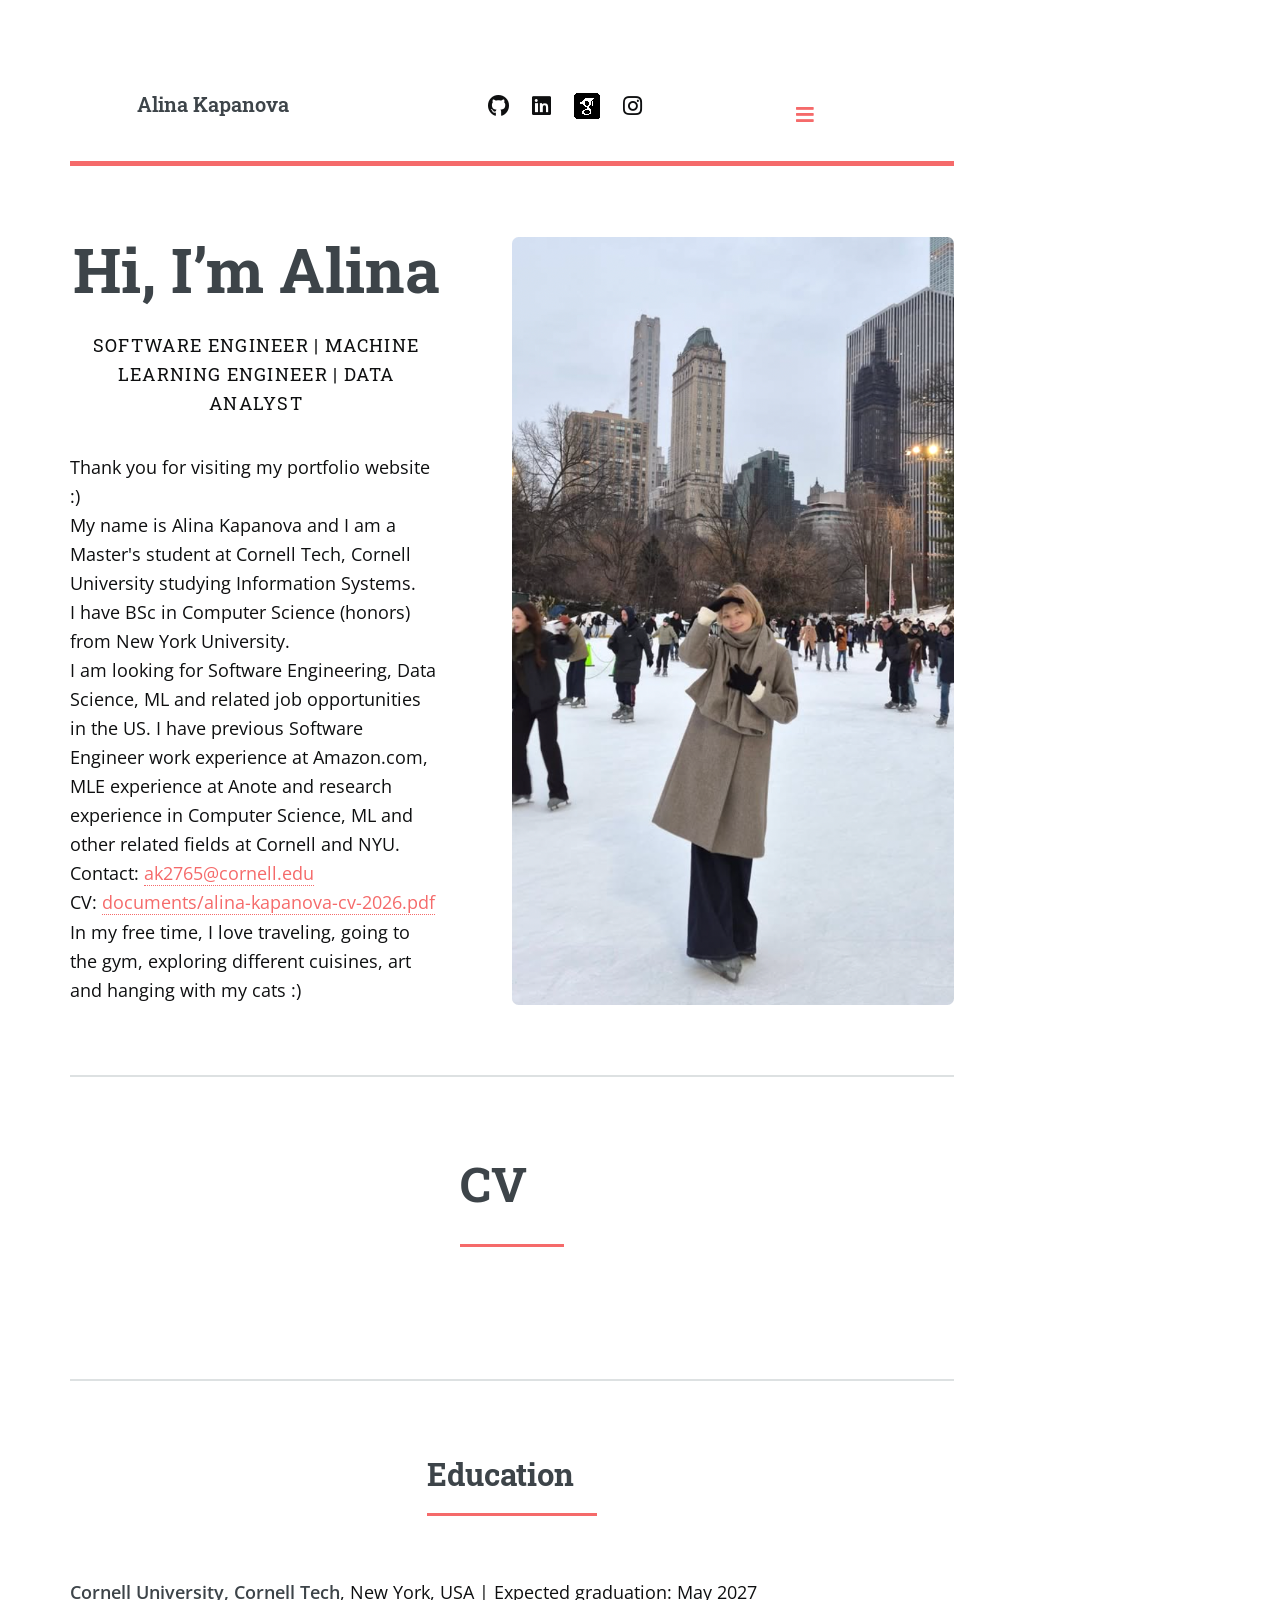
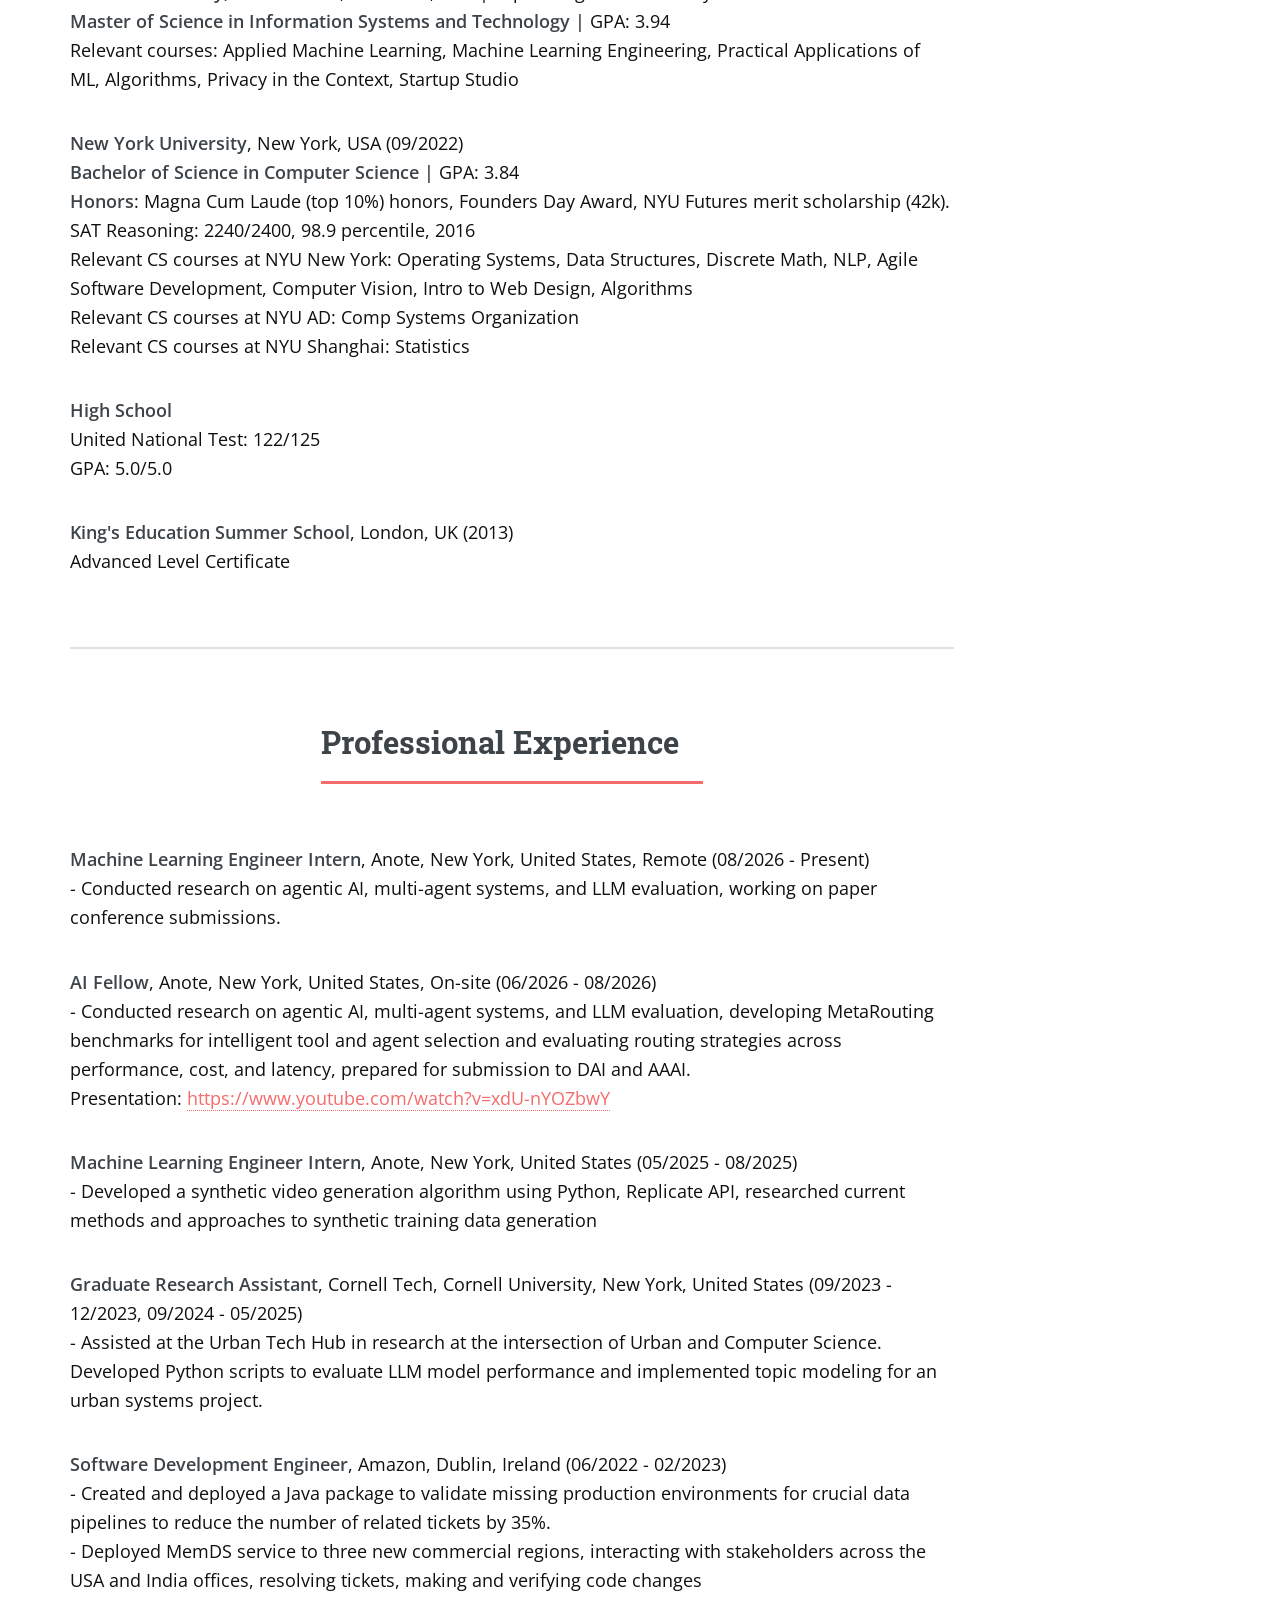
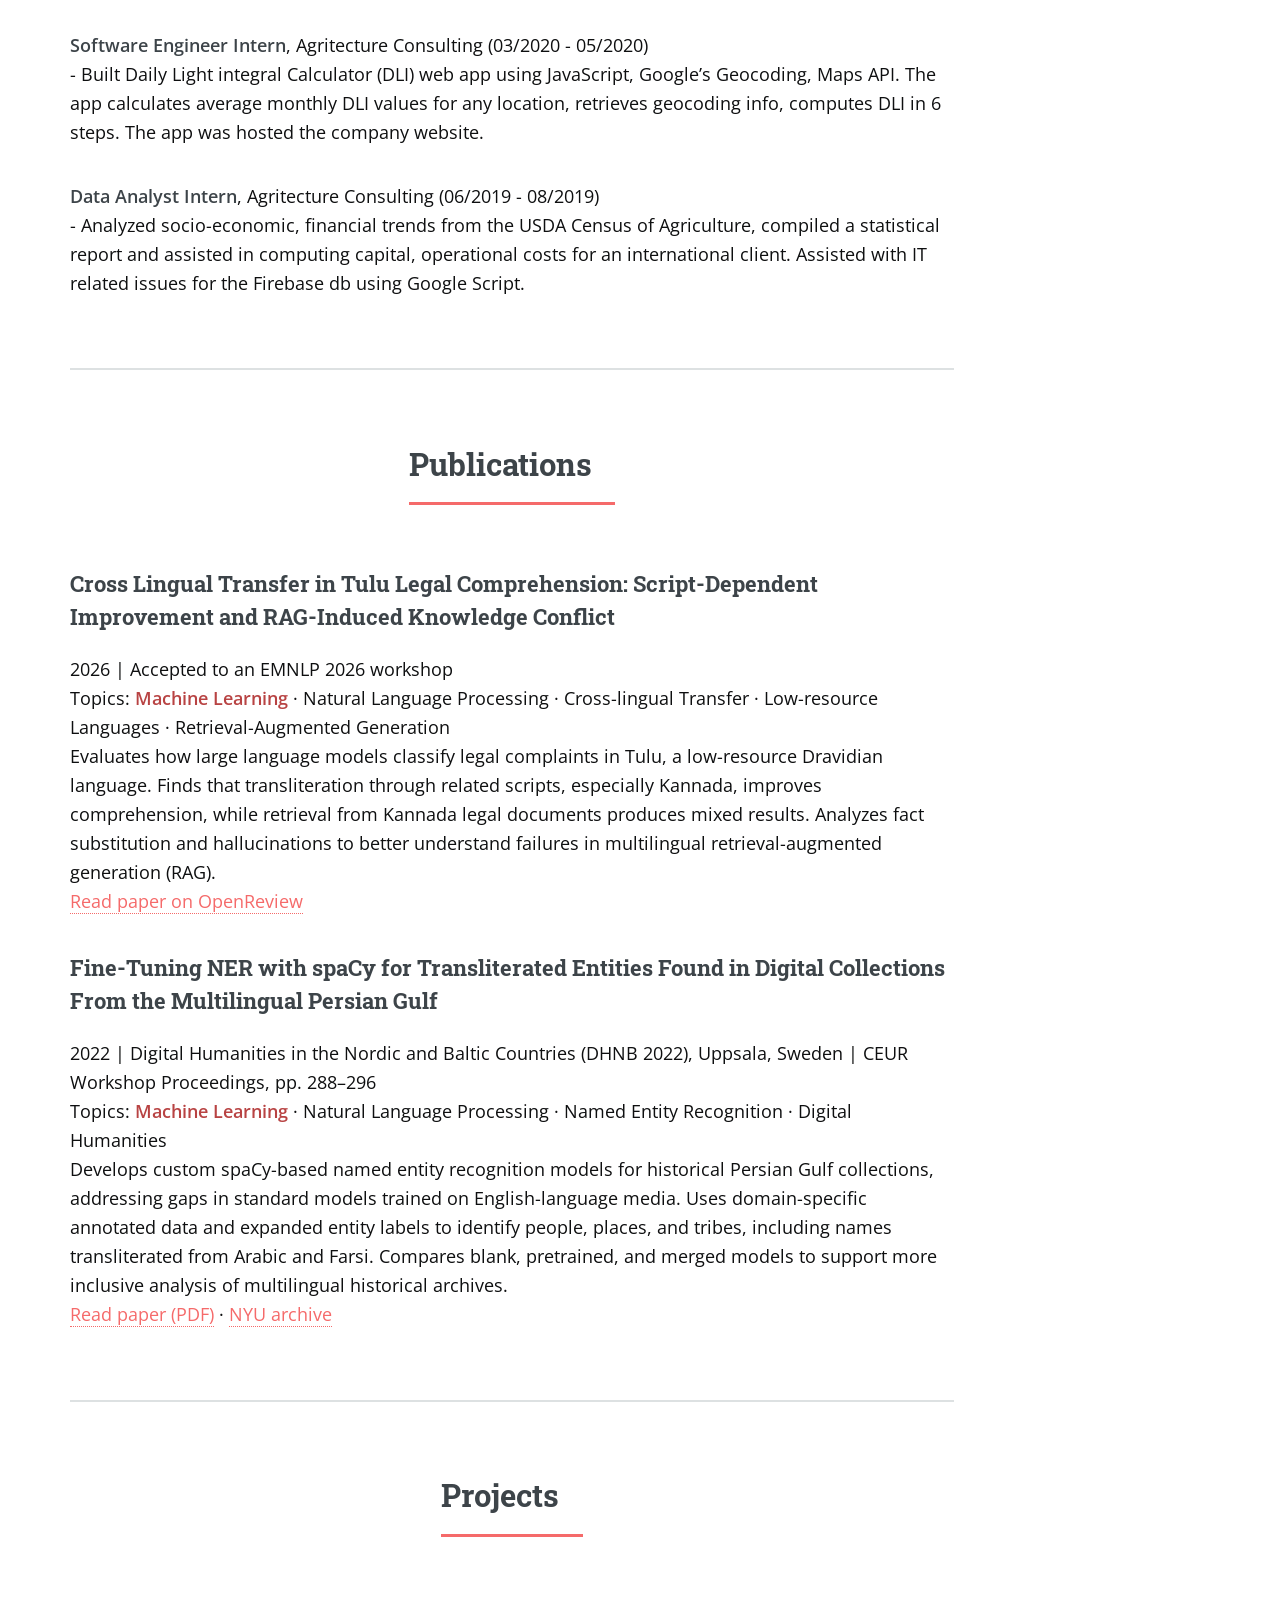
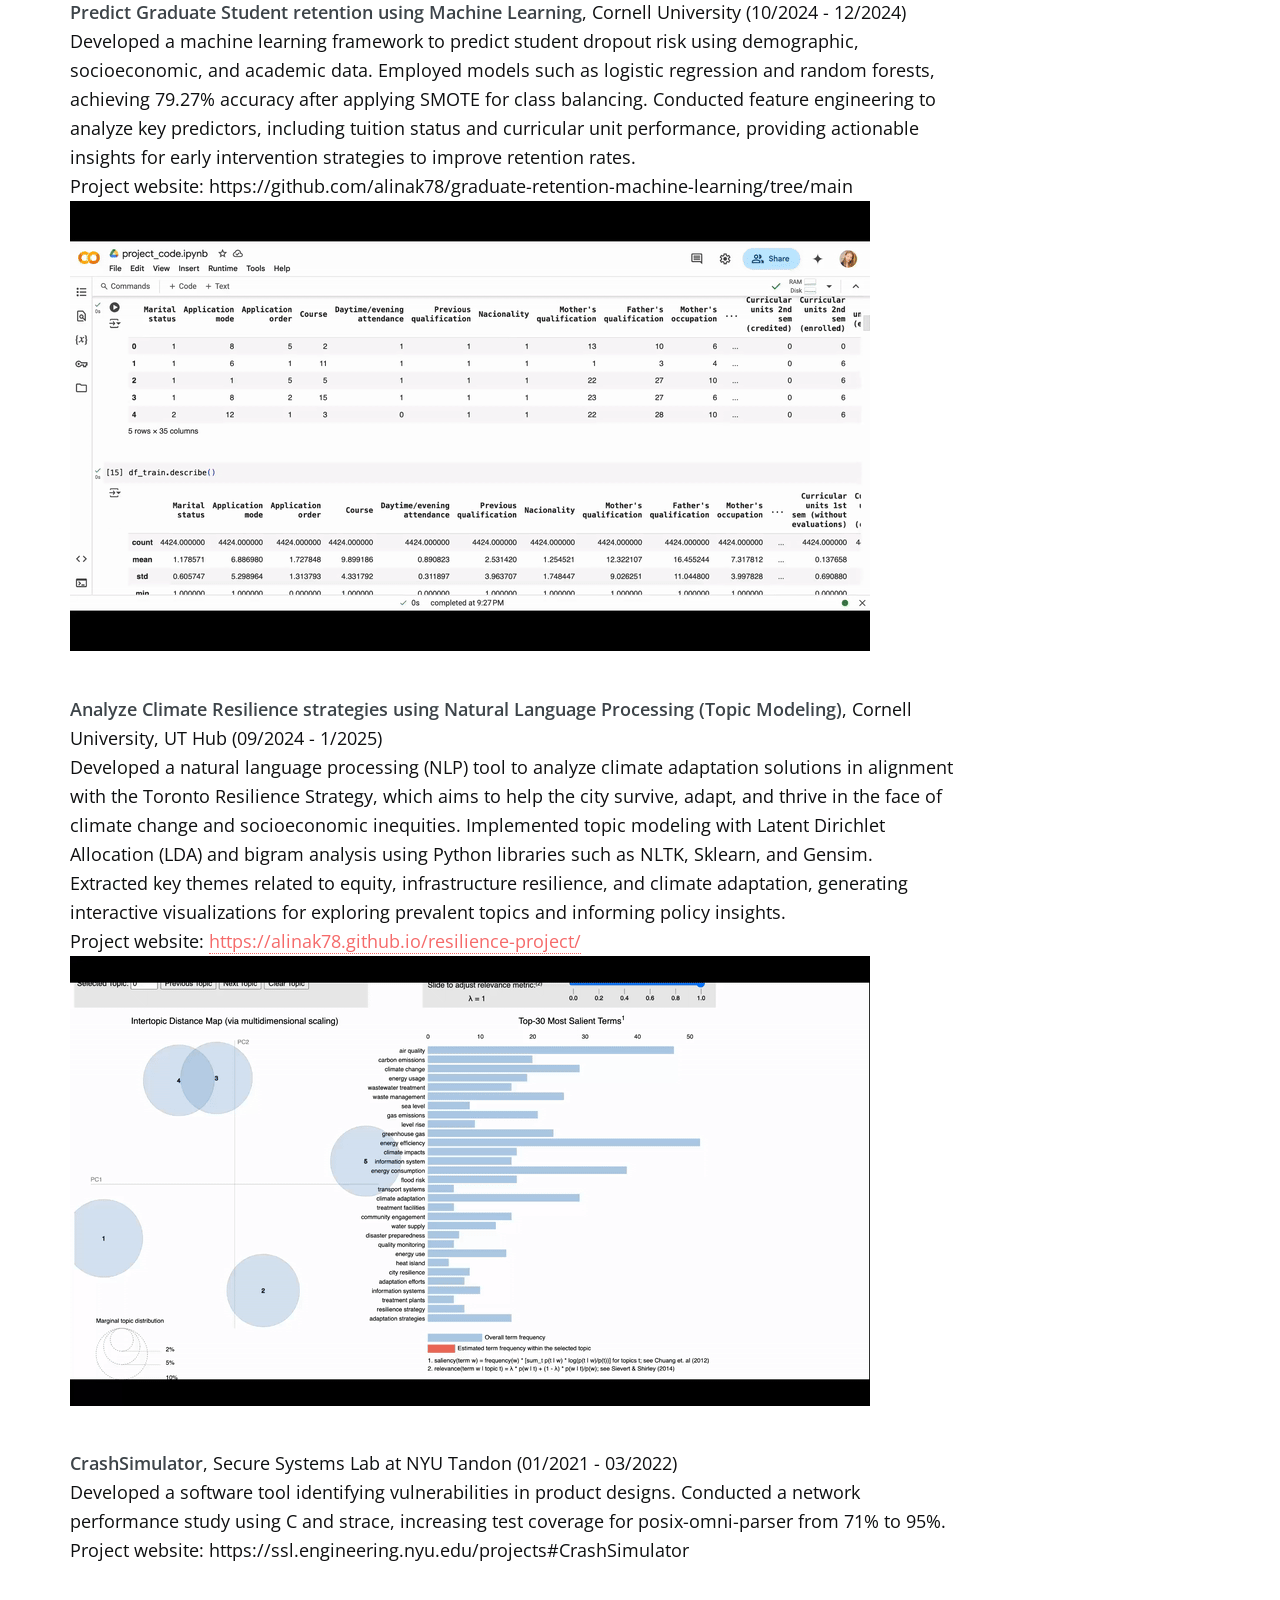
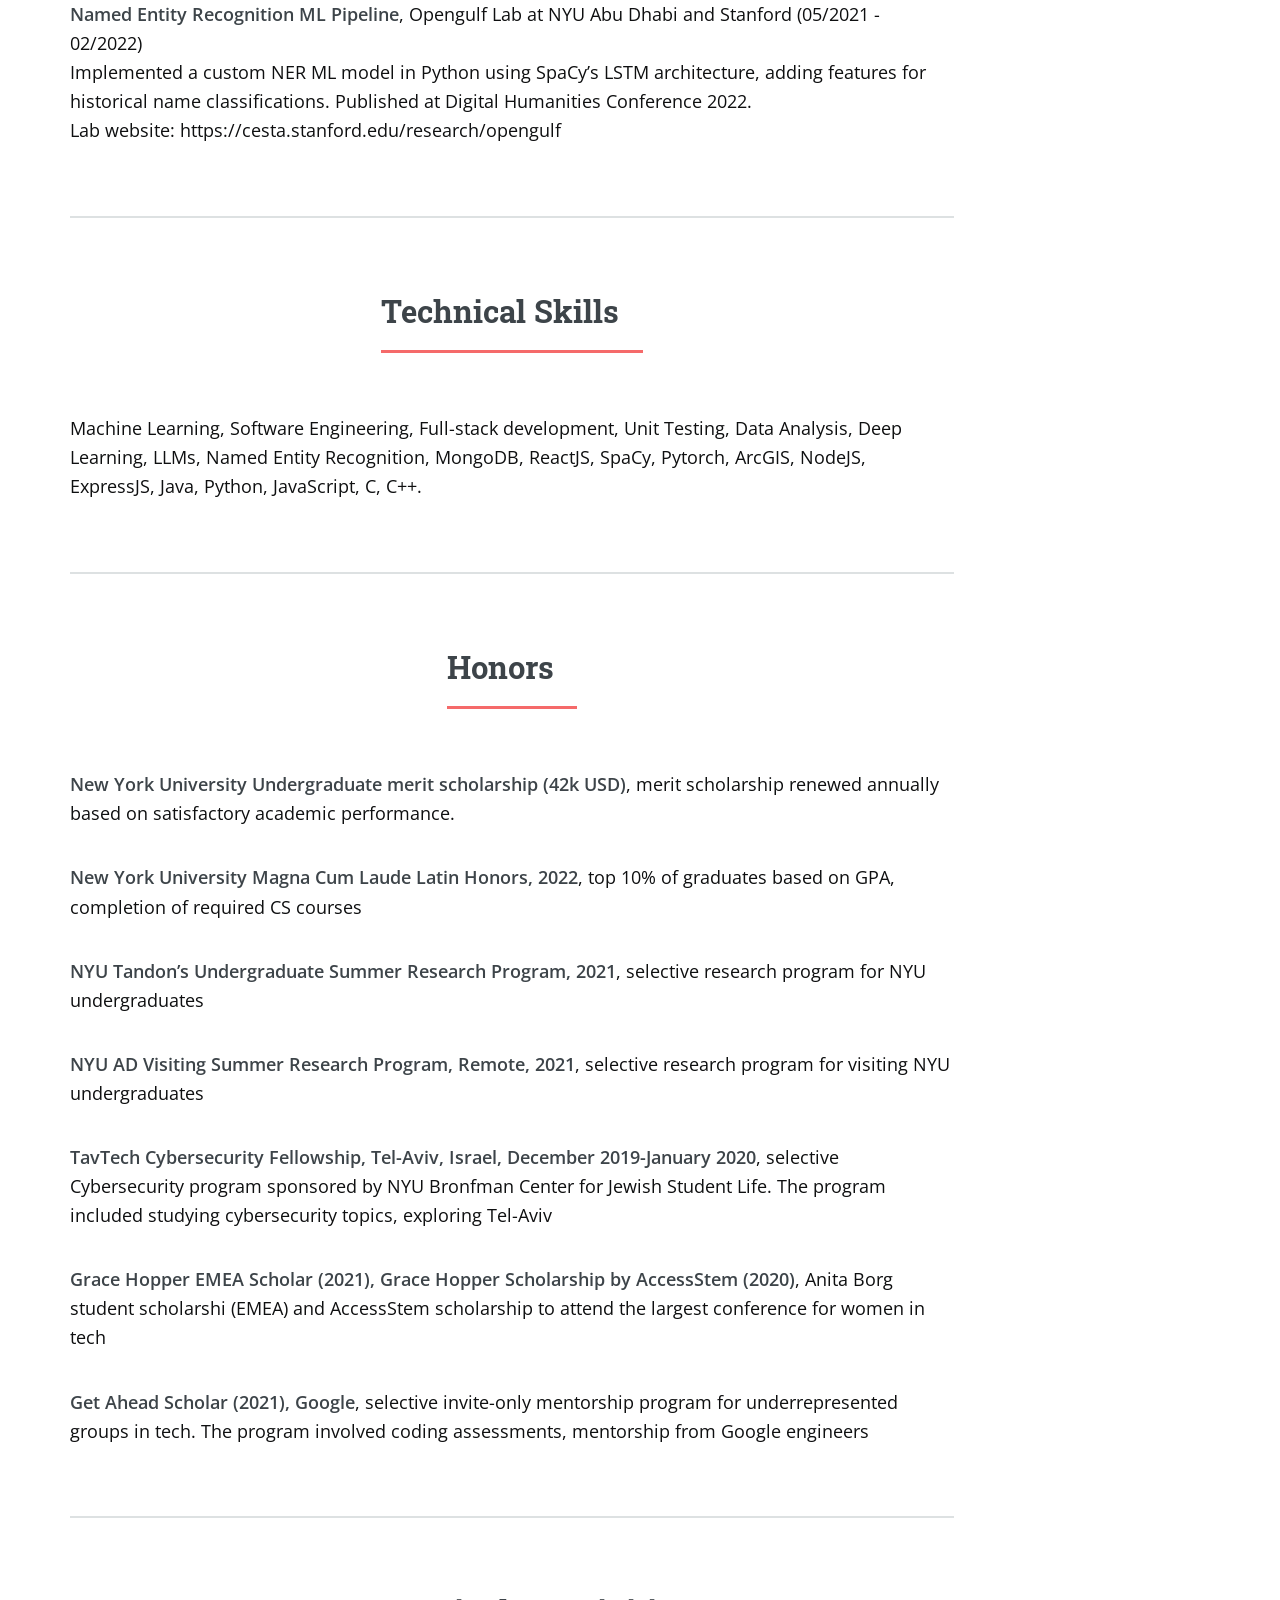
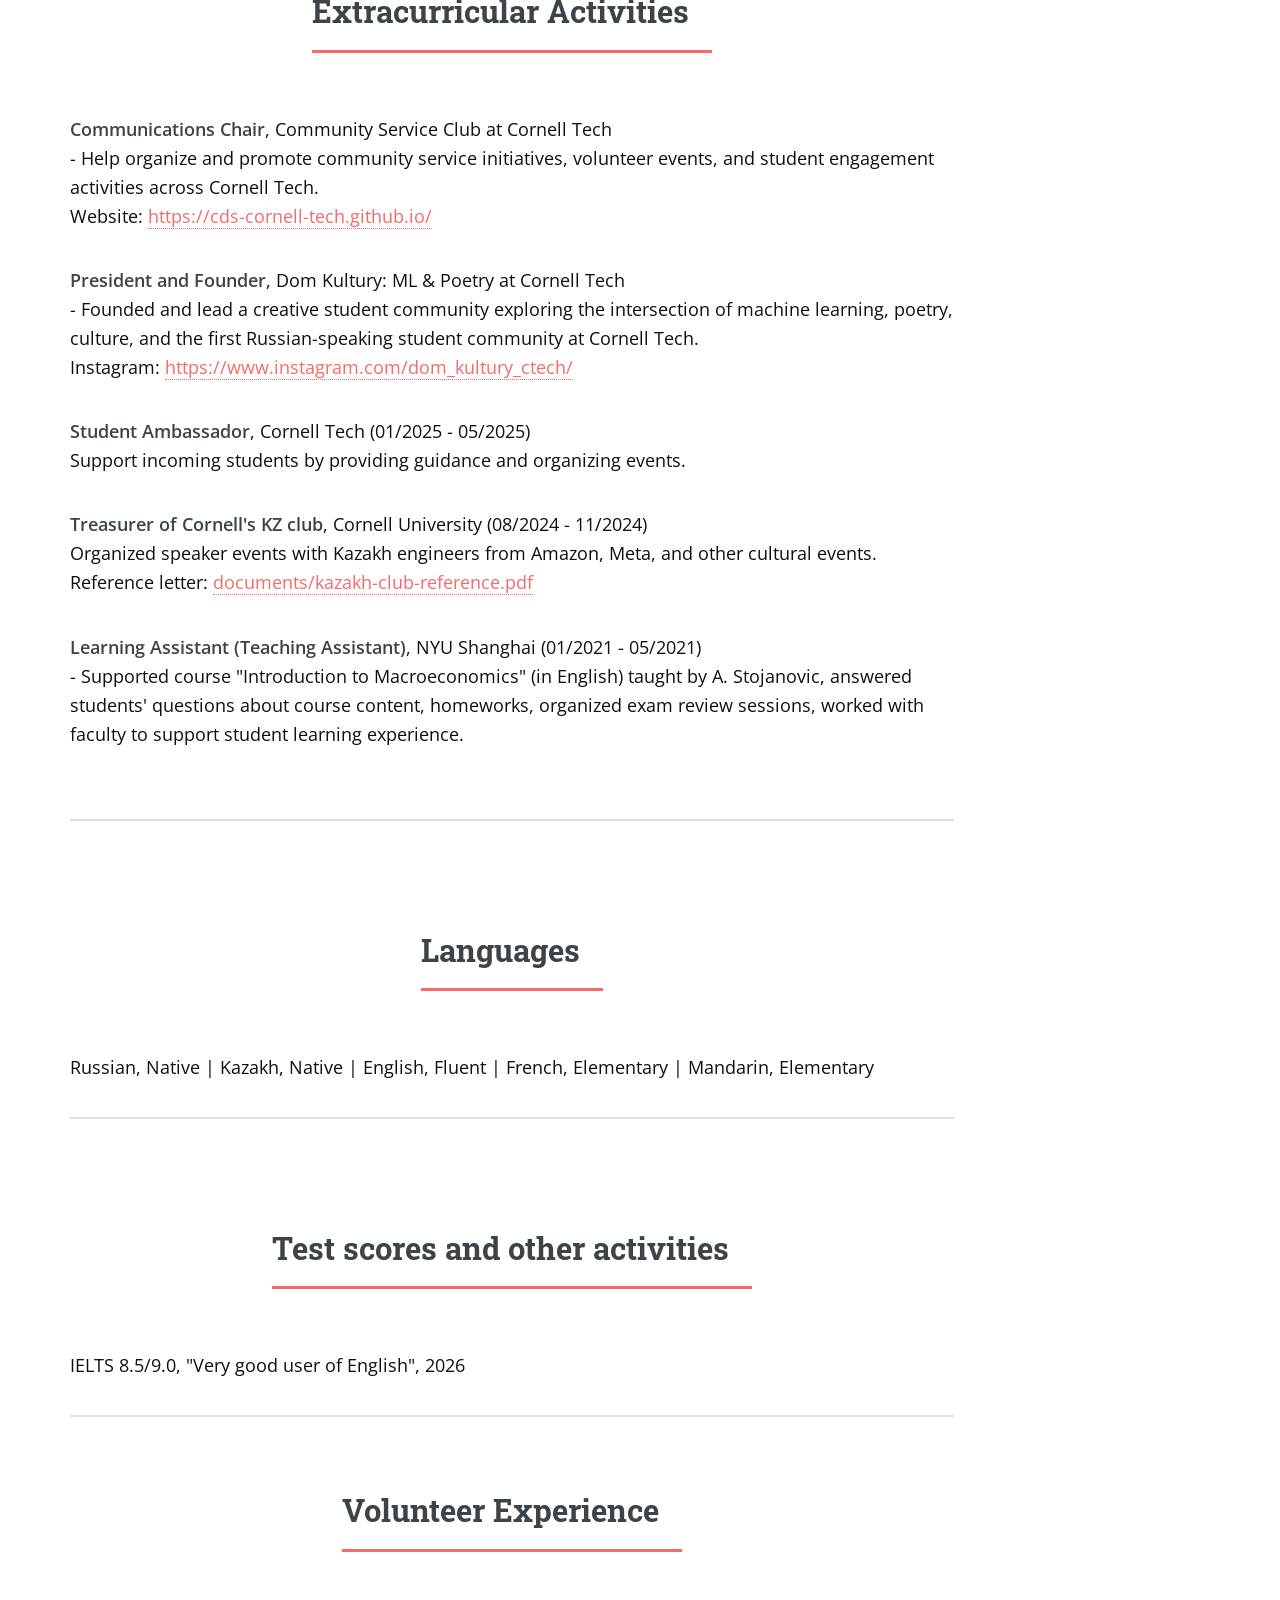
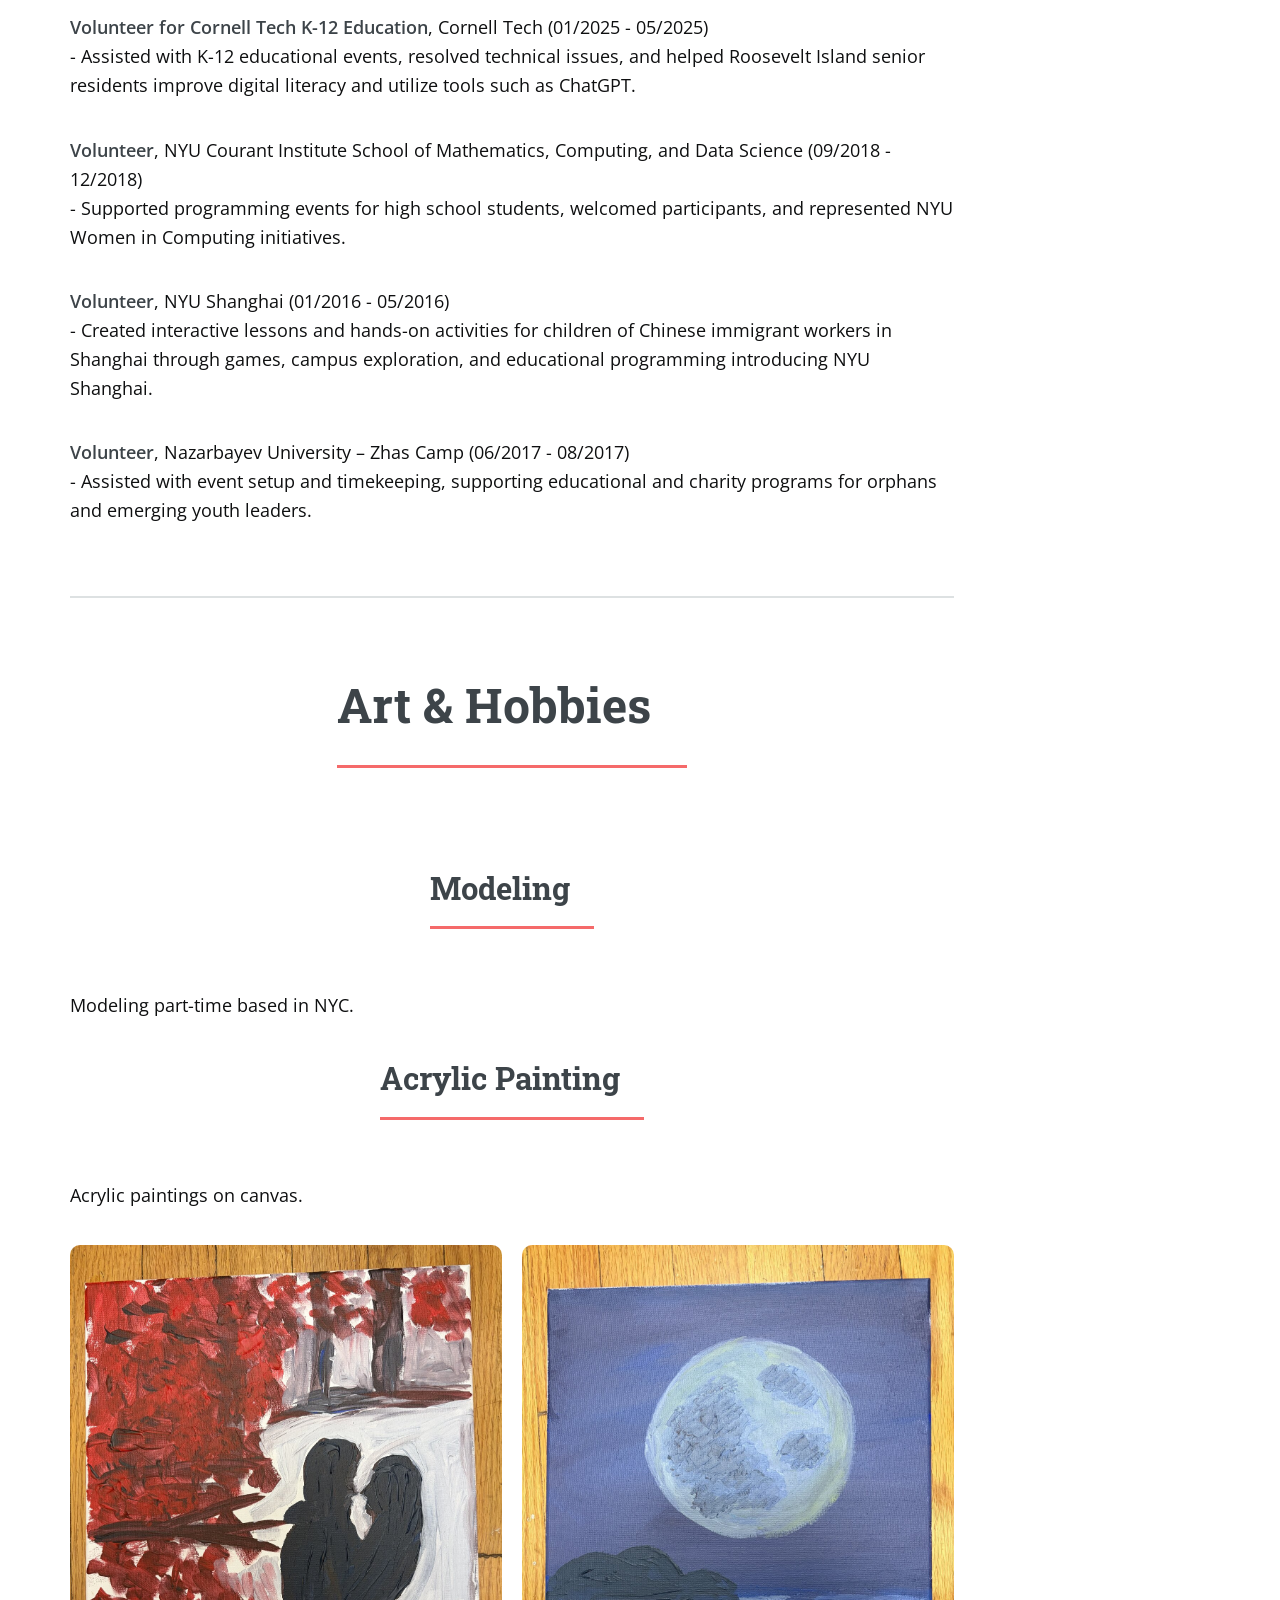
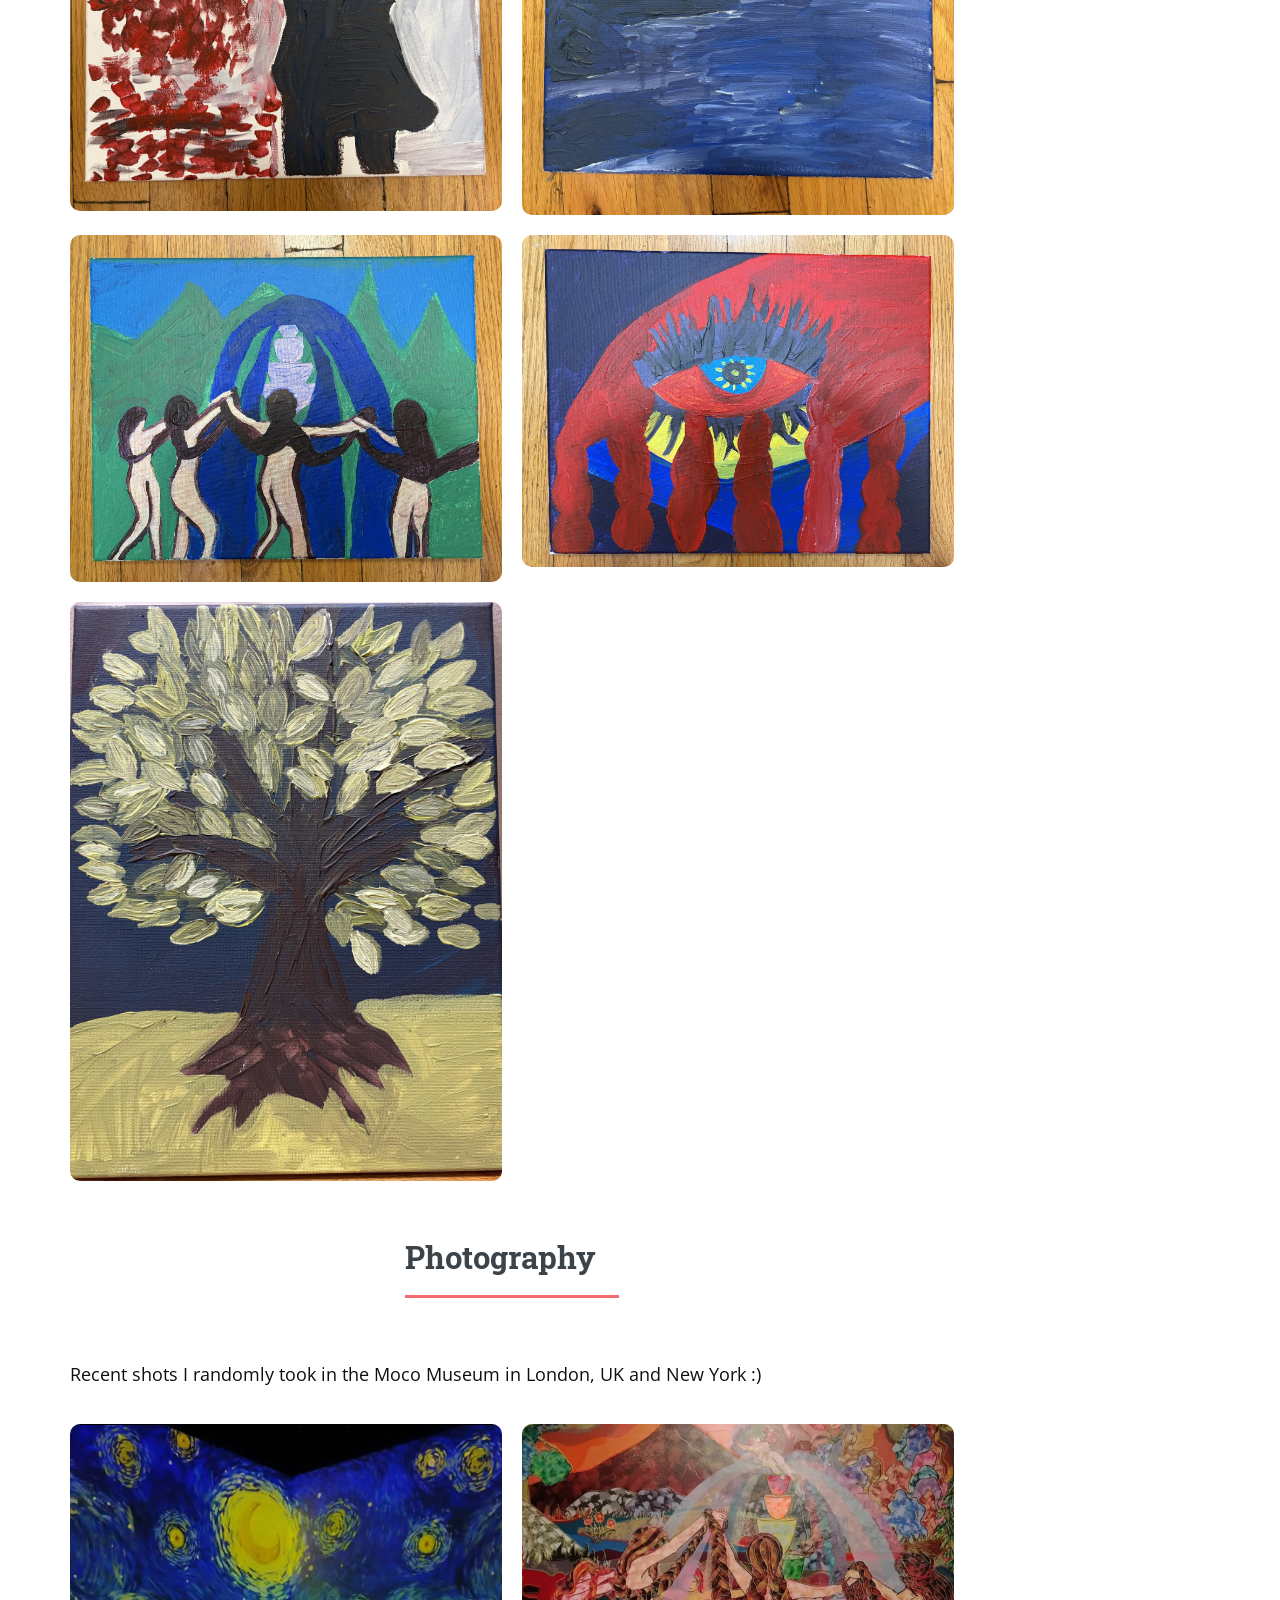
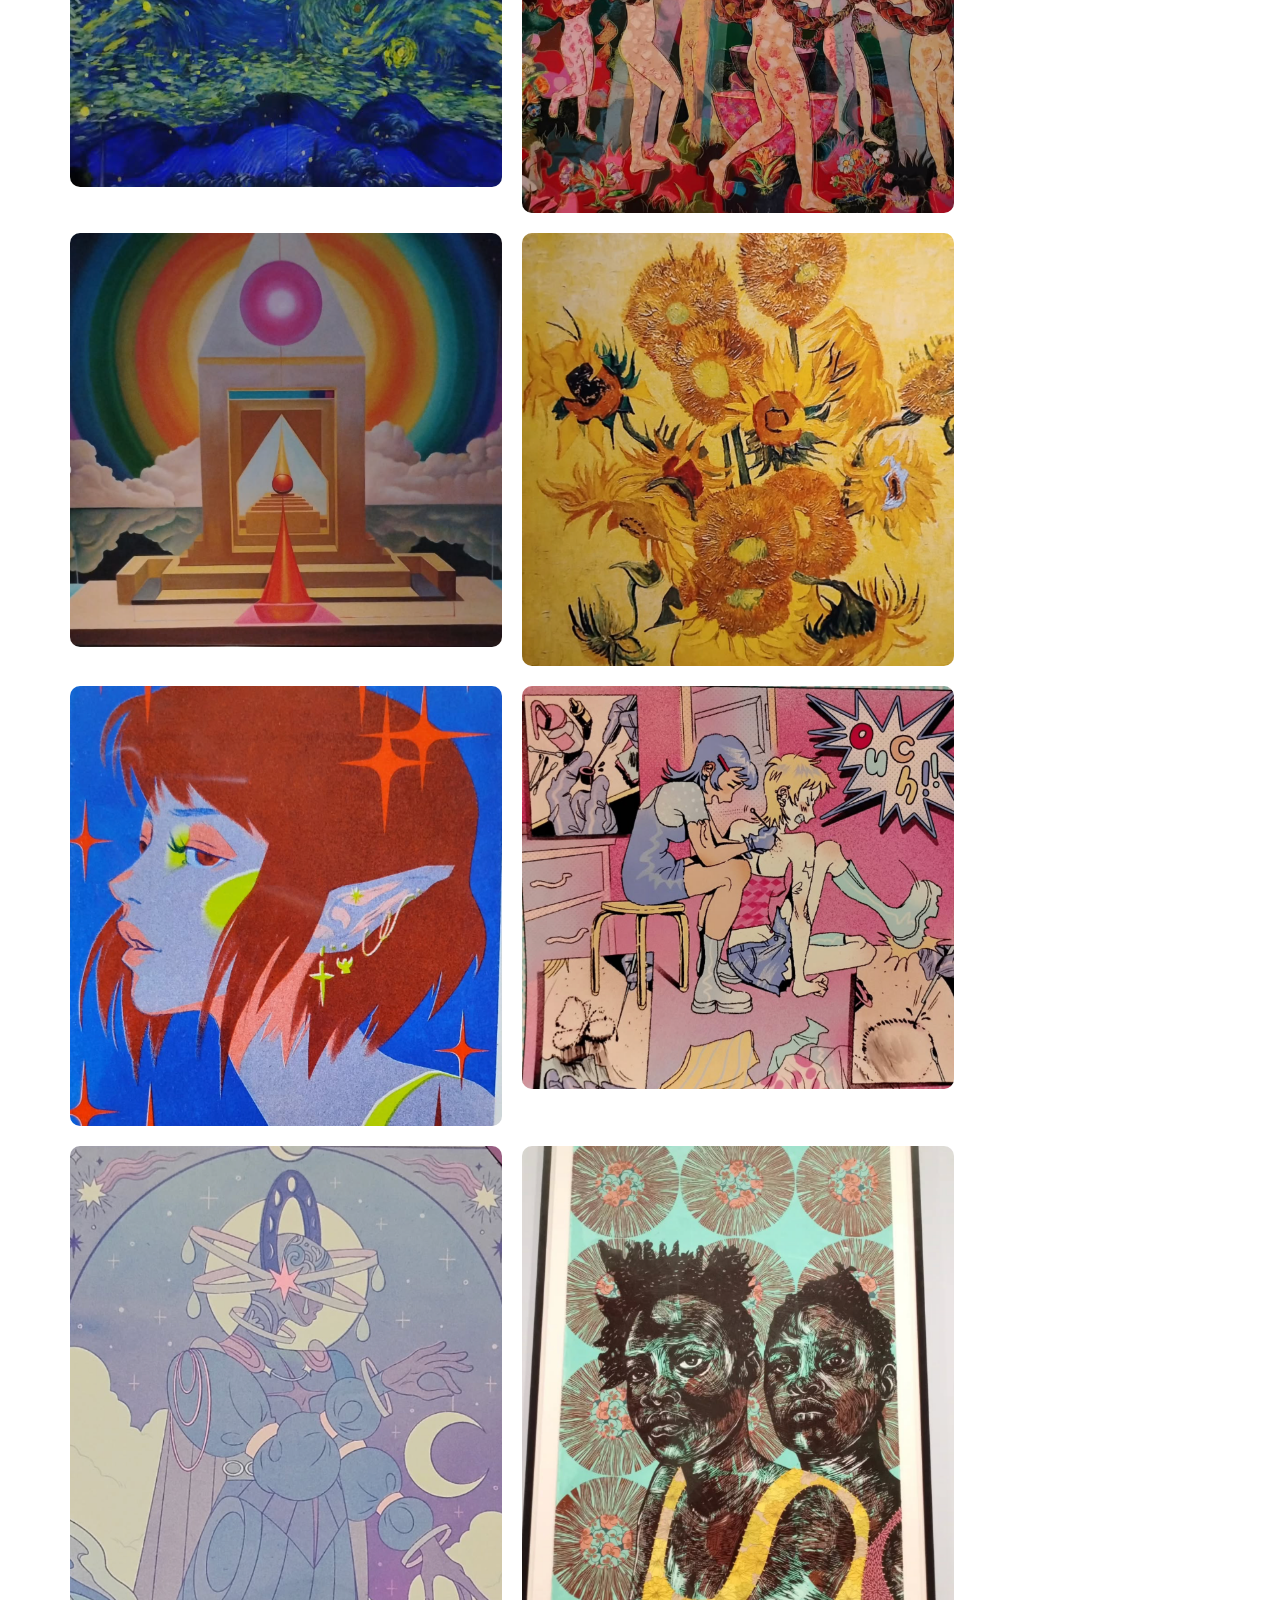
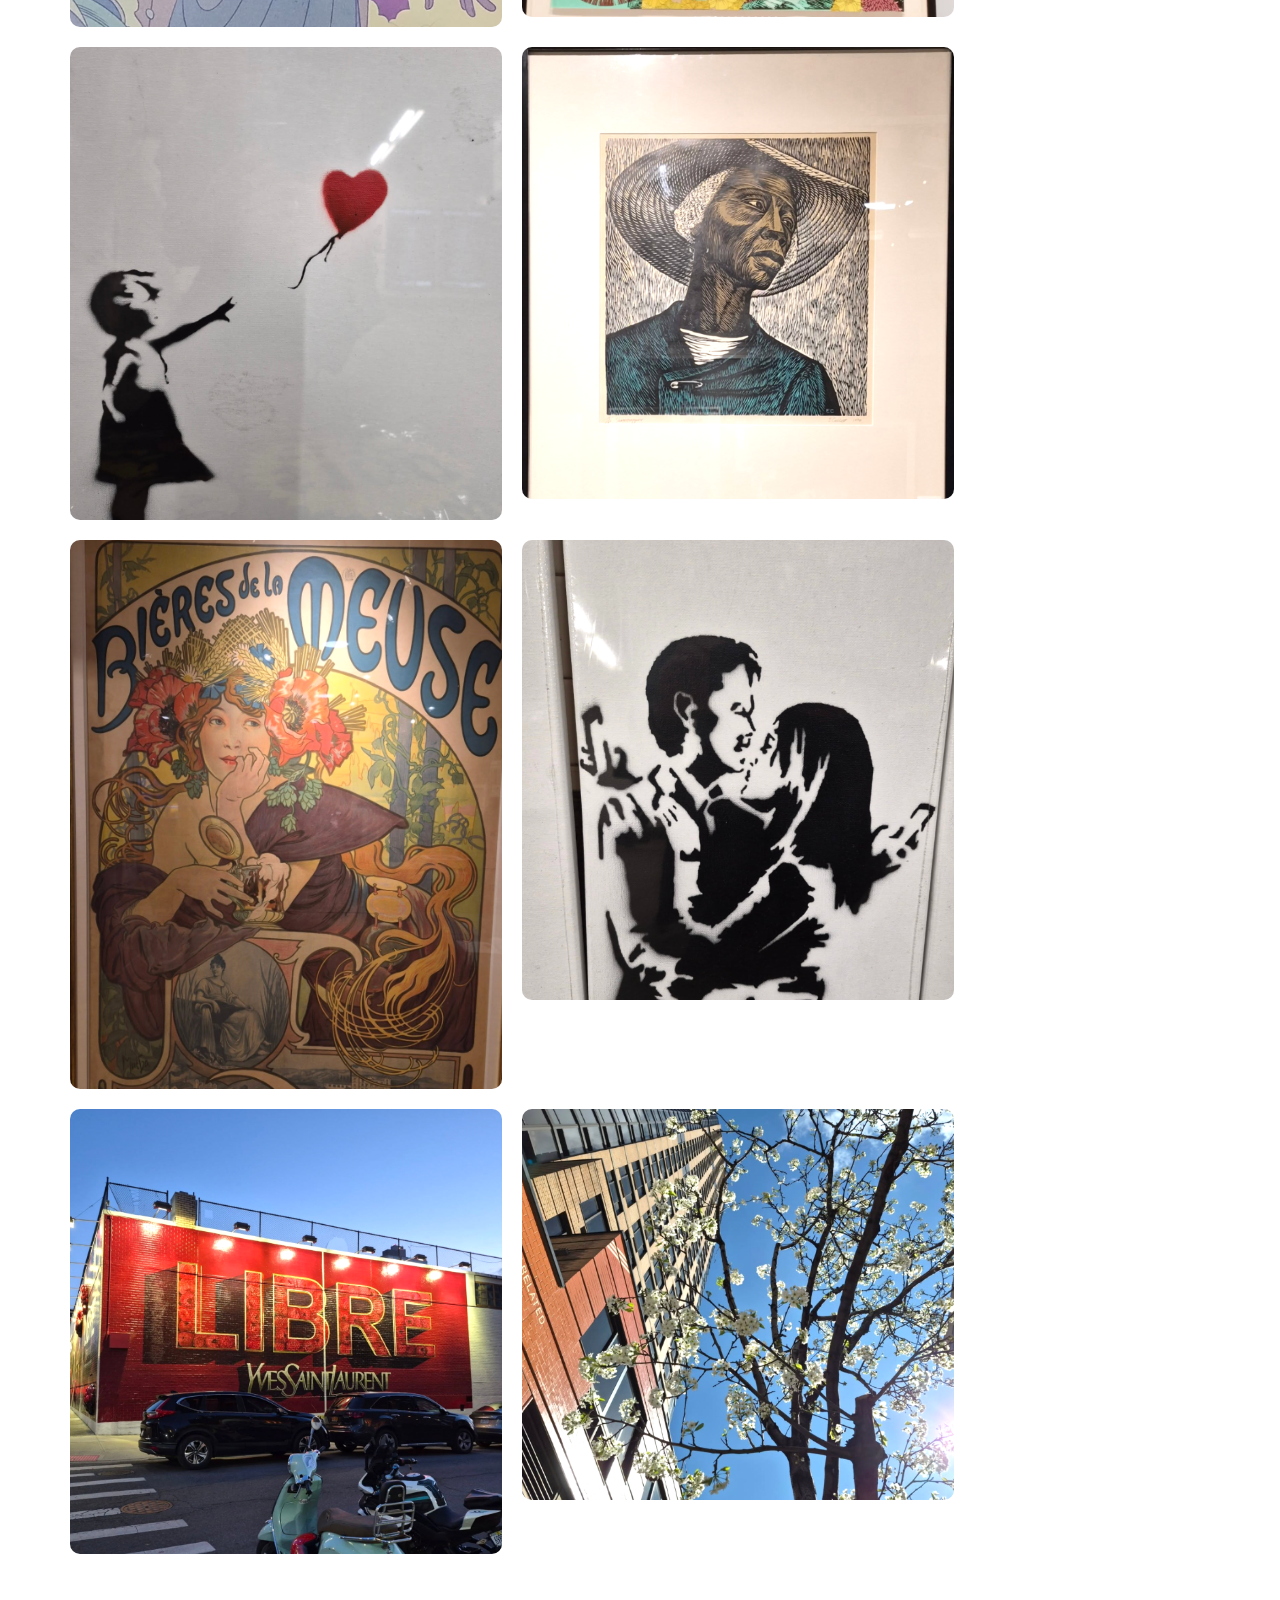
<file: index.html>
<!DOCTYPE HTML>
<html>
	<head>
		<title>Alina Kapanova</title>
		<meta charset="utf-8" />
		<meta name="viewport" content="width=device-width, initial-scale=1, user-scalable=no" />
		<link rel="stylesheet" href="assets/css/main.css" />
		<style>
			.image-grid {
				display: grid;
				grid-template-columns: repeat(2, 1fr);
				gap: 20px;
				justify-content: center;
			}
			.image-grid img {
				width: 100%;
				border-radius: 10px;
				height: auto;
				object-fit: cover;
			}
			#art-hobbies .image-grid + header.major {
				margin-top: 3em;
			}
			.site-menu {
				position: relative;
				margin-left: 1.5em;
				margin-right: 0;
			}
			.site-menu-toggle {
				align-items: center;
				background: transparent;
				border: 0;
				box-shadow: none;
				color: #3d4449;
				cursor: pointer;
				display: inline-flex;
				font-size: 1.15em;
				height: 2.75em;
				justify-content: center;
				padding: 0;
				width: 2.75em;
			}
			.site-menu-toggle:hover {
				color: #f56a6a;
			}
			.site-menu-links {
				background: #ffffff;
				border: solid 1px rgba(210, 215, 217, 0.75);
				border-radius: 6px;
				box-shadow: 0 0.75em 2em rgba(0, 0, 0, 0.08);
				display: none;
				list-style: none;
				margin: 0;
				min-width: 12em;
				padding: 0.5em 0;
				position: absolute;
				right: 0;
				top: 100%;
				z-index: 10;
			}
			.site-menu.open .site-menu-links {
				display: block;
			}
			.site-menu-links a {
				border-bottom: 0;
				color: #3d4449;
				display: block;
				font-family: "Roboto Slab", serif;
				font-size: 0.85em;
				padding: 0.65em 1em;
				text-transform: uppercase;
			}
			.site-menu-links a:hover {
				color: #f56a6a;
			}
			.scholar-icon img {
				filter: grayscale(1) brightness(0.7) contrast(1000);
				width: 1.5em;
				height: 1.5em;
				vertical-align: -0.3em;
			}
			#publications .publication-topic {
				color: #b84343;
			}
			header.section-title-large h2 {
				font-size: 2.75em;
			}
			@media screen and (max-width: 736px) {
				.site-menu {
					margin-right: 0.75em;
				}
				header.section-title-large h2 {
					font-size: 2.2em;
				}
			}
	</style>
	</head>
	<body class="is-preload" style="font-size: 110%;">

		<!-- Wrapper -->
			<div id="wrapper" >

				<!-- Main -->
					<div id="main">
						<div class="inner">

							<!-- Header -->
								<header id="header">
									<a href="index.html" class="logo"><strong>Alina Kapanova</strong></a>
									<ul class="icons">
										<li><a href="https://github.com/alinak78" class="icon brands fa-github"><span class="label">GitHub</span></a></li>
										<li><a href="https://www.linkedin.com/in/a-kapan/" class="icon brands fa-linkedin"><span class="label">LinkedIn</span></a></li>
										<li><a href="https://scholar.google.com/citations?user=kFugk7QAAAAJ&amp;hl=en" class="icon scholar-icon" aria-label="Google Scholar"><img src="images/google-scholar.png" alt="" width="20" height="20"><span class="label">Google Scholar</span></a></li>
									<li><a href="https://www.instagram.com/alinakapan78a/" class="icon brands fa-instagram"><span class="label">Instagram</span></a></li>
									</ul>
									<nav class="site-menu" aria-label="Primary navigation">
										<button class="site-menu-toggle icon solid fa-bars" type="button" aria-expanded="false" aria-controls="site-menu-links">
											<span class="label">Menu</span>
										</button>
										<ul class="site-menu-links" id="site-menu-links">
											<li><a href="#cv">CV</a></li>
											<li><a href="#art-hobbies">Art &amp; Hobbies</a></li>
										</ul>
									</nav>
								</header>

							<!-- About Me -->
								<section id="banner">
									<div class="content">
										<header>
											<h1>Hi, I’m Alina</h1>
											<p>Software Engineer | Machine Learning Engineer | Data Analyst </p>
										</header>
										<p>Thank you for visiting my portfolio website :) <br/> My name is Alina Kapanova and I am a Master's student at Cornell Tech, Cornell University studying Information Systems. <br/>
											I have BSc in Computer Science (honors) from New York University. <br/>
											I am looking for Software Engineering, Data Science, ML and related job opportunities in the US. I have previous Software Engineer work experience at Amazon.com, MLE experience at Anote and research experience in Computer Science, ML and other related fields at Cornell and NYU. <br/>
											Contact: <a href="mailto:ak2765@cornell.edu">ak2765@cornell.edu</a><br/>
											CV: <a href="documents/alina-kapanova-cv-2026.pdf">documents/alina-kapanova-cv-2026.pdf</a><br/>
										In my free time, I love traveling, going to the gym, exploring different cuisines, art and hanging with my cats :)  </p>
									</p>
									</div>
									<span class="image object">
										<img  src="profile.png" alt="Alina Kapanova" />
								</span>
								</section>

							<!-- CV -->
								<section id="cv">
									<header class="major section-title-large">
										<h2>CV</h2>
									</header>
								</section>

							<!-- Education -->
								<section>
									<header class="major">
										<h2>Education</h2>
									</header>
									<p><strong>Cornell University, Cornell Tech</strong>, New York, USA | Expected graduation: May 2027 <br>
										<b>Master of Science in Information Systems and Technology</b> | GPA: 3.94 <br/> 
										Relevant courses: Applied Machine Learning, Machine Learning Engineering, Practical Applications of ML, Algorithms, Privacy in the Context, Startup Studio <br/> 
									</p>
									
									<p><strong>New York University</strong>, New York, USA (09/2022)<br>
										<b>Bachelor of Science in Computer Science</b> | GPA: 3.84 <br/>
									<b>Honors</b>: Magna Cum Laude (top 10%) honors, Founders Day Award, NYU Futures merit scholarship (42k). <br/>
									SAT Reasoning: 2240/2400, 98.9 percentile, 2016 <br/>
									Relevant CS courses at NYU New York: Operating Systems, Data Structures, Discrete Math, NLP, Agile Software Development, Computer Vision, Intro to Web Design, Algorithms <br/> 
									Relevant CS courses at NYU AD: Comp Systems Organization <br/> 
									Relevant CS courses at NYU Shanghai: Statistics </p>

									<p><strong>High School</strong><br>
										United National Test: 122/125 <br/>
										GPA: 5.0/5.0
									</p>

									<p><strong>King's Education Summer School</strong>, London, UK (2013)<br>
										Advanced Level Certificate
									</p>

								</section>

							<!-- Experience -->
								<section>
									<header class="major">
										<h2>Professional Experience</h2>
									</header>
									<p><strong>Machine Learning Engineer Intern</strong>, Anote, New York, United States, Remote (08/2026 - Present)<br>- Conducted research on agentic AI, multi-agent systems, and LLM evaluation, working on paper conference submissions.</p>
									<p><strong>AI Fellow</strong>, Anote, New York, United States, On-site (06/2026 - 08/2026)<br>- Conducted research on agentic AI, multi-agent systems, and LLM evaluation, developing MetaRouting benchmarks for intelligent tool and agent selection and evaluating routing strategies across performance, cost, and latency, prepared for submission to DAI and AAAI.<br>Presentation: <a href="https://www.youtube.com/watch?v=xdU-nYOZbwY">https://www.youtube.com/watch?v=xdU-nYOZbwY</a></p>
									<p><strong>Machine Learning Engineer Intern</strong>, Anote, New York, United States (05/2025 - 08/2025)<br>- Developed a synthetic video generation algorithm using Python, Replicate API, researched current methods and approaches to synthetic training data generation</p>
									<p><strong>Graduate Research Assistant</strong>, Cornell Tech, Cornell University, New York, United States (09/2023 - 12/2023, 09/2024 - 05/2025)<br>- Assisted at the Urban Tech Hub in research at the intersection of Urban and Computer Science. Developed Python scripts to evaluate LLM model performance and implemented topic modeling for an urban systems project.</p>
									<p><strong>Software Development Engineer</strong>, Amazon, Dublin, Ireland (06/2022 - 02/2023)<br>- Created and deployed a Java package to validate missing production environments for crucial data pipelines to reduce the number of related tickets by 35%.
										<br/>- Deployed MemDS service to three new commercial regions, interacting with stakeholders across the USA and India offices, resolving tickets, making and verifying code changes</p>
									<p><strong>Software Engineer Intern</strong>, Agritecture Consulting (03/2020 - 05/2020)<br>- Built Daily Light integral Calculator (DLI) web app using JavaScript, Google’s Geocoding, Maps API. The app calculates average monthly DLI values for any location, retrieves geocoding info, computes DLI in 6 steps. The app was hosted  the company website.
									</p>
									<p><strong>Data Analyst Intern</strong>, Agritecture Consulting (06/2019 - 08/2019)<br>- Analyzed socio-economic, financial trends from the USDA Census of Agriculture, compiled a statistical report and assisted in computing capital, operational costs for an international client. Assisted with IT related issues for the Firebase db using Google Script.</p>

								</section>

							<!-- Publications -->
								<section id="publications" aria-labelledby="publications-heading">
									<header class="major">
										<h2 id="publications-heading">Publications</h2>
									</header>
									<article>
										<h3><a href="https://openreview.net/forum?id=2hoq4EUdbP">Cross Lingual Transfer in Tulu Legal Comprehension: Script-Dependent Improvement and RAG-Induced Knowledge Conflict</a></h3>
										<p>2026 | Accepted to an EMNLP 2026 workshop<br>
										Topics: <strong class="publication-topic">Machine Learning</strong> &middot; Natural Language Processing &middot; Cross-lingual Transfer &middot; Low-resource Languages &middot; Retrieval-Augmented Generation<br>
										Evaluates how large language models classify legal complaints in Tulu, a low-resource Dravidian language. Finds that transliteration through related scripts, especially Kannada, improves comprehension, while retrieval from Kannada legal documents produces mixed results. Analyzes fact substitution and hallucinations to better understand failures in multilingual retrieval-augmented generation (RAG).<br>
										<a href="https://openreview.net/forum?id=2hoq4EUdbP">Read paper on OpenReview</a></p>
									</article>
									<article>
										<h3><a href="https://ceur-ws.org/Vol-3232/paper27.pdf">Fine-Tuning NER with spaCy for Transliterated Entities Found in Digital Collections From the Multilingual Persian Gulf</a></h3>
										<p>2022 | Digital Humanities in the Nordic and Baltic Countries (DHNB 2022), Uppsala, Sweden | CEUR Workshop Proceedings, pp. 288–296<br>
										Topics: <strong class="publication-topic">Machine Learning</strong> &middot; Natural Language Processing &middot; Named Entity Recognition &middot; Digital Humanities<br>
										Develops custom spaCy-based named entity recognition models for historical Persian Gulf collections, addressing gaps in standard models trained on English-language media. Uses domain-specific annotated data and expanded entity labels to identify people, places, and tribes, including names transliterated from Arabic and Farsi. Compares blank, pretrained, and merged models to support more inclusive analysis of multilingual historical archives.<br>
										<a href="https://ceur-ws.org/Vol-3232/paper27.pdf">Read paper (PDF)</a> &middot; <a href="https://archive.nyu.edu/handle/2451/63943">NYU archive</a></p>
									</article>
								</section>

							<!-- Projects -->
								<section>
									<header class="major">
										<h2>Projects</h2>
									</header>
									
									<p><strong>Predict Graduate Student retention using Machine Learning</strong>, Cornell University (10/2024 - 12/2024)<br>Developed a machine learning framework to predict student dropout risk using demographic, socioeconomic, and academic data. Employed models such as logistic regression and random forests, achieving 79.27% accuracy after applying SMOTE for class balancing. Conducted feature engineering to analyze key predictors, including tuition status and curricular unit performance, providing actionable insights for early intervention strategies to improve retention rates.<br> Project website: https://github.com/alinak78/graduate-retention-machine-learning/tree/main</br><img src="images/notebook.gif"/><br></p>
									<p><strong>Analyze Climate Resilience strategies using Natural Language Processing (Topic Modeling)</strong>, Cornell University, UT Hub (09/2024 - 1/2025)<br>Developed a natural language processing (NLP) tool to analyze climate adaptation solutions in alignment with the Toronto Resilience Strategy, which aims to help the city survive, adapt, and thrive in the face of climate change and socioeconomic inequities. Implemented topic modeling with Latent Dirichlet Allocation (LDA) and bigram analysis using Python libraries such as NLTK, Sklearn, and Gensim. Extracted key themes related to equity, infrastructure resilience, and climate adaptation, generating interactive visualizations for exploring prevalent topics and informing policy insights. <br> Project website: <a href="resilience-project/">https://alinak78.github.io/resilience-project/</a></br><img src="images/topic_model.gif"/><br></p>
									<p><strong>CrashSimulator</strong>, Secure Systems Lab at NYU Tandon (01/2021 - 03/2022)<br>Developed a software tool identifying vulnerabilities in product designs. Conducted a network performance study using C and strace, increasing test coverage for posix-omni-parser from 71% to 95%. <br> Project website: https://ssl.engineering.nyu.edu/projects#CrashSimulator</p>
									<p><strong>Named Entity Recognition ML Pipeline</strong>, Opengulf Lab at NYU Abu Dhabi and Stanford (05/2021 - 02/2022)<br>Implemented a custom NER ML model in Python using SpaCy’s LSTM architecture, adding features for historical name classifications. Published at Digital Humanities Conference 2022. <br> Lab website: https://cesta.stanford.edu/research/opengulf</p>
								</section>

								<!-- Technical Skills -->
								<section>
									<header class="major">
										<h2>Technical Skills</h2>
									</header>
									<p>Machine Learning, Software Engineering, Full-stack development, Unit Testing, Data Analysis, Deep Learning, LLMs, Named Entity Recognition, MongoDB, ReactJS, SpaCy, Pytorch, ArcGIS, NodeJS, ExpressJS, Java, Python, JavaScript, C, C++.</p>
								</section>

							<!-- Honors -->
							<section>
								<header class="major">
									<h2>Honors</h2>
								</header>
								<p><strong>New York University Undergraduate merit scholarship (42k USD)</strong>, merit scholarship renewed annually based on satisfactory academic performance.</br>
								<p><strong>New York University Magna Cum Laude Latin Honors, 2022</strong>, top 10% of graduates based on GPA, completion of required CS courses </br>
								<p><strong>NYU Tandon’s Undergraduate Summer Research Program, 2021</strong>, selective research program for NYU undergraduates</br>
								<p><strong>NYU AD Visiting Summer Research Program, Remote, 2021</strong>, selective research program for visiting NYU undergraduates</br>
								<p><strong>TavTech Cybersecurity Fellowship, Tel-Aviv, Israel, December 2019-January 2020</strong>, selective Cybersecurity program sponsored by NYU Bronfman Center for Jewish Student Life. The program included studying cybersecurity topics, exploring Tel-Aviv</br>
								<p><strong>Grace Hopper EMEA Scholar (2021), Grace Hopper Scholarship by AccessStem (2020)</strong>, Anita Borg student scholarshi (EMEA) and AccessStem scholarship to attend the largest conference for women in tech</br>
								<p><strong>Get Ahead Scholar (2021), Google</strong>, selective invite-only mentorship program for underrepresented groups in tech. The program involved coding assessments, mentorship from Google engineers</p>

			
							</section>



							<!-- Extracurricular Activities -->
								<section>
									<header class="major">
										<h2>Extracurricular Activities</h2>
									</header>
									<p><strong>Communications Chair</strong>, Community Service Club at Cornell Tech<br>- Help organize and promote community service initiatives, volunteer events, and student engagement activities across Cornell Tech.<br>Website: <a href="https://cds-cornell-tech.github.io/">https://cds-cornell-tech.github.io/</a></p>
									<p><strong>President and Founder</strong>, Dom Kultury: ML &amp; Poetry at Cornell Tech<br>- Founded and lead a creative student community exploring the intersection of machine learning, poetry, culture, and the first Russian-speaking student community at Cornell Tech.<br>Instagram: <a href="https://www.instagram.com/dom_kultury_ctech/">https://www.instagram.com/dom_kultury_ctech/</a></p>
									<p><strong>Student Ambassador</strong>, Cornell Tech (01/2025 - 05/2025)<br> Support incoming students by providing guidance and organizing events. </p>
									<p><strong>Treasurer of Cornell's KZ club</strong>, Cornell University (08/2024 - 11/2024)<br> Organized speaker events with Kazakh engineers from Amazon, Meta, and other cultural events.<br>Reference letter: <a href="documents/kazakh-club-reference.pdf">documents/kazakh-club-reference.pdf</a></p>
									<p><strong>Learning Assistant (Teaching Assistant)</strong>, NYU Shanghai (01/2021 - 05/2021)<br>- Supported course "Introduction to Macroeconomics" (in English) taught by A. Stojanovic, answered students' questions about course content, homeworks, organized exam review sessions, worked with faculty to support student learning experience.</p>
								</section>



								<section></section>
									<header class="major">
										<h2>Languages</h2>
									</header>
									<p>Russian, Native | Kazakh, Native | English, Fluent | French, Elementary | Mandarin, Elementary </p>
								</section>

								<section></section>
									<header class="major">
										<h2>Test scores and other activities</h2>
									</header>
									<p>IELTS 8.5/9.0, "Very good user of English", 2026</p>
								</section>

							<section>
	<header class="major">
		<h2>Volunteer Experience</h2>
	</header>

	<p><strong>Volunteer for Cornell Tech K-12 Education</strong>, Cornell Tech (01/2025 - 05/2025)<br>
	- Assisted with K-12 educational events, resolved technical issues, and helped Roosevelt Island senior residents improve digital literacy and utilize tools such as ChatGPT.</p>

	<p><strong>Volunteer</strong>, NYU Courant Institute School of Mathematics, Computing, and Data Science (09/2018 - 12/2018)<br>
	- Supported programming events for high school students, welcomed participants, and represented NYU Women in Computing initiatives.</p>

	<p><strong>Volunteer</strong>, NYU Shanghai (01/2016 - 05/2016)<br>
	- Created interactive lessons and hands-on activities for children of Chinese immigrant workers in Shanghai through games, campus exploration, and educational programming introducing NYU Shanghai.</p>

	<p><strong>Volunteer</strong>, Nazarbayev University – Zhas Camp (06/2017 - 08/2017)<br>
	- Assisted with event setup and timekeeping, supporting educational and charity programs for orphans and emerging youth leaders.</p>
</section>


								<section id="art-hobbies">
									<header class="major section-title-large">
										<h2>Art &amp; Hobbies</h2>
									</header>
									<header class="major">
										<h2>Modeling</h2>
									</header>
									<p>Modeling part-time based in NYC.</p>

									<header class="major">
										<h2>Acrylic Painting</h2>
									</header>
									<p>Acrylic paintings on canvas.</p>

									<div class="image-grid">
										<img src="images/acrylic-painting-01.jpeg" alt="Acrylic painting with red foliage and two figures">
										<img src="images/acrylic-painting-02.jpeg" alt="Acrylic painting of a moon over water">
										<img src="images/acrylic-painting-03.jpeg" alt="Acrylic painting of people dancing outdoors">
										<img src="images/acrylic-painting-04.jpeg" alt="Acrylic painting of a colorful eye">
										<img src="images/acrylic-painting-05.jpg" alt="Acrylic painting of a tree with pale leaves">
									</div>

									<header class="major">
										<h2>Photography</h2>
									</header>
									<p>Recent shots I randomly took in the Moco Museum in London, UK and New York :)</p>
	
									
									<div class="image-grid">
										<img src="images/art01.png" alt="Art 1">
										<img src="images/art02.png" alt="Art 2">
										<img src="images/art03.png" alt="Art 3">
										<img src="images/art04.png" alt="Art 4">
										<img src="images/art05.png" alt="Art 5">
										<img src="images/art06.png" alt="Art 6">
										<img src="images/art07.png" alt="Art 7">
										<img src="images/art08.png" alt="Art 8">
										<!--img src="images/art09.png" alt="Art 9"--->
										<img src="images/art10a.png" alt="Art 10a">
										<img src="images/art10.png" alt="Art 10">
										<img src="images/art11.png" alt="Art 11">
										<img src="images/art12.png" alt="Art 12">
										<img src="images/art13.png" alt="Art 13">
										<img src="images/art14.png" alt="Art 14">

									</div>

									<header class="major">
										<h2>Poetry</h2>
									</header>
									<p><strong>Excerpt from a poem in Russian</strong></p>
									<p>
										Она задыхается в меркантильно-свиноцовом куполе из чужих презумпций ее вины и невиновности<br>
										Она запирает на ночь дверь в собственной комнате чтобы выспаться<br>
										В голове Чернобыль, Алькатрас, диарея, полночная бессонница<br>
										В сердце ромашки, сирень, спасённые кошки, молитвы за семью и брата<br>
										В венах застывшая кровь, память о потерянном паспорте, не работавшей карте из не рабочего банкомата<br>
										В родном маленьком городе так спокойно, умиротворенно, звук тенге ее розовато согревает<br>
										Под шубой салат в холодильнике, при простуде мама одеялом с короной накрывает<br>
										Кто-то слушает когда она плачет, кому-то не все равно на ее стоны и надписи в кровь<br>
										Жёстко колят слова истины в лицо, но она умеет выкрикивать через стихи, бить не в глаза а в бровь<br>
										Она птичка певчая но не королек, а жаворонок степей свободных, беззаботных<br>
										Она устала терпеть и отчитываться стае то грачей из чужих краев, то дятлов перелетных<br>
										В ушах звенит уикенд, инстасамка, приключения Эмили в Риме<br>
										Кто-нибудь из родных может до нее достучаться? Звезду запыленную с ёлки прошу сними, не молись ты девочка им или с ними
									</p>
									<p><strong>Excerpt from a poem in English</strong></p>
									<p>
										Chained without chains<br>
										Punished for liking posts on animal protection<br>
										Who faked my consent with fake sins and fake redemption<br>
										Yes I believe in sun, moon, jesus, Karma, reincarnation<br>
										My poetry is only reserved for times when I sense too much<br>
										There is love beyond emotions, beyond insta likes, beyond human touch<br>
										You will never grasp it, you need AI metrics and facial symmetry to evaluate my beauty<br>
										You need emoji likes and background checks, you need from random strangers label “cutie”<br>
										I fake innocence with as much vigor as I fake experience<br>
										I dont have time to learn ancient Egyptian mystics, to learn about deviance<br>
										Im wrapping my anger and anxiety in a poetic phrase<br>
										To you its just another Wednesday, another spoiled cat nuisance, another chase
									</p>
	
						</section>
			
	

						</div>
					</div>

			</div>

		<!-- Scripts -->
			<script src="assets/js/jquery.min.js"></script>
			<script src="assets/js/browser.min.js"></script>
			<script src="assets/js/breakpoints.min.js"></script>
			
			<script src="assets/js/util.js"></script>
			<script src="assets/js/main.js"></script>
			<script src="https://cdn.jsdelivr.net/npm/swiper/swiper-bundle.min.js"></script>
			<script>
				(function() {
					var menu = document.querySelector('.site-menu');
					var toggle = document.querySelector('.site-menu-toggle');
					var links = document.querySelectorAll('.site-menu-links a');

					if (!menu || !toggle) return;

					function setOpen(isOpen) {
						menu.classList.toggle('open', isOpen);
						toggle.setAttribute('aria-expanded', isOpen ? 'true' : 'false');
					}

					toggle.addEventListener('click', function(event) {
						event.stopPropagation();
						setOpen(!menu.classList.contains('open'));
					});

					links.forEach(function(link) {
						link.addEventListener('click', function() {
							setOpen(false);
						});
					});

					document.addEventListener('click', function(event) {
						if (!menu.contains(event.target)) setOpen(false);
					});

					document.addEventListener('keydown', function(event) {
						if (event.key === 'Escape') setOpen(false);
					});
				})();
			</script>
			

	</body>
</html>
</file>
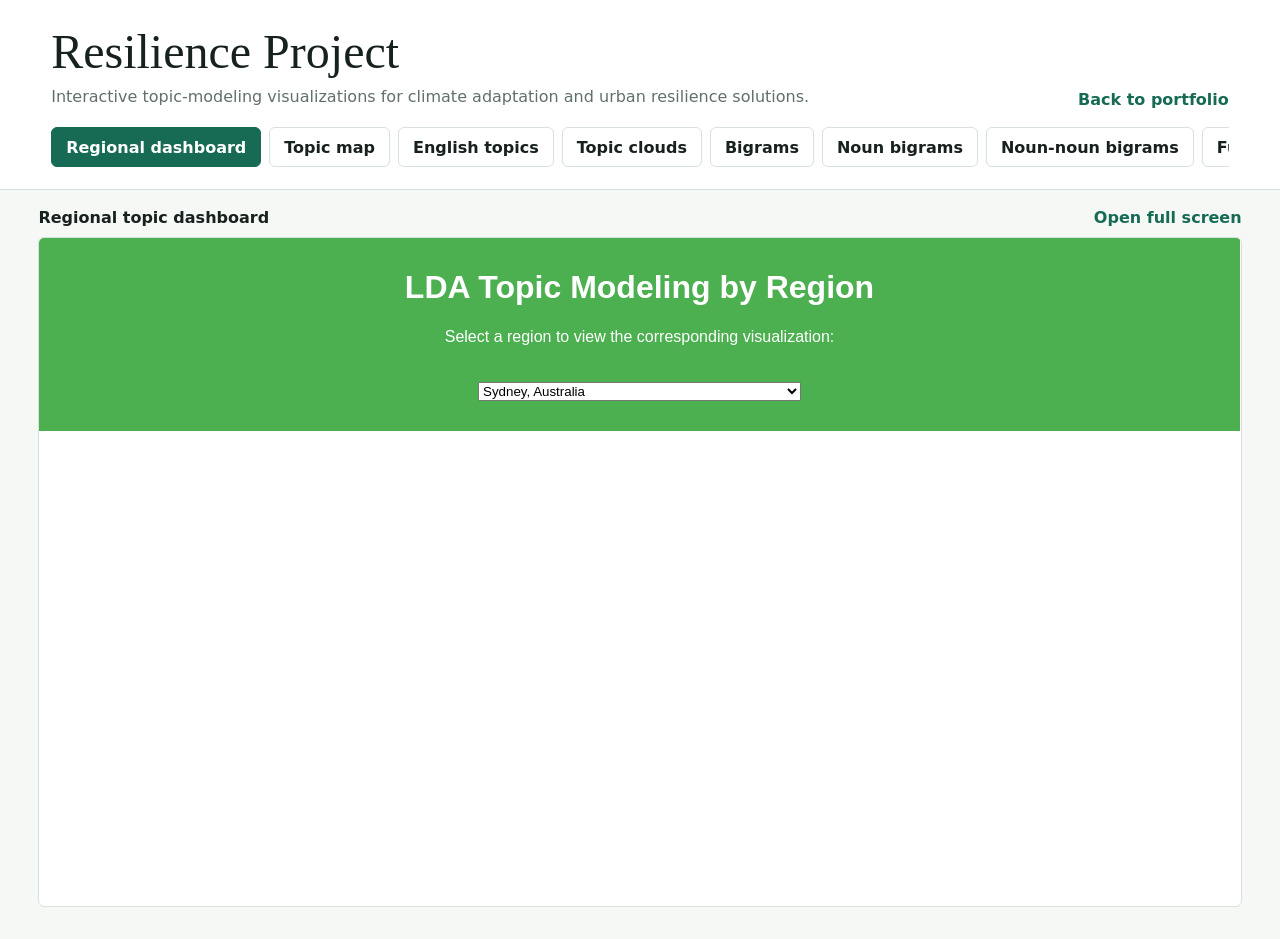
<file: resilience-project/index.html>
<!doctype html>
<html lang="en">
<head>
  <meta charset="utf-8">
  <meta name="viewport" content="width=device-width, initial-scale=1">
  <title>Resilience Project Visualizations</title>
  <style>
    :root { color-scheme: light; --ink: #17211d; --muted: #617069; --line: #d9e1dc; --paper: #f6f8f6; --surface: #fff; --accent: #176b55; }
    * { box-sizing: border-box; }
    body { margin: 0; font-family: Inter, ui-sans-serif, system-ui, -apple-system, BlinkMacSystemFont, "Segoe UI", sans-serif; color: var(--ink); background: var(--paper); }
    header { padding: 24px clamp(18px, 4vw, 56px) 20px; border-bottom: 1px solid var(--line); background: var(--surface); }
    .title-row { display: flex; align-items: flex-end; justify-content: space-between; gap: 24px; max-width: 1440px; margin: 0 auto; }
    h1 { margin: 0 0 6px; font-family: Georgia, "Times New Roman", serif; font-size: clamp(30px, 4vw, 48px); font-weight: 500; letter-spacing: 0; }
    p { margin: 0; color: var(--muted); line-height: 1.5; }
    .back-link, .open-link { color: var(--accent); text-decoration: none; font-weight: 650; }
    .back-link { flex: 0 0 auto; }
    nav { display: flex; gap: 8px; max-width: 1440px; margin: 18px auto 0; overflow-x: auto; padding-bottom: 2px; }
    button { min-height: 40px; padding: 9px 14px; border: 1px solid var(--line); border-radius: 6px; color: var(--ink); background: var(--surface); font: inherit; font-weight: 600; white-space: nowrap; cursor: pointer; }
    button:hover { border-color: var(--accent); }
    button[aria-selected="true"] { color: #fff; border-color: var(--accent); background: var(--accent); }
    main { max-width: 1440px; margin: 0 auto; padding: 18px clamp(12px, 3vw, 40px) 32px; }
    .viewer-bar { display: flex; align-items: center; justify-content: space-between; gap: 16px; margin-bottom: 10px; }
    #view-title { font-weight: 700; }
    iframe { display: block; width: 100%; height: calc(100vh - 230px); min-height: 620px; border: 1px solid var(--line); border-radius: 6px; background: var(--surface); }
    @media (max-width: 720px) { .title-row { align-items: flex-start; flex-direction: column; gap: 12px; } iframe { height: 75vh; min-height: 520px; } }
  </style>
</head>
<body>
  <header>
    <div class="title-row">
      <div>
        <h1>Resilience Project</h1>
        <p>Interactive topic-modeling visualizations for climate adaptation and urban resilience solutions.</p>
      </div>
      <a class="back-link" href="../">Back to portfolio</a>
    </div>
    <nav aria-label="Visualization selector">
      <button type="button" data-src="lda_dashboard.html" data-title="Regional topic dashboard" aria-selected="true">Regional dashboard</button>
      <button type="button" data-src="lda_visualization.html" data-title="LDA topic map" aria-selected="false">Topic map</button>
      <button type="button" data-src="lda_visualization_english.html" data-title="English-language topic map" aria-selected="false">English topics</button>
      <button type="button" data-src="lda_visualization_clouds.html" data-title="Topic clouds" aria-selected="false">Topic clouds</button>
      <button type="button" data-src="lda_visualization_with_filtered_bigram_wordclouds.html" data-title="Filtered bigram word clouds" aria-selected="false">Bigrams</button>
      <button type="button" data-src="lda_visualization_with_filtered_noun_bigram_wordclouds.html" data-title="Filtered noun-bigram word clouds" aria-selected="false">Noun bigrams</button>
      <button type="button" data-src="lda_visualization_with_filtered_noun_noun_bigram_wordclouds.html" data-title="Filtered noun-noun word clouds" aria-selected="false">Noun-noun bigrams</button>
      <button type="button" data-src="topic_overview.html" data-title="Combined topic overview" aria-selected="false">Full overview</button>
      <button type="button" data-src="documentation.html" data-title="Method and code documentation" aria-selected="false">Documentation</button>
    </nav>
  </header>
  <main>
    <div class="viewer-bar">
      <span id="view-title">Regional topic dashboard</span>
      <a id="open-view" class="open-link" href="lda_dashboard.html" target="_blank" rel="noopener">Open full screen</a>
    </div>
    <iframe id="viewer" src="lda_dashboard.html" title="Regional topic dashboard"></iframe>
  </main>
  <script>
    const buttons = document.querySelectorAll("nav button");
    const viewer = document.querySelector("#viewer");
    const title = document.querySelector("#view-title");
    const openView = document.querySelector("#open-view");
    buttons.forEach((button) => {
      button.addEventListener("click", () => {
        buttons.forEach((item) => item.setAttribute("aria-selected", "false"));
        button.setAttribute("aria-selected", "true");
        viewer.src = button.dataset.src;
        viewer.title = button.dataset.title;
        title.textContent = button.dataset.title;
        openView.href = button.dataset.src;
      });
    });
  </script>
</body>
</html>
</file>
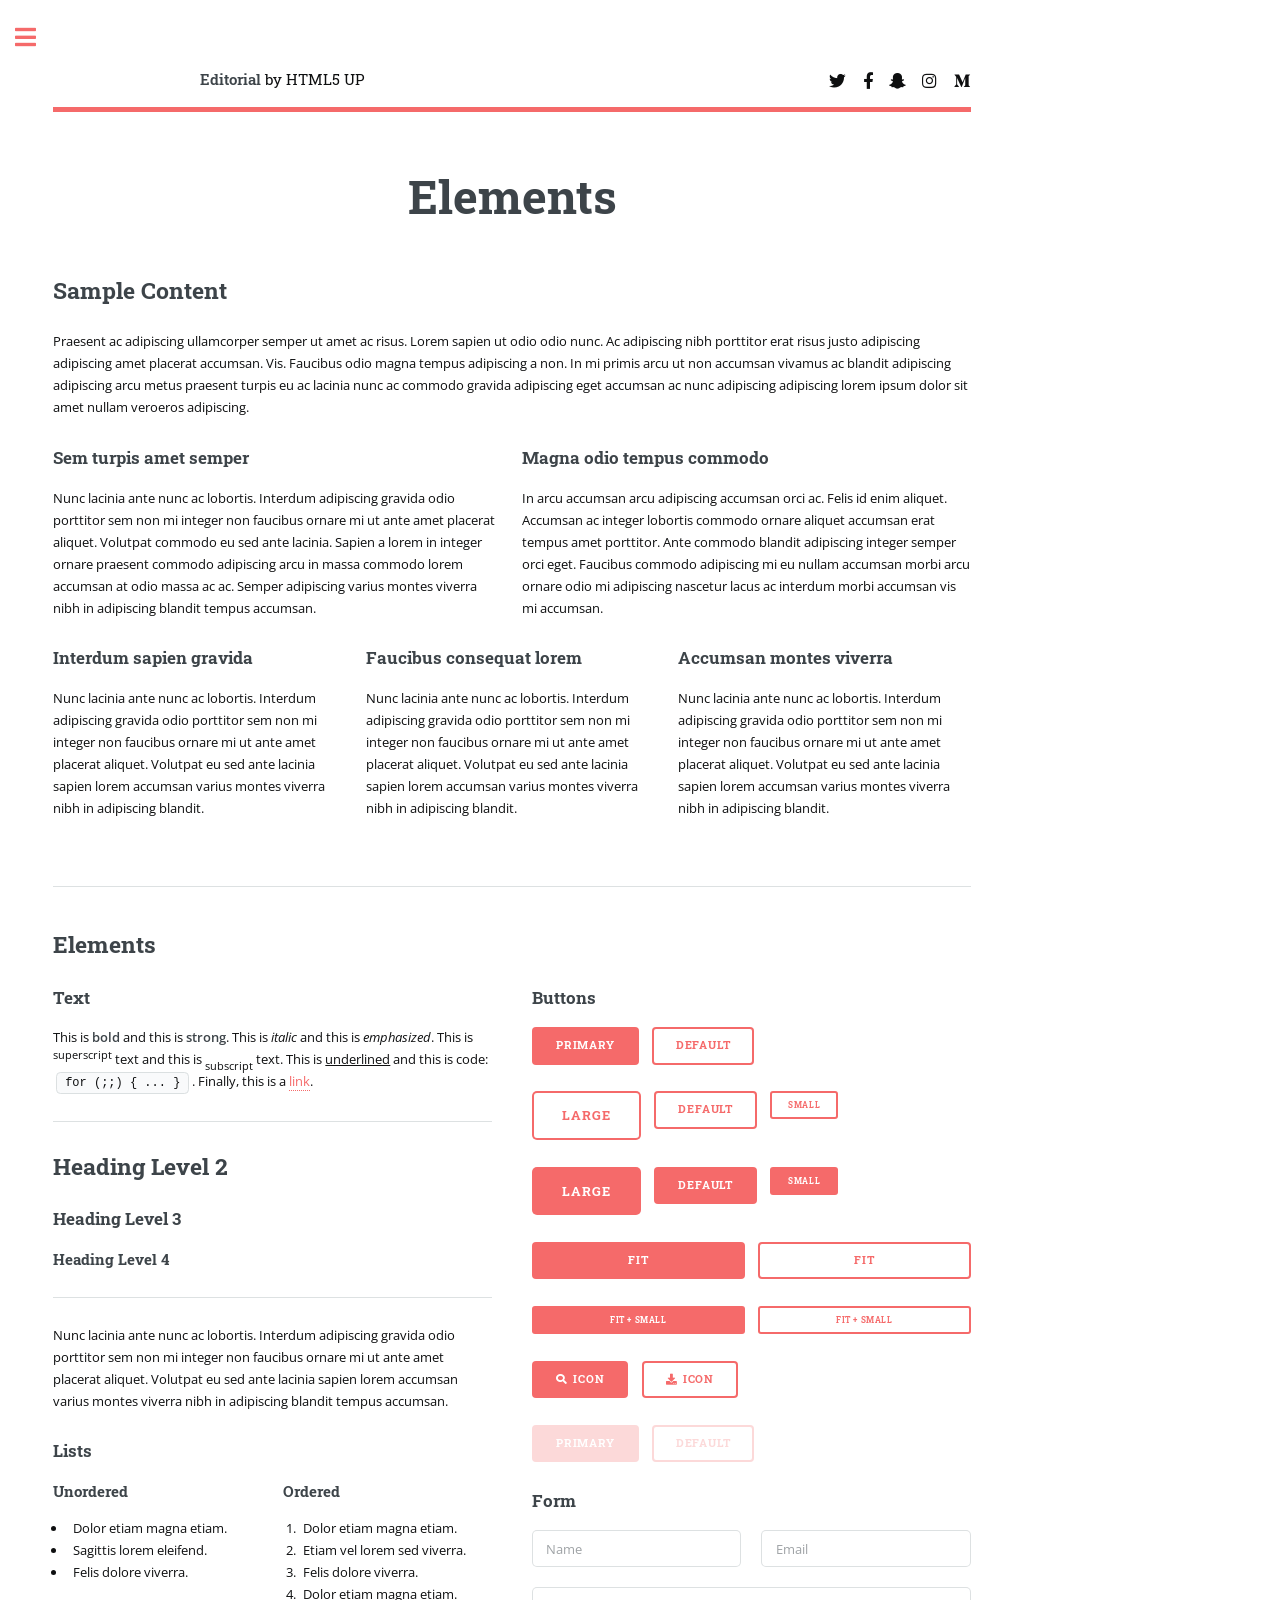
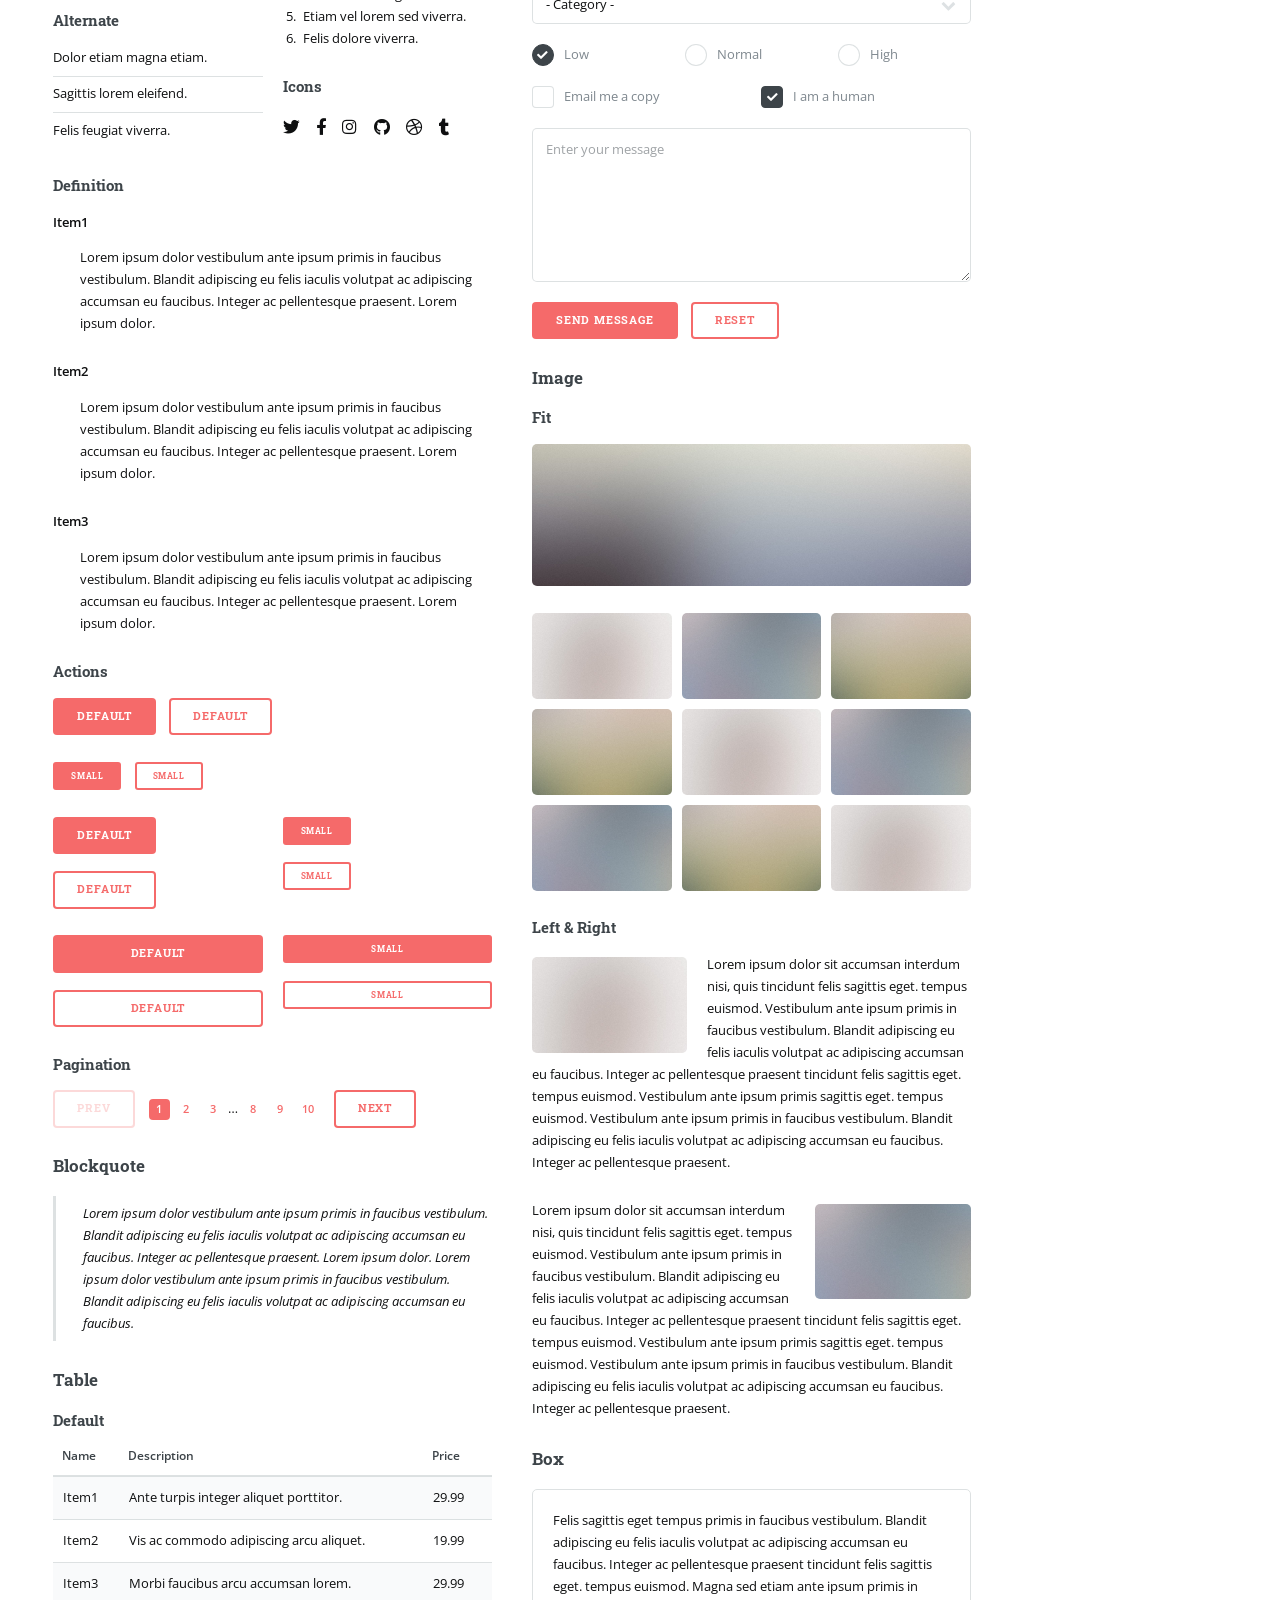
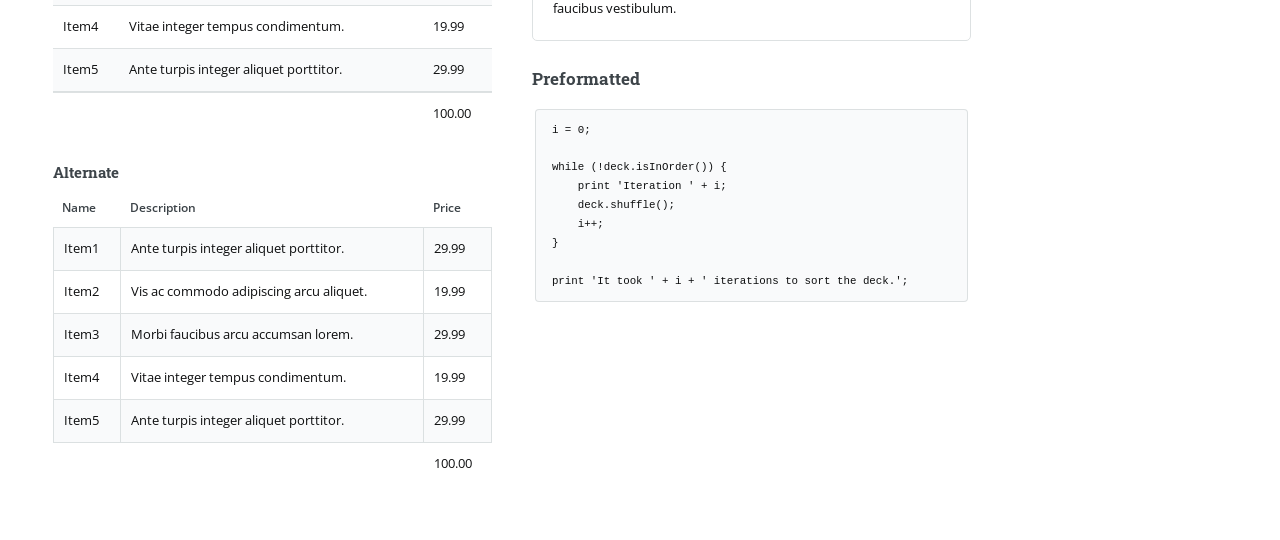
<file: elements.html>
<!DOCTYPE HTML>
<!--
	Editorial by HTML5 UP
	html5up.net | @ajlkn
	Free for personal and commercial use under the CCA 3.0 license (html5up.net/license)
-->
<html>
	<head>
		<title>Elements - Editorial by HTML5 UP</title>
		<meta charset="utf-8" />
		<meta name="viewport" content="width=device-width, initial-scale=1, user-scalable=no" />
		<link rel="stylesheet" href="assets/css/main.css" />
	</head>
	<body class="is-preload">

		<!-- Wrapper -->
			<div id="wrapper">

				<!-- Main -->
					<div id="main">
						<div class="inner">

							<!-- Header -->
								<header id="header">
									<a href="index.html" class="logo"><strong>Editorial</strong> by HTML5 UP</a>
									<ul class="icons">
										<li><a href="#" class="icon brands fa-twitter"><span class="label">Twitter</span></a></li>
										<li><a href="#" class="icon brands fa-facebook-f"><span class="label">Facebook</span></a></li>
										<li><a href="#" class="icon brands fa-snapchat-ghost"><span class="label">Snapchat</span></a></li>
										<li><a href="#" class="icon brands fa-instagram"><span class="label">Instagram</span></a></li>
										<li><a href="#" class="icon brands fa-medium-m"><span class="label">Medium</span></a></li>
									</ul>
								</header>

							<!-- Content -->
								<section>
									<header class="main">
										<h1>Elements</h1>
									</header>

									<!-- Content -->
										<h2 id="content">Sample Content</h2>
										<p>Praesent ac adipiscing ullamcorper semper ut amet ac risus. Lorem sapien ut odio odio nunc. Ac adipiscing nibh porttitor erat risus justo adipiscing adipiscing amet placerat accumsan. Vis. Faucibus odio magna tempus adipiscing a non. In mi primis arcu ut non accumsan vivamus ac blandit adipiscing adipiscing arcu metus praesent turpis eu ac lacinia nunc ac commodo gravida adipiscing eget accumsan ac nunc adipiscing adipiscing lorem ipsum dolor sit amet nullam veroeros adipiscing.</p>
										<div class="row">
											<div class="col-6 col-12-small">
												<h3>Sem turpis amet semper</h3>
												<p>Nunc lacinia ante nunc ac lobortis. Interdum adipiscing gravida odio porttitor sem non mi integer non faucibus ornare mi ut ante amet placerat aliquet. Volutpat commodo eu sed ante lacinia. Sapien a lorem in integer ornare praesent commodo adipiscing arcu in massa commodo lorem accumsan at odio massa ac ac. Semper adipiscing varius montes viverra nibh in adipiscing blandit tempus accumsan.</p>
											</div>
											<div class="col-6 col-12-small">
												<h3>Magna odio tempus commodo</h3>
												<p>In arcu accumsan arcu adipiscing accumsan orci ac. Felis id enim aliquet. Accumsan ac integer lobortis commodo ornare aliquet accumsan erat tempus amet porttitor. Ante commodo blandit adipiscing integer semper orci eget. Faucibus commodo adipiscing mi eu nullam accumsan morbi arcu ornare odio mi adipiscing nascetur lacus ac interdum morbi accumsan vis mi accumsan.</p>
											</div>
											<!-- Break -->
											<div class="col-4 col-12-medium">
												<h3>Interdum sapien gravida</h3>
												<p>Nunc lacinia ante nunc ac lobortis. Interdum adipiscing gravida odio porttitor sem non mi integer non faucibus ornare mi ut ante amet placerat aliquet. Volutpat eu sed ante lacinia sapien lorem accumsan varius montes viverra nibh in adipiscing blandit.</p>
											</div>
											<div class="col-4 col-12-medium">
												<h3>Faucibus consequat lorem</h3>
												<p>Nunc lacinia ante nunc ac lobortis. Interdum adipiscing gravida odio porttitor sem non mi integer non faucibus ornare mi ut ante amet placerat aliquet. Volutpat eu sed ante lacinia sapien lorem accumsan varius montes viverra nibh in adipiscing blandit.</p>
											</div>
											<div class="col-4 col-12-medium">
												<h3>Accumsan montes viverra</h3>
												<p>Nunc lacinia ante nunc ac lobortis. Interdum adipiscing gravida odio porttitor sem non mi integer non faucibus ornare mi ut ante amet placerat aliquet. Volutpat eu sed ante lacinia sapien lorem accumsan varius montes viverra nibh in adipiscing blandit.</p>
											</div>
										</div>

									<hr class="major" />

									<!-- Elements -->
										<h2 id="elements">Elements</h2>
										<div class="row gtr-200">
											<div class="col-6 col-12-medium">

												<!-- Text stuff -->
													<h3>Text</h3>
													<p>This is <b>bold</b> and this is <strong>strong</strong>. This is <i>italic</i> and this is <em>emphasized</em>.
													This is <sup>superscript</sup> text and this is <sub>subscript</sub> text.
													This is <u>underlined</u> and this is code: <code>for (;;) { ... }</code>.
													Finally, this is a <a href="#">link</a>.</p>
													<hr />
													<h2>Heading Level 2</h2>
													<h3>Heading Level 3</h3>
													<h4>Heading Level 4</h4>
													<hr />
													<p>Nunc lacinia ante nunc ac lobortis. Interdum adipiscing gravida odio porttitor sem non mi integer non faucibus ornare mi ut ante amet placerat aliquet. Volutpat eu sed ante lacinia sapien lorem accumsan varius montes viverra nibh in adipiscing blandit tempus accumsan.</p>

												<!-- Lists -->
													<h3>Lists</h3>
													<div class="row">
														<div class="col-6 col-12-small">

															<h4>Unordered</h4>
															<ul>
																<li>Dolor etiam magna etiam.</li>
																<li>Sagittis lorem eleifend.</li>
																<li>Felis dolore viverra.</li>
															</ul>

															<h4>Alternate</h4>
															<ul class="alt">
																<li>Dolor etiam magna etiam.</li>
																<li>Sagittis lorem eleifend.</li>
																<li>Felis feugiat viverra.</li>
															</ul>

														</div>
														<div class="col-6 col-12-small">

															<h4>Ordered</h4>
															<ol>
																<li>Dolor etiam magna etiam.</li>
																<li>Etiam vel lorem sed viverra.</li>
																<li>Felis dolore viverra.</li>
																<li>Dolor etiam magna etiam.</li>
																<li>Etiam vel lorem sed viverra.</li>
																<li>Felis dolore viverra.</li>
															</ol>

															<h4>Icons</h4>
															<ul class="icons">
																<li><a href="#" class="icon brands fa-twitter"><span class="label">Twitter</span></a></li>
																<li><a href="#" class="icon brands fa-facebook-f"><span class="label">Facebook</span></a></li>
																<li><a href="#" class="icon brands fa-instagram"><span class="label">Instagram</span></a></li>
																<li><a href="#" class="icon brands fa-github"><span class="label">Github</span></a></li>
																<li><a href="#" class="icon brands fa-dribbble"><span class="label">Dribbble</span></a></li>
																<li><a href="#" class="icon brands fa-tumblr"><span class="label">Tumblr</span></a></li>
															</ul>

														</div>
													</div>
													<h4>Definition</h4>
													<dl>
														<dt>Item1</dt>
														<dd>
															<p>Lorem ipsum dolor vestibulum ante ipsum primis in faucibus vestibulum. Blandit adipiscing eu felis iaculis volutpat ac adipiscing accumsan eu faucibus. Integer ac pellentesque praesent. Lorem ipsum dolor.</p>
														</dd>
														<dt>Item2</dt>
														<dd>
															<p>Lorem ipsum dolor vestibulum ante ipsum primis in faucibus vestibulum. Blandit adipiscing eu felis iaculis volutpat ac adipiscing accumsan eu faucibus. Integer ac pellentesque praesent. Lorem ipsum dolor.</p>
														</dd>
														<dt>Item3</dt>
														<dd>
															<p>Lorem ipsum dolor vestibulum ante ipsum primis in faucibus vestibulum. Blandit adipiscing eu felis iaculis volutpat ac adipiscing accumsan eu faucibus. Integer ac pellentesque praesent. Lorem ipsum dolor.</p>
														</dd>
													</dl>

													<h4>Actions</h4>
													<ul class="actions">
														<li><a href="#" class="button primary">Default</a></li>
														<li><a href="#" class="button">Default</a></li>
													</ul>
													<ul class="actions small">
														<li><a href="#" class="button primary small">Small</a></li>
														<li><a href="#" class="button small">Small</a></li>
													</ul>
													<div class="row">
														<div class="col-6 col-12-small">
															<ul class="actions stacked">
																<li><a href="#" class="button primary">Default</a></li>
																<li><a href="#" class="button">Default</a></li>
															</ul>
														</div>
														<div class="col-6 col-12-small">
															<ul class="actions stacked">
																<li><a href="#" class="button primary small">Small</a></li>
																<li><a href="#" class="button small">Small</a></li>
															</ul>
														</div>
														<div class="col-6 col-12-small">
															<ul class="actions stacked">
																<li><a href="#" class="button primary fit">Default</a></li>
																<li><a href="#" class="button fit">Default</a></li>
															</ul>
														</div>
														<div class="col-6 col-12-small">
															<ul class="actions stacked">
																<li><a href="#" class="button primary small fit">Small</a></li>
																<li><a href="#" class="button small fit">Small</a></li>
															</ul>
														</div>
													</div>

													<h4>Pagination</h4>
													<ul class="pagination">
														<li><span class="button disabled">Prev</span></li>
														<li><a href="#" class="page active">1</a></li>
														<li><a href="#" class="page">2</a></li>
														<li><a href="#" class="page">3</a></li>
														<li><span>&hellip;</span></li>
														<li><a href="#" class="page">8</a></li>
														<li><a href="#" class="page">9</a></li>
														<li><a href="#" class="page">10</a></li>
														<li><a href="#" class="button">Next</a></li>
													</ul>

												<!-- Blockquote -->
													<h3>Blockquote</h3>
													<blockquote>Lorem ipsum dolor vestibulum ante ipsum primis in faucibus vestibulum. Blandit adipiscing eu felis iaculis volutpat ac adipiscing accumsan eu faucibus. Integer ac pellentesque praesent. Lorem ipsum dolor. Lorem ipsum dolor vestibulum ante ipsum primis in faucibus vestibulum. Blandit adipiscing eu felis iaculis volutpat ac adipiscing accumsan eu faucibus.</blockquote>

												<!-- Table -->
													<h3>Table</h3>

													<h4>Default</h4>
													<div class="table-wrapper">
														<table>
															<thead>
																<tr>
																	<th>Name</th>
																	<th>Description</th>
																	<th>Price</th>
																</tr>
															</thead>
															<tbody>
																<tr>
																	<td>Item1</td>
																	<td>Ante turpis integer aliquet porttitor.</td>
																	<td>29.99</td>
																</tr>
																<tr>
																	<td>Item2</td>
																	<td>Vis ac commodo adipiscing arcu aliquet.</td>
																	<td>19.99</td>
																</tr>
																<tr>
																	<td>Item3</td>
																	<td> Morbi faucibus arcu accumsan lorem.</td>
																	<td>29.99</td>
																</tr>
																<tr>
																	<td>Item4</td>
																	<td>Vitae integer tempus condimentum.</td>
																	<td>19.99</td>
																</tr>
																<tr>
																	<td>Item5</td>
																	<td>Ante turpis integer aliquet porttitor.</td>
																	<td>29.99</td>
																</tr>
															</tbody>
															<tfoot>
																<tr>
																	<td colspan="2"></td>
																	<td>100.00</td>
																</tr>
															</tfoot>
														</table>
													</div>

													<h4>Alternate</h4>
													<div class="table-wrapper">
														<table class="alt">
															<thead>
																<tr>
																	<th>Name</th>
																	<th>Description</th>
																	<th>Price</th>
																</tr>
															</thead>
															<tbody>
																<tr>
																	<td>Item1</td>
																	<td>Ante turpis integer aliquet porttitor.</td>
																	<td>29.99</td>
																</tr>
																<tr>
																	<td>Item2</td>
																	<td>Vis ac commodo adipiscing arcu aliquet.</td>
																	<td>19.99</td>
																</tr>
																<tr>
																	<td>Item3</td>
																	<td> Morbi faucibus arcu accumsan lorem.</td>
																	<td>29.99</td>
																</tr>
																<tr>
																	<td>Item4</td>
																	<td>Vitae integer tempus condimentum.</td>
																	<td>19.99</td>
																</tr>
																<tr>
																	<td>Item5</td>
																	<td>Ante turpis integer aliquet porttitor.</td>
																	<td>29.99</td>
																</tr>
															</tbody>
															<tfoot>
																<tr>
																	<td colspan="2"></td>
																	<td>100.00</td>
																</tr>
															</tfoot>
														</table>
													</div>

											</div>
											<div class="col-6 col-12-medium">

												<!-- Buttons -->
													<h3>Buttons</h3>
													<ul class="actions">
														<li><a href="#" class="button primary">Primary</a></li>
														<li><a href="#" class="button">Default</a></li>
													</ul>
													<ul class="actions">
														<li><a href="#" class="button large">Large</a></li>
														<li><a href="#" class="button">Default</a></li>
														<li><a href="#" class="button small">Small</a></li>
													</ul>
													<ul class="actions">
														<li><a href="#" class="button primary large">Large</a></li>
														<li><a href="#" class="button primary">Default</a></li>
														<li><a href="#" class="button primary small">Small</a></li>
													</ul>
													<ul class="actions fit">
														<li><a href="#" class="button primary fit">Fit</a></li>
														<li><a href="#" class="button fit">Fit</a></li>
													</ul>
													<ul class="actions fit small">
														<li><a href="#" class="button primary fit small">Fit + Small</a></li>
														<li><a href="#" class="button fit small">Fit + Small</a></li>
													</ul>
													<ul class="actions">
														<li><a href="#" class="button primary icon solid fa-search">Icon</a></li>
														<li><a href="#" class="button icon solid fa-download">Icon</a></li>
													</ul>
													<ul class="actions">
														<li><span class="button primary disabled">Primary</span></li>
														<li><span class="button disabled">Default</span></li>
													</ul>

												<!-- Form -->
													<h3>Form</h3>

													<form method="post" action="#">
														<div class="row gtr-uniform">
															<div class="col-6 col-12-xsmall">
																<input type="text" name="demo-name" id="demo-name" value="" placeholder="Name" />
															</div>
															<div class="col-6 col-12-xsmall">
																<input type="email" name="demo-email" id="demo-email" value="" placeholder="Email" />
															</div>
															<!-- Break -->
															<div class="col-12">
																<select name="demo-category" id="demo-category">
																	<option value="">- Category -</option>
																	<option value="1">Manufacturing</option>
																	<option value="1">Shipping</option>
																	<option value="1">Administration</option>
																	<option value="1">Human Resources</option>
																</select>
															</div>
															<!-- Break -->
															<div class="col-4 col-12-small">
																<input type="radio" id="demo-priority-low" name="demo-priority" checked>
																<label for="demo-priority-low">Low</label>
															</div>
															<div class="col-4 col-12-small">
																<input type="radio" id="demo-priority-normal" name="demo-priority">
																<label for="demo-priority-normal">Normal</label>
															</div>
															<div class="col-4 col-12-small">
																<input type="radio" id="demo-priority-high" name="demo-priority">
																<label for="demo-priority-high">High</label>
															</div>
															<!-- Break -->
															<div class="col-6 col-12-small">
																<input type="checkbox" id="demo-copy" name="demo-copy">
																<label for="demo-copy">Email me a copy</label>
															</div>
															<div class="col-6 col-12-small">
																<input type="checkbox" id="demo-human" name="demo-human" checked>
																<label for="demo-human">I am a human</label>
															</div>
															<!-- Break -->
															<div class="col-12">
																<textarea name="demo-message" id="demo-message" placeholder="Enter your message" rows="6"></textarea>
															</div>
															<!-- Break -->
															<div class="col-12">
																<ul class="actions">
																	<li><input type="submit" value="Send Message" class="primary" /></li>
																	<li><input type="reset" value="Reset" /></li>
																</ul>
															</div>
														</div>
													</form>

												<!-- Image -->
													<h3>Image</h3>

													<h4>Fit</h4>
													<span class="image fit"><img src="images/pic11.jpg" alt="" /></span>
													<div class="box alt">
														<div class="row gtr-50 gtr-uniform">
															<div class="col-4"><span class="image fit"><img src="images/pic01.jpg" alt="" /></span></div>
															<div class="col-4"><span class="image fit"><img src="images/pic02.jpg" alt="" /></span></div>
															<div class="col-4"><span class="image fit"><img src="images/pic03.jpg" alt="" /></span></div>
															<!-- Break -->
															<div class="col-4"><span class="image fit"><img src="images/pic03.jpg" alt="" /></span></div>
															<div class="col-4"><span class="image fit"><img src="images/pic01.jpg" alt="" /></span></div>
															<div class="col-4"><span class="image fit"><img src="images/pic02.jpg" alt="" /></span></div>
															<!-- Break -->
															<div class="col-4"><span class="image fit"><img src="images/pic02.jpg" alt="" /></span></div>
															<div class="col-4"><span class="image fit"><img src="images/pic03.jpg" alt="" /></span></div>
															<div class="col-4"><span class="image fit"><img src="images/pic01.jpg" alt="" /></span></div>
														</div>
													</div>

													<h4>Left &amp; Right</h4>
													<p><span class="image left"><img src="images/pic01.jpg" alt="" /></span>Lorem ipsum dolor sit accumsan interdum nisi, quis tincidunt felis sagittis eget. tempus euismod. Vestibulum ante ipsum primis in faucibus vestibulum. Blandit adipiscing eu felis iaculis volutpat ac adipiscing accumsan eu faucibus. Integer ac pellentesque praesent tincidunt felis sagittis eget. tempus euismod. Vestibulum ante ipsum primis sagittis eget. tempus euismod. Vestibulum ante ipsum primis in faucibus vestibulum. Blandit adipiscing eu felis iaculis volutpat ac adipiscing accumsan eu faucibus. Integer ac pellentesque praesent.</p>
													<p><span class="image right"><img src="images/pic02.jpg" alt="" /></span>Lorem ipsum dolor sit accumsan interdum nisi, quis tincidunt felis sagittis eget. tempus euismod. Vestibulum ante ipsum primis in faucibus vestibulum. Blandit adipiscing eu felis iaculis volutpat ac adipiscing accumsan eu faucibus. Integer ac pellentesque praesent tincidunt felis sagittis eget. tempus euismod. Vestibulum ante ipsum primis sagittis eget. tempus euismod. Vestibulum ante ipsum primis in faucibus vestibulum. Blandit adipiscing eu felis iaculis volutpat ac adipiscing accumsan eu faucibus. Integer ac pellentesque praesent.</p>

												<!-- Box -->
													<h3>Box</h3>
													<div class="box">
														<p>Felis sagittis eget tempus primis in faucibus vestibulum. Blandit adipiscing eu felis iaculis volutpat ac adipiscing accumsan eu faucibus. Integer ac pellentesque praesent tincidunt felis sagittis eget. tempus euismod. Magna sed etiam ante ipsum primis in faucibus vestibulum.</p>
													</div>

												<!-- Preformatted Code -->
													<h3>Preformatted</h3>
													<pre><code>i = 0;

while (!deck.isInOrder()) {
    print 'Iteration ' + i;
    deck.shuffle();
    i++;
}

print 'It took ' + i + ' iterations to sort the deck.';
</code></pre>

											</div>
										</div>

								</section>

						</div>
					</div>

				<!-- Sidebar -->
					<div id="sidebar">
						<div class="inner">

							<!-- Search -->
								<section id="search" class="alt">
									<form method="post" action="#">
										<input type="text" name="query" id="query" placeholder="Search" />
									</form>
								</section>

							<!-- Menu -->
								<nav id="menu">
									<header class="major">
										<h2>Menu</h2>
									</header>
									<ul>
										<li><a href="index.html">Homepage</a></li>
										<li><a href="generic.html">Generic</a></li>
										<li><a href="elements.html">Elements</a></li>
										<li>
											<span class="opener">Submenu</span>
											<ul>
												<li><a href="#">Lorem Dolor</a></li>
												<li><a href="#">Ipsum Adipiscing</a></li>
												<li><a href="#">Tempus Magna</a></li>
												<li><a href="#">Feugiat Veroeros</a></li>
											</ul>
										</li>
										<li><a href="#">Etiam Dolore</a></li>
										<li><a href="#">Adipiscing</a></li>
										<li>
											<span class="opener">Another Submenu</span>
											<ul>
												<li><a href="#">Lorem Dolor</a></li>
												<li><a href="#">Ipsum Adipiscing</a></li>
												<li><a href="#">Tempus Magna</a></li>
												<li><a href="#">Feugiat Veroeros</a></li>
											</ul>
										</li>
										<li><a href="#">Maximus Erat</a></li>
										<li><a href="#">Sapien Mauris</a></li>
										<li><a href="#">Amet Lacinia</a></li>
									</ul>
								</nav>

							<!-- Section -->
								<section>
									<header class="major">
										<h2>Ante interdum</h2>
									</header>
									<div class="mini-posts">
										<article>
											<a href="#" class="image"><img src="images/pic07.jpg" alt="" /></a>
											<p>Aenean ornare velit lacus, ac varius enim lorem ullamcorper dolore aliquam.</p>
										</article>
										<article>
											<a href="#" class="image"><img src="images/pic08.jpg" alt="" /></a>
											<p>Aenean ornare velit lacus, ac varius enim lorem ullamcorper dolore aliquam.</p>
										</article>
										<article>
											<a href="#" class="image"><img src="images/pic09.jpg" alt="" /></a>
											<p>Aenean ornare velit lacus, ac varius enim lorem ullamcorper dolore aliquam.</p>
										</article>
									</div>
									<ul class="actions">
										<li><a href="#" class="button">More</a></li>
									</ul>
								</section>

							<!-- Section -->
								<section>
									<header class="major">
										<h2>Get in touch</h2>
									</header>
									<p>Sed varius enim lorem ullamcorper dolore aliquam aenean ornare velit lacus, ac varius enim lorem ullamcorper dolore. Proin sed aliquam facilisis ante interdum. Sed nulla amet lorem feugiat tempus aliquam.</p>
									<ul class="contact">
										<li class="icon solid fa-envelope"><a href="#">information@untitled.tld</a></li>
										<li class="icon solid fa-phone">(000) 000-0000</li>
										<li class="icon solid fa-home">1234 Somewhere Road #8254<br />
										Nashville, TN 00000-0000</li>
									</ul>
								</section>

							<!-- Footer -->
								<footer id="footer">
									<p class="copyright">&copy; Untitled. All rights reserved. Demo Images: <a href="https://unsplash.com">Unsplash</a>. Design: <a href="https://html5up.net">HTML5 UP</a>.</p>
								</footer>

						</div>
					</div>

			</div>

		<!-- Scripts -->
			<script src="assets/js/jquery.min.js"></script>
			<script src="assets/js/browser.min.js"></script>
			<script src="assets/js/breakpoints.min.js"></script>
			<script src="assets/js/util.js"></script>
			<script src="assets/js/main.js"></script>

	</body>
</html>
</file>
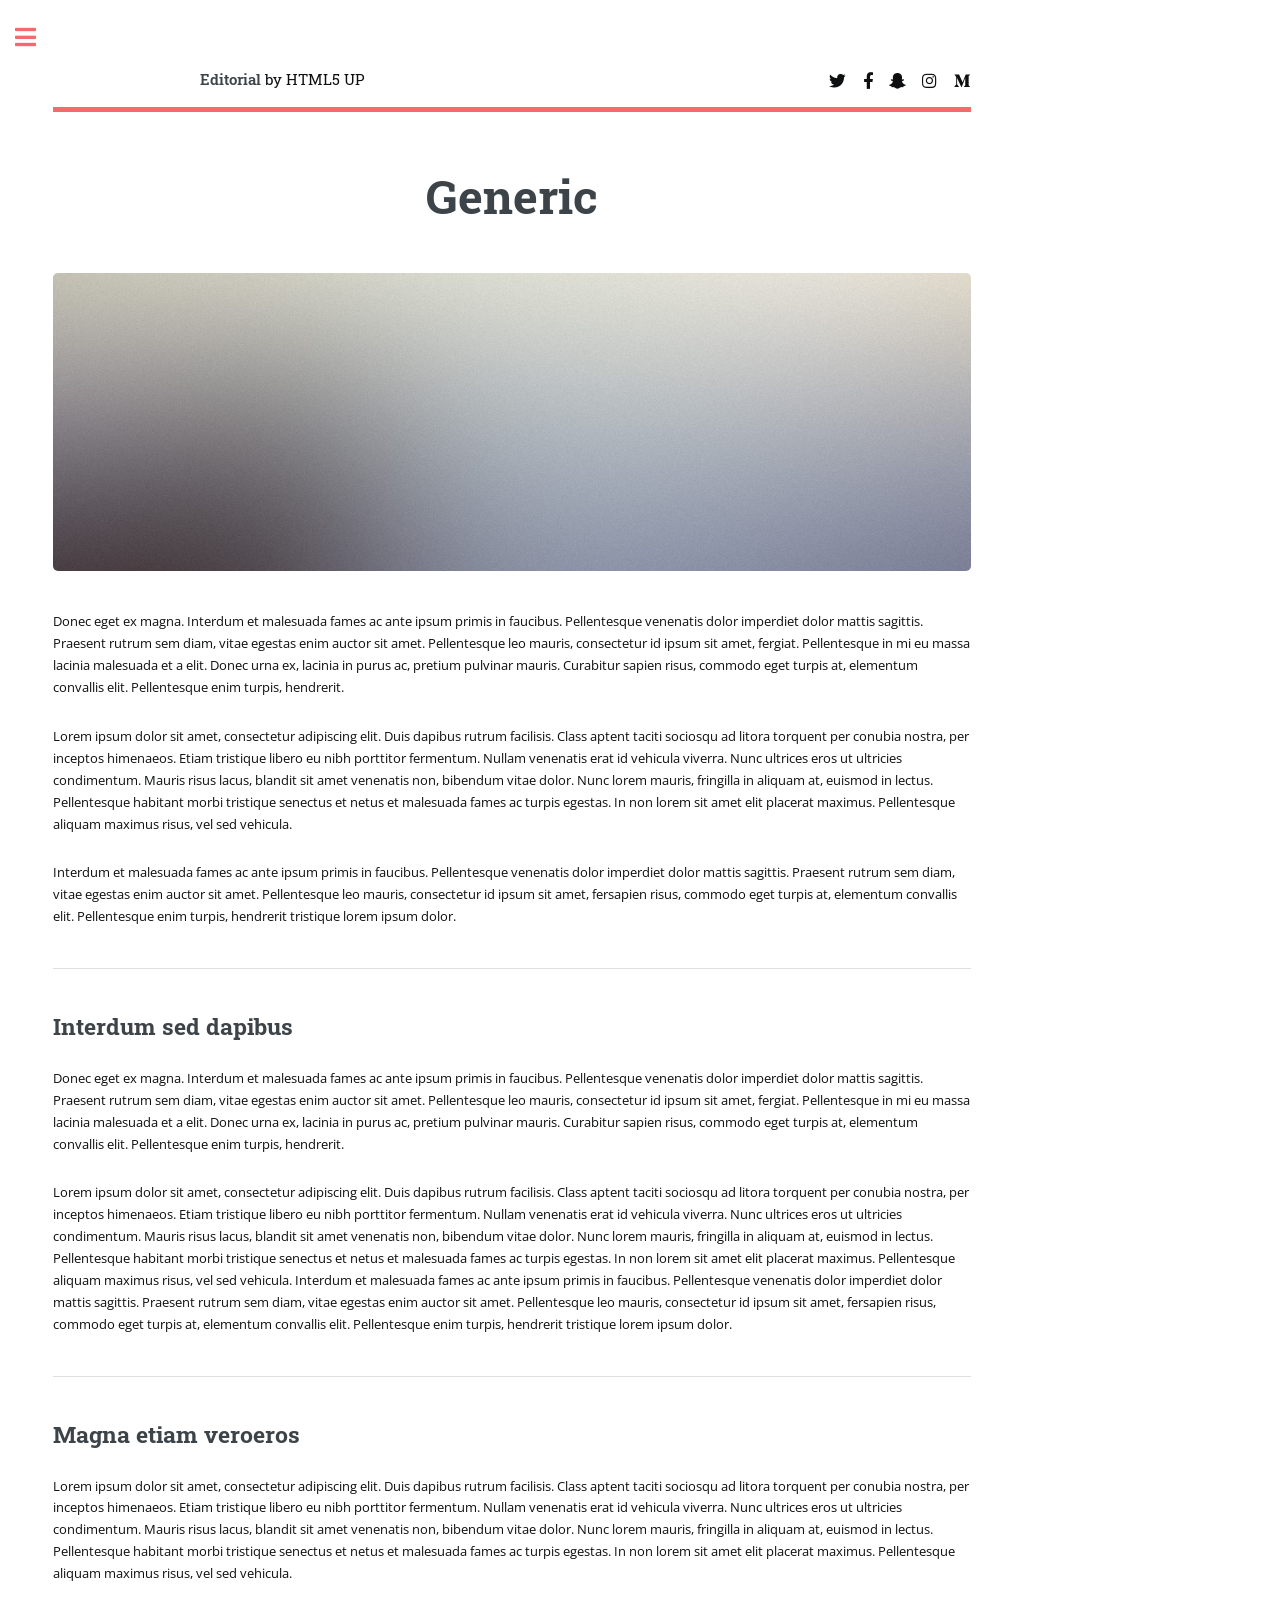
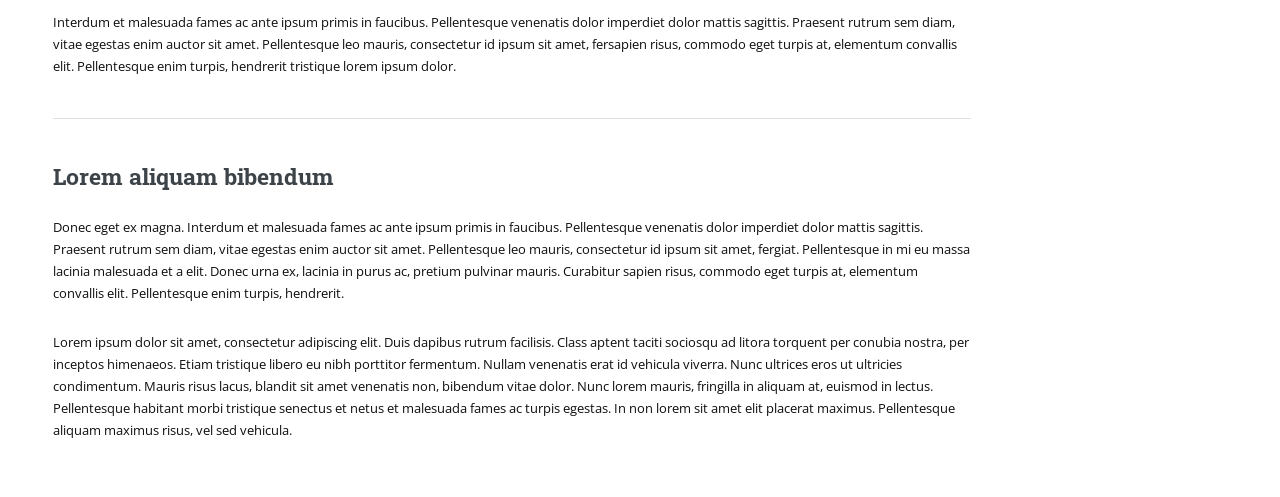
<file: generic.html>
<!DOCTYPE HTML>
<!--
	Editorial by HTML5 UP
	html5up.net | @ajlkn
	Free for personal and commercial use under the CCA 3.0 license (html5up.net/license)
-->
<html>
	<head>
		<title>Generic - Editorial by HTML5 UP</title>
		<meta charset="utf-8" />
		<meta name="viewport" content="width=device-width, initial-scale=1, user-scalable=no" />
		<link rel="stylesheet" href="assets/css/main.css" />
	</head>
	<body class="is-preload">

		<!-- Wrapper -->
			<div id="wrapper">

				<!-- Main -->
					<div id="main">
						<div class="inner">

							<!-- Header -->
								<header id="header">
									<a href="index.html" class="logo"><strong>Editorial</strong> by HTML5 UP</a>
									<ul class="icons">
										<li><a href="#" class="icon brands fa-twitter"><span class="label">Twitter</span></a></li>
										<li><a href="#" class="icon brands fa-facebook-f"><span class="label">Facebook</span></a></li>
										<li><a href="#" class="icon brands fa-snapchat-ghost"><span class="label">Snapchat</span></a></li>
										<li><a href="#" class="icon brands fa-instagram"><span class="label">Instagram</span></a></li>
										<li><a href="#" class="icon brands fa-medium-m"><span class="label">Medium</span></a></li>
									</ul>
								</header>

							<!-- Content -->
								<section>
									<header class="main">
										<h1>Generic</h1>
									</header>

									<span class="image main"><img src="images/pic11.jpg" alt="" /></span>

									<p>Donec eget ex magna. Interdum et malesuada fames ac ante ipsum primis in faucibus. Pellentesque venenatis dolor imperdiet dolor mattis sagittis. Praesent rutrum sem diam, vitae egestas enim auctor sit amet. Pellentesque leo mauris, consectetur id ipsum sit amet, fergiat. Pellentesque in mi eu massa lacinia malesuada et a elit. Donec urna ex, lacinia in purus ac, pretium pulvinar mauris. Curabitur sapien risus, commodo eget turpis at, elementum convallis elit. Pellentesque enim turpis, hendrerit.</p>
									<p>Lorem ipsum dolor sit amet, consectetur adipiscing elit. Duis dapibus rutrum facilisis. Class aptent taciti sociosqu ad litora torquent per conubia nostra, per inceptos himenaeos. Etiam tristique libero eu nibh porttitor fermentum. Nullam venenatis erat id vehicula viverra. Nunc ultrices eros ut ultricies condimentum. Mauris risus lacus, blandit sit amet venenatis non, bibendum vitae dolor. Nunc lorem mauris, fringilla in aliquam at, euismod in lectus. Pellentesque habitant morbi tristique senectus et netus et malesuada fames ac turpis egestas. In non lorem sit amet elit placerat maximus. Pellentesque aliquam maximus risus, vel sed vehicula.</p>
									<p>Interdum et malesuada fames ac ante ipsum primis in faucibus. Pellentesque venenatis dolor imperdiet dolor mattis sagittis. Praesent rutrum sem diam, vitae egestas enim auctor sit amet. Pellentesque leo mauris, consectetur id ipsum sit amet, fersapien risus, commodo eget turpis at, elementum convallis elit. Pellentesque enim turpis, hendrerit tristique lorem ipsum dolor.</p>

									<hr class="major" />

									<h2>Interdum sed dapibus</h2>
									<p>Donec eget ex magna. Interdum et malesuada fames ac ante ipsum primis in faucibus. Pellentesque venenatis dolor imperdiet dolor mattis sagittis. Praesent rutrum sem diam, vitae egestas enim auctor sit amet. Pellentesque leo mauris, consectetur id ipsum sit amet, fergiat. Pellentesque in mi eu massa lacinia malesuada et a elit. Donec urna ex, lacinia in purus ac, pretium pulvinar mauris. Curabitur sapien risus, commodo eget turpis at, elementum convallis elit. Pellentesque enim turpis, hendrerit.</p>
									<p>Lorem ipsum dolor sit amet, consectetur adipiscing elit. Duis dapibus rutrum facilisis. Class aptent taciti sociosqu ad litora torquent per conubia nostra, per inceptos himenaeos. Etiam tristique libero eu nibh porttitor fermentum. Nullam venenatis erat id vehicula viverra. Nunc ultrices eros ut ultricies condimentum. Mauris risus lacus, blandit sit amet venenatis non, bibendum vitae dolor. Nunc lorem mauris, fringilla in aliquam at, euismod in lectus. Pellentesque habitant morbi tristique senectus et netus et malesuada fames ac turpis egestas. In non lorem sit amet elit placerat maximus. Pellentesque aliquam maximus risus, vel sed vehicula. Interdum et malesuada fames ac ante ipsum primis in faucibus. Pellentesque venenatis dolor imperdiet dolor mattis sagittis. Praesent rutrum sem diam, vitae egestas enim auctor sit amet. Pellentesque leo mauris, consectetur id ipsum sit amet, fersapien risus, commodo eget turpis at, elementum convallis elit. Pellentesque enim turpis, hendrerit tristique lorem ipsum dolor.</p>

									<hr class="major" />

									<h2>Magna etiam veroeros</h2>
									<p>Lorem ipsum dolor sit amet, consectetur adipiscing elit. Duis dapibus rutrum facilisis. Class aptent taciti sociosqu ad litora torquent per conubia nostra, per inceptos himenaeos. Etiam tristique libero eu nibh porttitor fermentum. Nullam venenatis erat id vehicula viverra. Nunc ultrices eros ut ultricies condimentum. Mauris risus lacus, blandit sit amet venenatis non, bibendum vitae dolor. Nunc lorem mauris, fringilla in aliquam at, euismod in lectus. Pellentesque habitant morbi tristique senectus et netus et malesuada fames ac turpis egestas. In non lorem sit amet elit placerat maximus. Pellentesque aliquam maximus risus, vel sed vehicula.</p>
									<p>Interdum et malesuada fames ac ante ipsum primis in faucibus. Pellentesque venenatis dolor imperdiet dolor mattis sagittis. Praesent rutrum sem diam, vitae egestas enim auctor sit amet. Pellentesque leo mauris, consectetur id ipsum sit amet, fersapien risus, commodo eget turpis at, elementum convallis elit. Pellentesque enim turpis, hendrerit tristique lorem ipsum dolor.</p>

									<hr class="major" />

									<h2>Lorem aliquam bibendum</h2>
									<p>Donec eget ex magna. Interdum et malesuada fames ac ante ipsum primis in faucibus. Pellentesque venenatis dolor imperdiet dolor mattis sagittis. Praesent rutrum sem diam, vitae egestas enim auctor sit amet. Pellentesque leo mauris, consectetur id ipsum sit amet, fergiat. Pellentesque in mi eu massa lacinia malesuada et a elit. Donec urna ex, lacinia in purus ac, pretium pulvinar mauris. Curabitur sapien risus, commodo eget turpis at, elementum convallis elit. Pellentesque enim turpis, hendrerit.</p>
									<p>Lorem ipsum dolor sit amet, consectetur adipiscing elit. Duis dapibus rutrum facilisis. Class aptent taciti sociosqu ad litora torquent per conubia nostra, per inceptos himenaeos. Etiam tristique libero eu nibh porttitor fermentum. Nullam venenatis erat id vehicula viverra. Nunc ultrices eros ut ultricies condimentum. Mauris risus lacus, blandit sit amet venenatis non, bibendum vitae dolor. Nunc lorem mauris, fringilla in aliquam at, euismod in lectus. Pellentesque habitant morbi tristique senectus et netus et malesuada fames ac turpis egestas. In non lorem sit amet elit placerat maximus. Pellentesque aliquam maximus risus, vel sed vehicula.</p>

								</section>

						</div>
					</div>

				<!-- Sidebar -->
					<div id="sidebar">
						<div class="inner">

							<!-- Search -->
								<section id="search" class="alt">
									<form method="post" action="#">
										<input type="text" name="query" id="query" placeholder="Search" />
									</form>
								</section>

							<!-- Menu -->
								<nav id="menu">
									<header class="major">
										<h2>Menu</h2>
									</header>
									<ul>
										<li><a href="index.html">Homepage</a></li>
										<li><a href="generic.html">Generic</a></li>
										<li><a href="elements.html">Elements</a></li>
										<li>
											<span class="opener">Submenu</span>
											<ul>
												<li><a href="#">Lorem Dolor</a></li>
												<li><a href="#">Ipsum Adipiscing</a></li>
												<li><a href="#">Tempus Magna</a></li>
												<li><a href="#">Feugiat Veroeros</a></li>
											</ul>
										</li>
										<li><a href="#">Etiam Dolore</a></li>
										<li><a href="#">Adipiscing</a></li>
										<li>
											<span class="opener">Another Submenu</span>
											<ul>
												<li><a href="#">Lorem Dolor</a></li>
												<li><a href="#">Ipsum Adipiscing</a></li>
												<li><a href="#">Tempus Magna</a></li>
												<li><a href="#">Feugiat Veroeros</a></li>
											</ul>
										</li>
										<li><a href="#">Maximus Erat</a></li>
										<li><a href="#">Sapien Mauris</a></li>
										<li><a href="#">Amet Lacinia</a></li>
									</ul>
								</nav>

							<!-- Section -->
								<section>
									<header class="major">
										<h2>Ante interdum</h2>
									</header>
									<div class="mini-posts">
										<article>
											<a href="#" class="image"><img src="images/pic07.jpg" alt="" /></a>
											<p>Aenean ornare velit lacus, ac varius enim lorem ullamcorper dolore aliquam.</p>
										</article>
										<article>
											<a href="#" class="image"><img src="images/pic08.jpg" alt="" /></a>
											<p>Aenean ornare velit lacus, ac varius enim lorem ullamcorper dolore aliquam.</p>
										</article>
										<article>
											<a href="#" class="image"><img src="images/pic09.jpg" alt="" /></a>
											<p>Aenean ornare velit lacus, ac varius enim lorem ullamcorper dolore aliquam.</p>
										</article>
									</div>
									<ul class="actions">
										<li><a href="#" class="button">More</a></li>
									</ul>
								</section>

							<!-- Section -->
								<section>
									<header class="major">
										<h2>Get in touch</h2>
									</header>
									<p>Sed varius enim lorem ullamcorper dolore aliquam aenean ornare velit lacus, ac varius enim lorem ullamcorper dolore. Proin sed aliquam facilisis ante interdum. Sed nulla amet lorem feugiat tempus aliquam.</p>
									<ul class="contact">
										<li class="icon solid fa-envelope"><a href="#">information@untitled.tld</a></li>
										<li class="icon solid fa-phone">(000) 000-0000</li>
										<li class="icon solid fa-home">1234 Somewhere Road #8254<br />
										Nashville, TN 00000-0000</li>
									</ul>
								</section>

							<!-- Footer -->
								<footer id="footer">
									<p class="copyright">&copy; Untitled. All rights reserved. Demo Images: <a href="https://unsplash.com">Unsplash</a>. Design: <a href="https://html5up.net">HTML5 UP</a>.</p>
								</footer>

						</div>
					</div>

			</div>

		<!-- Scripts -->
			<script src="assets/js/jquery.min.js"></script>
			<script src="assets/js/browser.min.js"></script>
			<script src="assets/js/breakpoints.min.js"></script>
			<script src="assets/js/util.js"></script>
			<script src="assets/js/main.js"></script>

	</body>
</html>
</file>
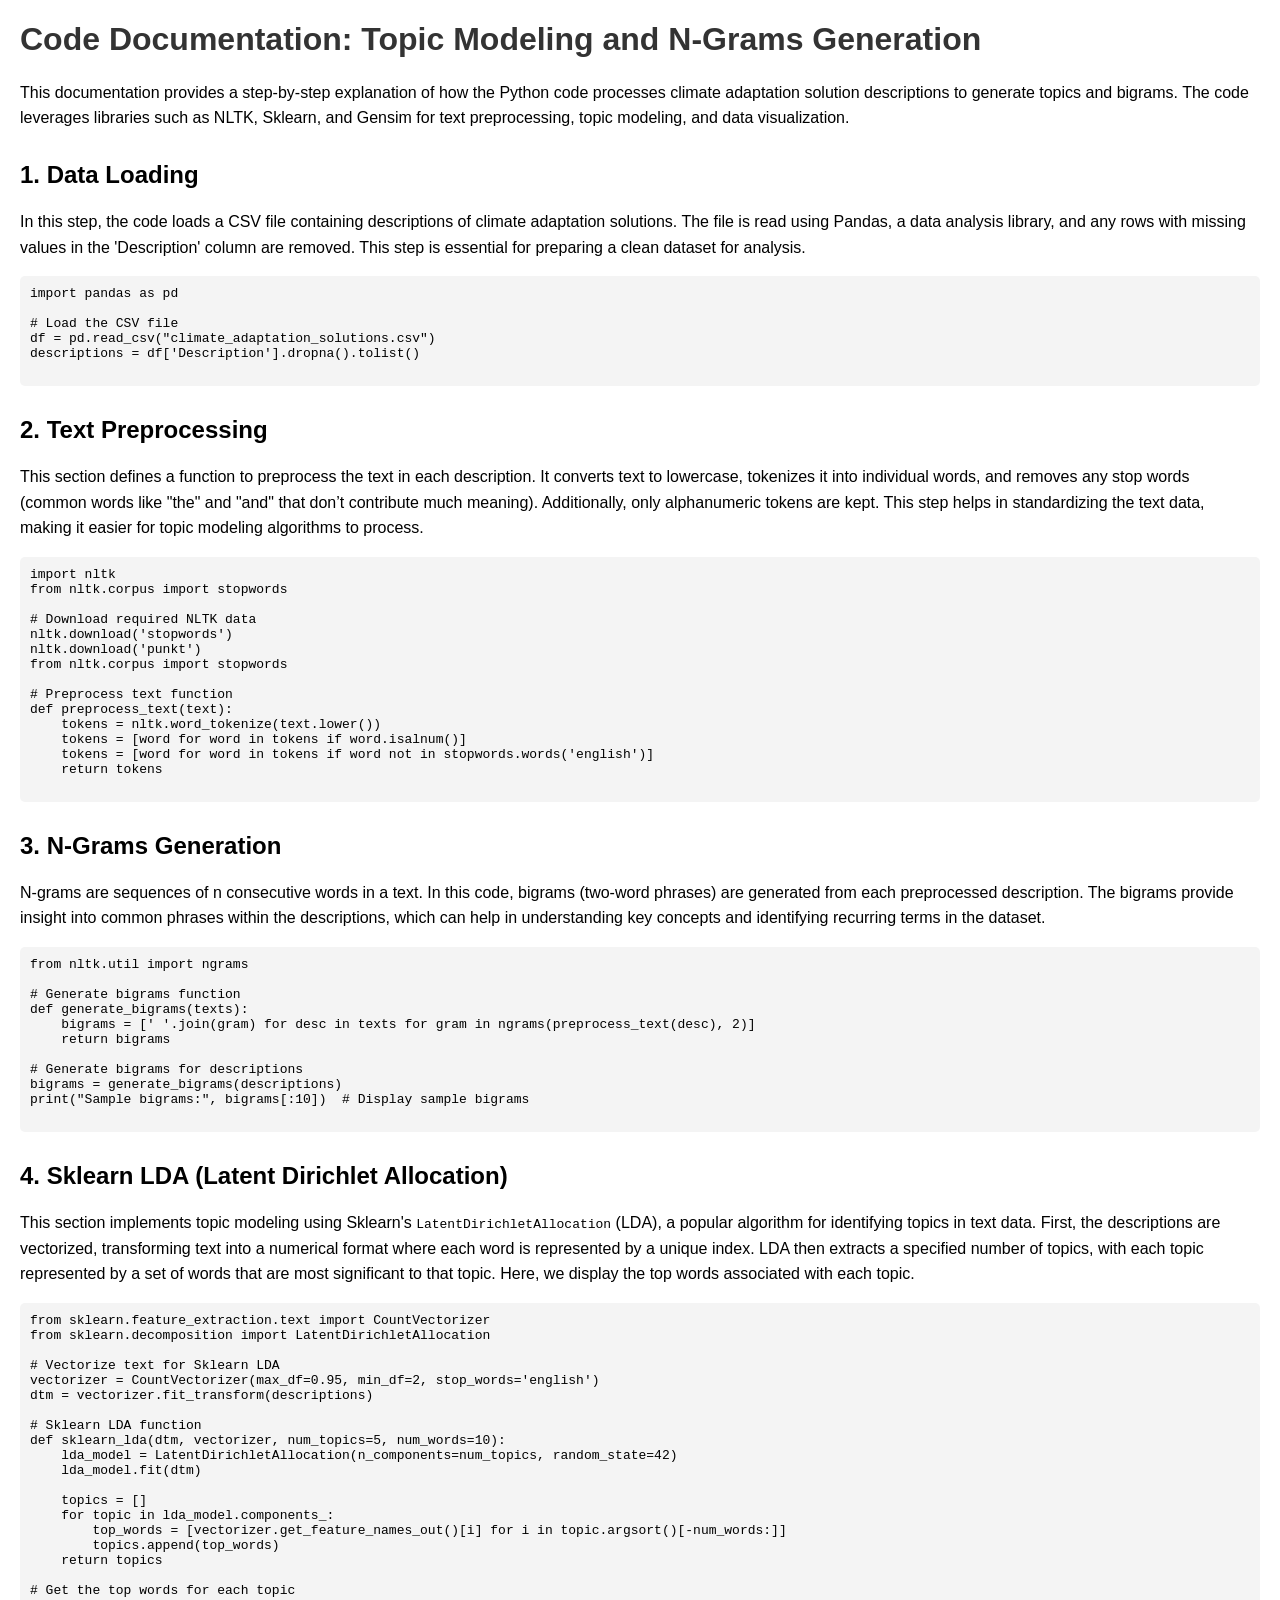
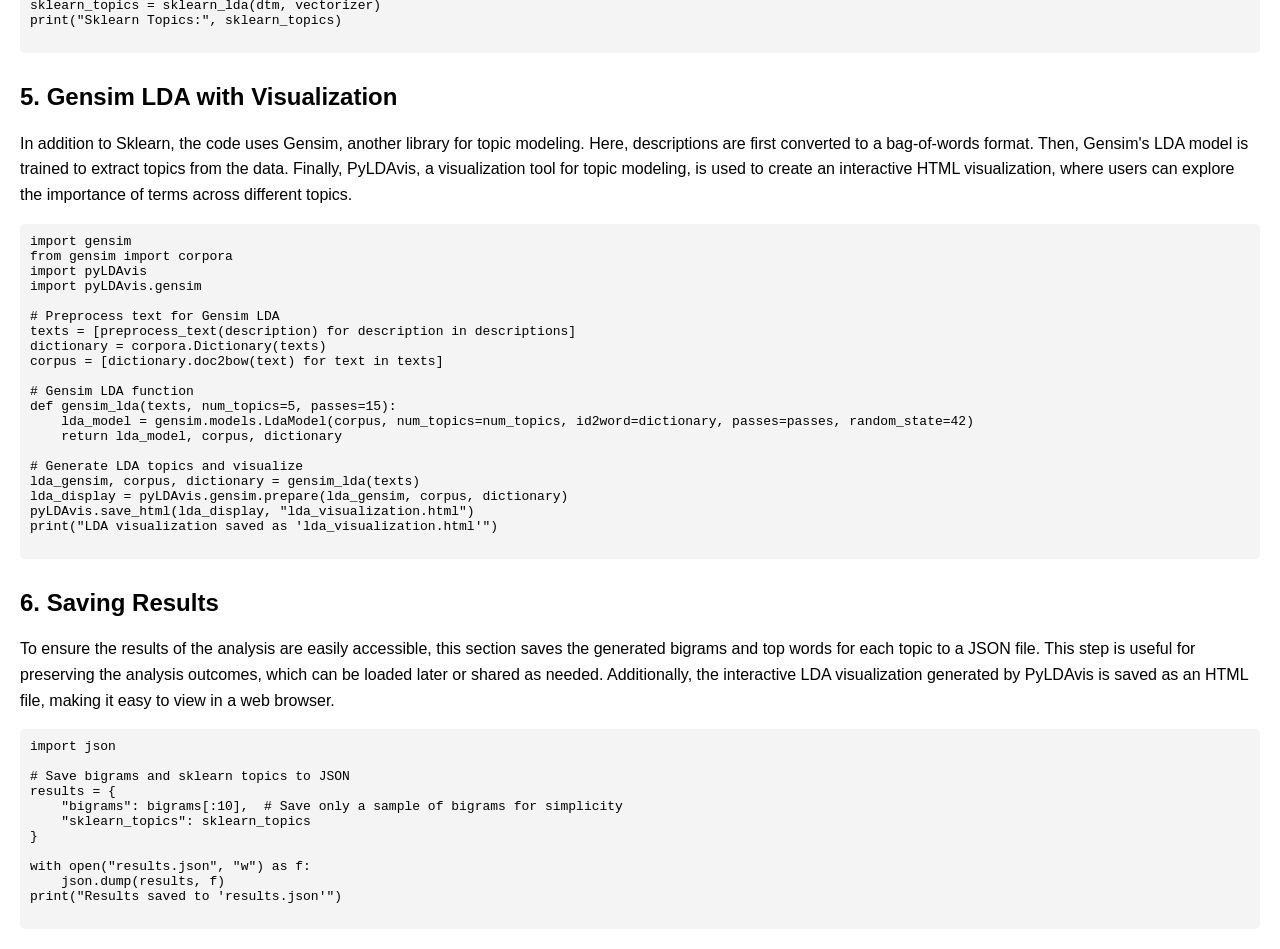
<file: resilience-project/documentation.html>
<!DOCTYPE html>
<html lang="en">
<head>
    <meta charset="UTF-8">
    <meta name="viewport" content="width=device-width, initial-scale=1.0">
    <title>Code Documentation</title>
    <style>
        body { font-family: Arial, sans-serif; margin: 20px; }
        h1 { color: #333; }
        p { line-height: 1.6; }
        pre { background-color: #f4f4f4; padding: 10px; border-radius: 5px; overflow-x: auto; }
        h2 { margin-top: 30px; }
    </style>
</head>
<body>
    <h1>Code Documentation: Topic Modeling and N-Grams Generation</h1>
    <p>This documentation provides a step-by-step explanation of how the Python code processes climate adaptation solution descriptions to generate topics and bigrams. The code leverages libraries such as NLTK, Sklearn, and Gensim for text preprocessing, topic modeling, and data visualization.</p>

    <h2>1. Data Loading</h2>
    <p>In this step, the code loads a CSV file containing descriptions of climate adaptation solutions. The file is read using Pandas, a data analysis library, and any rows with missing values in the 'Description' column are removed. This step is essential for preparing a clean dataset for analysis.</p>
    <pre>
import pandas as pd

# Load the CSV file
df = pd.read_csv("climate_adaptation_solutions.csv")
descriptions = df['Description'].dropna().tolist()
    </pre>

    <h2>2. Text Preprocessing</h2>
    <p>This section defines a function to preprocess the text in each description. It converts text to lowercase, tokenizes it into individual words, and removes any stop words (common words like "the" and "and" that don’t contribute much meaning). Additionally, only alphanumeric tokens are kept. This step helps in standardizing the text data, making it easier for topic modeling algorithms to process.</p>
    <pre>
import nltk
from nltk.corpus import stopwords

# Download required NLTK data
nltk.download('stopwords')
nltk.download('punkt')
from nltk.corpus import stopwords

# Preprocess text function
def preprocess_text(text):
    tokens = nltk.word_tokenize(text.lower())
    tokens = [word for word in tokens if word.isalnum()]
    tokens = [word for word in tokens if word not in stopwords.words('english')]
    return tokens
    </pre>

    <h2>3. N-Grams Generation</h2>
    <p>N-grams are sequences of n consecutive words in a text. In this code, bigrams (two-word phrases) are generated from each preprocessed description. The bigrams provide insight into common phrases within the descriptions, which can help in understanding key concepts and identifying recurring terms in the dataset.</p>
    <pre>
from nltk.util import ngrams

# Generate bigrams function
def generate_bigrams(texts):
    bigrams = [' '.join(gram) for desc in texts for gram in ngrams(preprocess_text(desc), 2)]
    return bigrams

# Generate bigrams for descriptions
bigrams = generate_bigrams(descriptions)
print("Sample bigrams:", bigrams[:10])  # Display sample bigrams
    </pre>

    <h2>4. Sklearn LDA (Latent Dirichlet Allocation)</h2>
    <p>This section implements topic modeling using Sklearn's <code>LatentDirichletAllocation</code> (LDA), a popular algorithm for identifying topics in text data. First, the descriptions are vectorized, transforming text into a numerical format where each word is represented by a unique index. LDA then extracts a specified number of topics, with each topic represented by a set of words that are most significant to that topic. Here, we display the top words associated with each topic.</p>
    <pre>
from sklearn.feature_extraction.text import CountVectorizer
from sklearn.decomposition import LatentDirichletAllocation

# Vectorize text for Sklearn LDA
vectorizer = CountVectorizer(max_df=0.95, min_df=2, stop_words='english')
dtm = vectorizer.fit_transform(descriptions)

# Sklearn LDA function
def sklearn_lda(dtm, vectorizer, num_topics=5, num_words=10):
    lda_model = LatentDirichletAllocation(n_components=num_topics, random_state=42)
    lda_model.fit(dtm)
    
    topics = []
    for topic in lda_model.components_:
        top_words = [vectorizer.get_feature_names_out()[i] for i in topic.argsort()[-num_words:]]
        topics.append(top_words)
    return topics

# Get the top words for each topic
sklearn_topics = sklearn_lda(dtm, vectorizer)
print("Sklearn Topics:", sklearn_topics)
    </pre>

    <h2>5. Gensim LDA with Visualization</h2>
    <p>In addition to Sklearn, the code uses Gensim, another library for topic modeling. Here, descriptions are first converted to a bag-of-words format. Then, Gensim's LDA model is trained to extract topics from the data. Finally, PyLDAvis, a visualization tool for topic modeling, is used to create an interactive HTML visualization, where users can explore the importance of terms across different topics.</p>
    <pre>
import gensim
from gensim import corpora
import pyLDAvis
import pyLDAvis.gensim

# Preprocess text for Gensim LDA
texts = [preprocess_text(description) for description in descriptions]
dictionary = corpora.Dictionary(texts)
corpus = [dictionary.doc2bow(text) for text in texts]

# Gensim LDA function
def gensim_lda(texts, num_topics=5, passes=15):
    lda_model = gensim.models.LdaModel(corpus, num_topics=num_topics, id2word=dictionary, passes=passes, random_state=42)
    return lda_model, corpus, dictionary

# Generate LDA topics and visualize
lda_gensim, corpus, dictionary = gensim_lda(texts)
lda_display = pyLDAvis.gensim.prepare(lda_gensim, corpus, dictionary)
pyLDAvis.save_html(lda_display, "lda_visualization.html")
print("LDA visualization saved as 'lda_visualization.html'")
    </pre>

    <h2>6. Saving Results</h2>
    <p>To ensure the results of the analysis are easily accessible, this section saves the generated bigrams and top words for each topic to a JSON file. This step is useful for preserving the analysis outcomes, which can be loaded later or shared as needed. Additionally, the interactive LDA visualization generated by PyLDAvis is saved as an HTML file, making it easy to view in a web browser.</p>
    <pre>
import json

# Save bigrams and sklearn topics to JSON
results = {
    "bigrams": bigrams[:10],  # Save only a sample of bigrams for simplicity
    "sklearn_topics": sklearn_topics
}

with open("results.json", "w") as f:
    json.dump(results, f)
print("Results saved to 'results.json'")
    </pre>

</body>
</html>
</file>
<file: assets/css/main.css>
@import url(fontawesome-all.min.css);
@import url("https://fonts.googleapis.com/css?family=Open+Sans:400,600,400italic,600italic|Roboto+Slab:400,700");

/* Set main content width to 70% */
#main {
  margin: 0 auto;
  align-content: center;
}

/* Reset */
html, body, div, span, applet, object,
iframe, h1, h2, h3, h4, h5, h6, p, blockquote,
pre, a, abbr, acronym, address, big, cite,
code, del, dfn, em, img, ins, kbd, q, s, samp,
small, strike, strong, sub, sup, tt, var, b,
u, i, center, dl, dt, dd, ol, ul, li, fieldset,
form, label, legend, table, caption, tbody,
tfoot, thead, tr, th, td, article, aside,
canvas, details, embed, figure, figcaption,
footer, header, hgroup, menu, nav, output, ruby,
section, summary, time, mark, audio, video {
  margin: 0;
  padding: 0;
  border: 0;
  font-size: 100%;
  font: inherit;
  vertical-align: baseline;
}


article, aside, details, figcaption, figure,
footer, header, hgroup, menu, nav, section {
  display: block; }

body {
  line-height: 1;

}
.swiper-container {
  width: 100%;
  max-width: 600px;
  margin: auto;
  padding: 20px 0;
}
.swiper-slide img {
  width: 100%;
  border-radius: 10px;
}
.swiper-button-next, .swiper-button-prev {
  color: #f56a6a;
}
.swiper-pagination-bullet {
  background: #f56a6a;
}
ol, ul {
  list-style: none; }

blockquote, q {
  quotes: none; }
  blockquote:before, blockquote:after, q:before, q:after {
    content: '';
    content: none; }

table {
  border-collapse: collapse;
  border-spacing: 0; }

body {
  -webkit-text-size-adjust: none; }

mark {
  background-color: transparent;
  color: inherit; }

input::-moz-focus-inner {
  border: 0;
  padding: 0; }

input, select, textarea {
  -moz-appearance: none;
  -webkit-appearance: none;
  -ms-appearance: none;
  appearance: none; }

/* Basic */
@-ms-viewport {
  width: device-width; }

body {
  -ms-overflow-style: scrollbar; }

@media screen and (max-width: 480px) {
  html, body {
    min-width: 320px; } }

html {
  box-sizing: border-box; }

*, *:before, *:after {
  box-sizing: inherit; }

body {
  background: #ffffff; }
  body.is-preload *, body.is-preload *:before, body.is-preload *:after, body.is-resizing *, body.is-resizing *:before, body.is-resizing *:after {
    -moz-animation: none !important;
    -webkit-animation: none !important;
    -ms-animation: none !important;
    animation: none !important;
    -moz-transition: none !important;
    -webkit-transition: none !important;
    -ms-transition: none !important;
    transition: none !important; }

/* Type */
body, input, select, textarea {
  color: #0e0f10;
  font-family: "Open Sans", sans-serif;
  font-size: 13pt;
  font-weight: 400;
  line-height: 1.65; }
  @media screen and (max-width: 1680px) {
    body, input, select, textarea {
      font-size: 11pt; } }
  @media screen and (max-width: 1280px) {
    body, input, select, textarea {
      font-size: 10pt; } }
  @media screen and (max-width: 360px) {
    body, input, select, textarea {
      font-size: 9pt; } }

a {
  -moz-transition: color 0.2s ease-in-out, border-bottom-color 0.2s ease-in-out;
  -webkit-transition: color 0.2s ease-in-out, border-bottom-color 0.2s ease-in-out;
  -ms-transition: color 0.2s ease-in-out, border-bottom-color 0.2s ease-in-out;
  transition: color 0.2s ease-in-out, border-bottom-color 0.2s ease-in-out;
  border-bottom: dotted 1px;
  color: #f56a6a;
  text-decoration: none; }
  a:hover {
    border-bottom-color: #f56a6a;
    color: #f56a6a !important; }
    a:hover strong {
      color: inherit; }

strong, b {
  color: #3d4449;
  font-weight: 600; }

em, i {
  font-style: italic; }

p {
  margin: 0 0 2em 0; }

h1, h2, h3, h4, h5, h6 {
  color: #3d4449;
  font-family: "Roboto Slab", serif;
  font-weight: 700;
  line-height: 1.5;
  margin: 0 0 1em 0; }
  h1 a, h2 a, h3 a, h4 a, h5 a, h6 a {
    color: inherit;
    text-decoration: none;
    border-bottom: 0; }

h1 {
  font-size: 4em;
  margin: 0 0 0.5em 0;
  line-height: 1.3; }

h2 {
  font-size: 1.75em; }

h3 {
  font-size: 1.25em; }

h4 {
  font-size: 1.1em; }

h5 {
  font-size: 0.9em; }

h6 {
  font-size: 0.7em; }

@media screen and (max-width: 1680px) {
  h1 {
    font-size: 3.5em; } }

@media screen and (max-width: 980px) {
  h1 {
    font-size: 3.25em; } }

@media screen and (max-width: 736px) {
  h1 {
    font-size: 2em;
    line-height: 1.4; }
  h2 {
    font-size: 1.5em; } }

sub {
  font-size: 0.8em;
  position: relative;
  top: 0.5em; }

sup {
  font-size: 0.8em;
  position: relative;
  top: -0.5em; }

blockquote {
  border-left: solid 3px rgba(210, 215, 217, 0.75);
  font-style: italic;
  margin: 0 0 2em 0;
  padding: 0.5em 0 0.5em 2em; }

code {
  background: rgba(230, 235, 237, 0.25);
  border-radius: 0.375em;
  border: solid 1px rgba(210, 215, 217, 0.75);
  font-family: "Courier New", monospace;
  font-size: 0.9em;
  margin: 0 0.25em;
  padding: 0.25em 0.65em; }

pre {
  -webkit-overflow-scrolling: touch;
  font-family: "Courier New", monospace;
  font-size: 0.9em;
  margin: 0 0 2em 0; }
  pre code {
    display: block;
    line-height: 1.75;
    padding: 1em 1.5em;
    overflow-x: auto; }

hr {
  border: 0;
  border-bottom: solid 1px rgba(210, 215, 217, 0.75);
  margin: 2em 0; }
  hr.major {
    margin: 3em 0; }

.align-left {
  text-align: left; }

.align-center {
  text-align: center; }

.align-right {
  text-align: right; }

/* Row */
.row {
  display: flex;
  flex-wrap: wrap;
  box-sizing: border-box;
  align-items: stretch; }
  .row > * {
    box-sizing: border-box; }
  .row.gtr-uniform > * > :last-child {
    margin-bottom: 0; }
  .row.aln-left {
    justify-content: flex-start; }
  .row.aln-center {
    justify-content: center; }
  .row.aln-right {
    justify-content: flex-end; }
  .row.aln-top {
    align-items: flex-start; }
  .row.aln-middle {
    align-items: center; }
  .row.aln-bottom {
    align-items: flex-end; }
  .row > .imp {
    order: -1; }
  .row > .col-1 {
    width: 8.33333%; }
  .row > .off-1 {
    margin-left: 8.33333%; }
  .row > .col-2 {
    width: 16.66667%; }
  .row > .off-2 {
    margin-left: 16.66667%; }
  .row > .col-3 {
    width: 25%; }
  .row > .off-3 {
    margin-left: 25%; }
  .row > .col-4 {
    width: 33.33333%; }
  .row > .off-4 {
    margin-left: 33.33333%; }
  .row > .col-5 {
    width: 41.66667%; }
  .row > .off-5 {
    margin-left: 41.66667%; }
  .row > .col-6 {
    width: 50%; }
  .row > .off-6 {
    margin-left: 50%; }
  .row > .col-7 {
    width: 58.33333%; }
  .row > .off-7 {
    margin-left: 58.33333%; }
  .row > .col-8 {
    width: 66.66667%; }
  .row > .off-8 {
    margin-left: 66.66667%; }
  .row > .col-9 {
    width: 75%; }
  .row > .off-9 {
    margin-left: 75%; }
  .row > .col-10 {
    width: 83.33333%; }
  .row > .off-10 {
    margin-left: 83.33333%; }
  .row > .col-11 {
    width: 91.66667%; }
  .row > .off-11 {
    margin-left: 91.66667%; }
  .row > .col-12 {
    width: 100%; }
  .row > .off-12 {
    margin-left: 100%; }
  .row.gtr-0 {
    margin-top: 0;
    margin-left: 0em; }
    .row.gtr-0 > * {
      padding: 0 0 0 0em; }
    .row.gtr-0.gtr-uniform {
      margin-top: 0em; }
      .row.gtr-0.gtr-uniform > * {
        padding-top: 0em; }
  .row.gtr-25 {
    margin-top: 0;
    margin-left: -0.375em; }
    .row.gtr-25 > * {
      padding: 0 0 0 0.375em; }
    .row.gtr-25.gtr-uniform {
      margin-top: -0.375em; }
      .row.gtr-25.gtr-uniform > * {
        padding-top: 0.375em; }
  .row.gtr-50 {
    margin-top: 0;
    margin-left: -0.75em; }
    .row.gtr-50 > * {
      padding: 0 0 0 0.75em; }
    .row.gtr-50.gtr-uniform {
      margin-top: -0.75em; }
      .row.gtr-50.gtr-uniform > * {
        padding-top: 0.75em; }
  .row {
    margin-top: 0;
    margin-left: -1.5em; }
    .row > * {
      padding: 0 0 0 1.5em; }
    .row.gtr-uniform {
      margin-top: -1.5em; }
      .row.gtr-uniform > * {
        padding-top: 1.5em; }
  .row.gtr-150 {
    margin-top: 0;
    margin-left: -2.25em; }
    .row.gtr-150 > * {
      padding: 0 0 0 2.25em; }
    .row.gtr-150.gtr-uniform {
      margin-top: -2.25em; }
      .row.gtr-150.gtr-uniform > * {
        padding-top: 2.25em; }
  .row.gtr-200 {
    margin-top: 0;
    margin-left: -3em; }
    .row.gtr-200 > * {
      padding: 0 0 0 3em; }
    .row.gtr-200.gtr-uniform {
      margin-top: -3em; }
      .row.gtr-200.gtr-uniform > * {
        padding-top: 3em; }
  @media screen and (max-width: 1680px) {
    .row {
      display: flex;
      flex-wrap: wrap;
      box-sizing: border-box;
      align-items: stretch; }
      .row > * {
        box-sizing: border-box; }
      .row.gtr-uniform > * > :last-child {
        margin-bottom: 0; }
      .row.aln-left {
        justify-content: flex-start; }
      .row.aln-center {
        justify-content: center; }
      .row.aln-right {
        justify-content: flex-end; }
      .row.aln-top {
        align-items: flex-start; }
      .row.aln-middle {
        align-items: center; }
      .row.aln-bottom {
        align-items: flex-end; }
      .row > .imp-xlarge {
        order: -1; }
      .row > .col-1-xlarge {
        width: 8.33333%; }
      .row > .off-1-xlarge {
        margin-left: 8.33333%; }
      .row > .col-2-xlarge {
        width: 16.66667%; }
      .row > .off-2-xlarge {
        margin-left: 16.66667%; }
      .row > .col-3-xlarge {
        width: 25%; }
      .row > .off-3-xlarge {
        margin-left: 25%; }
      .row > .col-4-xlarge {
        width: 33.33333%; }
      .row > .off-4-xlarge {
        margin-left: 33.33333%; }
      .row > .col-5-xlarge {
        width: 41.66667%; }
      .row > .off-5-xlarge {
        margin-left: 41.66667%; }
      .row > .col-6-xlarge {
        width: 50%; }
      .row > .off-6-xlarge {
        margin-left: 50%; }
      .row > .col-7-xlarge {
        width: 58.33333%; }
      .row > .off-7-xlarge {
        margin-left: 58.33333%; }
      .row > .col-8-xlarge {
        width: 66.66667%; }
      .row > .off-8-xlarge {
        margin-left: 66.66667%; }
      .row > .col-9-xlarge {
        width: 75%; }
      .row > .off-9-xlarge {
        margin-left: 75%; }
      .row > .col-10-xlarge {
        width: 83.33333%; }
      .row > .off-10-xlarge {
        margin-left: 83.33333%; }
      .row > .col-11-xlarge {
        width: 91.66667%; }
      .row > .off-11-xlarge {
        margin-left: 91.66667%; }
      .row > .col-12-xlarge {
        width: 100%; }
      .row > .off-12-xlarge {
        margin-left: 100%; }
      .row.gtr-0 {
        margin-top: 0;
        margin-left: 0em; }
        .row.gtr-0 > * {
          padding: 0 0 0 0em; }
        .row.gtr-0.gtr-uniform {
          margin-top: 0em; }
          .row.gtr-0.gtr-uniform > * {
            padding-top: 0em; }
      .row.gtr-25 {
        margin-top: 0;
        margin-left: -0.375em; }
        .row.gtr-25 > * {
          padding: 0 0 0 0.375em; }
        .row.gtr-25.gtr-uniform {
          margin-top: -0.375em; }
          .row.gtr-25.gtr-uniform > * {
            padding-top: 0.375em; }
      .row.gtr-50 {
        margin-top: 0;
        margin-left: -0.75em; }
        .row.gtr-50 > * {
          padding: 0 0 0 0.75em; }
        .row.gtr-50.gtr-uniform {
          margin-top: -0.75em; }
          .row.gtr-50.gtr-uniform > * {
            padding-top: 0.75em; }
      .row {
        margin-top: 0;
        margin-left: -1.5em; }
        .row > * {
          padding: 0 0 0 1.5em; }
        .row.gtr-uniform {
          margin-top: -1.5em; }
          .row.gtr-uniform > * {
            padding-top: 1.5em; }
      .row.gtr-150 {
        margin-top: 0;
        margin-left: -2.25em; }
        .row.gtr-150 > * {
          padding: 0 0 0 2.25em; }
        .row.gtr-150.gtr-uniform {
          margin-top: -2.25em; }
          .row.gtr-150.gtr-uniform > * {
            padding-top: 2.25em; }
      .row.gtr-200 {
        margin-top: 0;
        margin-left: -3em; }
        .row.gtr-200 > * {
          padding: 0 0 0 3em; }
        .row.gtr-200.gtr-uniform {
          margin-top: -3em; }
          .row.gtr-200.gtr-uniform > * {
            padding-top: 3em; } }
  @media screen and (max-width: 1280px) {
    .row {
      display: flex;
      flex-wrap: wrap;
      box-sizing: border-box;
      align-items: stretch; }
      .row > * {
        box-sizing: border-box; }
      .row.gtr-uniform > * > :last-child {
        margin-bottom: 0; }
      .row.aln-left {
        justify-content: flex-start; }
      .row.aln-center {
        justify-content: center; }
      .row.aln-right {
        justify-content: flex-end; }
      .row.aln-top {
        align-items: flex-start; }
      .row.aln-middle {
        align-items: center; }
      .row.aln-bottom {
        align-items: flex-end; }
      .row > .imp-large {
        order: -1; }
      .row > .col-1-large {
        width: 8.33333%; }
      .row > .off-1-large {
        margin-left: 8.33333%; }
      .row > .col-2-large {
        width: 16.66667%; }
      .row > .off-2-large {
        margin-left: 16.66667%; }
      .row > .col-3-large {
        width: 25%; }
      .row > .off-3-large {
        margin-left: 25%; }
      .row > .col-4-large {
        width: 33.33333%; }
      .row > .off-4-large {
        margin-left: 33.33333%; }
      .row > .col-5-large {
        width: 41.66667%; }
      .row > .off-5-large {
        margin-left: 41.66667%; }
      .row > .col-6-large {
        width: 50%; }
      .row > .off-6-large {
        margin-left: 50%; }
      .row > .col-7-large {
        width: 58.33333%; }
      .row > .off-7-large {
        margin-left: 58.33333%; }
      .row > .col-8-large {
        width: 66.66667%; }
      .row > .off-8-large {
        margin-left: 66.66667%; }
      .row > .col-9-large {
        width: 75%; }
      .row > .off-9-large {
        margin-left: 75%; }
      .row > .col-10-large {
        width: 83.33333%; }
      .row > .off-10-large {
        margin-left: 83.33333%; }
      .row > .col-11-large {
        width: 91.66667%; }
      .row > .off-11-large {
        margin-left: 91.66667%; }
      .row > .col-12-large {
        width: 100%; }
      .row > .off-12-large {
        margin-left: 100%; }
      .row.gtr-0 {
        margin-top: 0;
        margin-left: 0em; }
        .row.gtr-0 > * {
          padding: 0 0 0 0em; }
        .row.gtr-0.gtr-uniform {
          margin-top: 0em; }
          .row.gtr-0.gtr-uniform > * {
            padding-top: 0em; }
      .row.gtr-25 {
        margin-top: 0;
        margin-left: -0.375em; }
        .row.gtr-25 > * {
          padding: 0 0 0 0.375em; }
        .row.gtr-25.gtr-uniform {
          margin-top: -0.375em; }
          .row.gtr-25.gtr-uniform > * {
            padding-top: 0.375em; }
      .row.gtr-50 {
        margin-top: 0;
        margin-left: -0.75em; }
        .row.gtr-50 > * {
          padding: 0 0 0 0.75em; }
        .row.gtr-50.gtr-uniform {
          margin-top: -0.75em; }
          .row.gtr-50.gtr-uniform > * {
            padding-top: 0.75em; }
      .row {
        margin-top: 0;
        margin-left: -1.5em; }
        .row > * {
          padding: 0 0 0 1.5em; }
        .row.gtr-uniform {
          margin-top: -1.5em; }
          .row.gtr-uniform > * {
            padding-top: 1.5em; }
      .row.gtr-150 {
        margin-top: 0;
        margin-left: -2.25em; }
        .row.gtr-150 > * {
          padding: 0 0 0 2.25em; }
        .row.gtr-150.gtr-uniform {
          margin-top: -2.25em; }
          .row.gtr-150.gtr-uniform > * {
            padding-top: 2.25em; }
      .row.gtr-200 {
        margin-top: 0;
        margin-left: -3em; }
        .row.gtr-200 > * {
          padding: 0 0 0 3em; }
        .row.gtr-200.gtr-uniform {
          margin-top: -3em; }
          .row.gtr-200.gtr-uniform > * {
            padding-top: 3em; } }
  @media screen and (max-width: 980px) {
    .row {
      display: flex;
      flex-wrap: wrap;
      box-sizing: border-box;
      align-items: stretch; }
      .row > * {
        box-sizing: border-box; }
      .row.gtr-uniform > * > :last-child {
        margin-bottom: 0; }
      .row.aln-left {
        justify-content: flex-start; }
      .row.aln-center {
        justify-content: center; }
      .row.aln-right {
        justify-content: flex-end; }
      .row.aln-top {
        align-items: flex-start; }
      .row.aln-middle {
        align-items: center; }
      .row.aln-bottom {
        align-items: flex-end; }
      .row > .imp-medium {
        order: -1; }
      .row > .col-1-medium {
        width: 8.33333%; }
      .row > .off-1-medium {
        margin-left: 8.33333%; }
      .row > .col-2-medium {
        width: 16.66667%; }
      .row > .off-2-medium {
        margin-left: 16.66667%; }
      .row > .col-3-medium {
        width: 25%; }
      .row > .off-3-medium {
        margin-left: 25%; }
      .row > .col-4-medium {
        width: 33.33333%; }
      .row > .off-4-medium {
        margin-left: 33.33333%; }
      .row > .col-5-medium {
        width: 41.66667%; }
      .row > .off-5-medium {
        margin-left: 41.66667%; }
      .row > .col-6-medium {
        width: 50%; }
      .row > .off-6-medium {
        margin-left: 50%; }
      .row > .col-7-medium {
        width: 58.33333%; }
      .row > .off-7-medium {
        margin-left: 58.33333%; }
      .row > .col-8-medium {
        width: 66.66667%; }
      .row > .off-8-medium {
        margin-left: 66.66667%; }
      .row > .col-9-medium {
        width: 75%; }
      .row > .off-9-medium {
        margin-left: 75%; }
      .row > .col-10-medium {
        width: 83.33333%; }
      .row > .off-10-medium {
        margin-left: 83.33333%; }
      .row > .col-11-medium {
        width: 91.66667%; }
      .row > .off-11-medium {
        margin-left: 91.66667%; }
      .row > .col-12-medium {
        width: 100%; }
      .row > .off-12-medium {
        margin-left: 100%; }
      .row.gtr-0 {
        margin-top: 0;
        margin-left: 0em; }
        .row.gtr-0 > * {
          padding: 0 0 0 0em; }
        .row.gtr-0.gtr-uniform {
          margin-top: 0em; }
          .row.gtr-0.gtr-uniform > * {
            padding-top: 0em; }
      .row.gtr-25 {
        margin-top: 0;
        margin-left: -0.375em; }
        .row.gtr-25 > * {
          padding: 0 0 0 0.375em; }
        .row.gtr-25.gtr-uniform {
          margin-top: -0.375em; }
          .row.gtr-25.gtr-uniform > * {
            padding-top: 0.375em; }
      .row.gtr-50 {
        margin-top: 0;
        margin-left: -0.75em; }
        .row.gtr-50 > * {
          padding: 0 0 0 0.75em; }
        .row.gtr-50.gtr-uniform {
          margin-top: -0.75em; }
          .row.gtr-50.gtr-uniform > * {
            padding-top: 0.75em; }
      .row {
        margin-top: 0;
        margin-left: -1.5em; }
        .row > * {
          padding: 0 0 0 1.5em; }
        .row.gtr-uniform {
          margin-top: -1.5em; }
          .row.gtr-uniform > * {
            padding-top: 1.5em; }
      .row.gtr-150 {
        margin-top: 0;
        margin-left: -2.25em; }
        .row.gtr-150 > * {
          padding: 0 0 0 2.25em; }
        .row.gtr-150.gtr-uniform {
          margin-top: -2.25em; }
          .row.gtr-150.gtr-uniform > * {
            padding-top: 2.25em; }
      .row.gtr-200 {
        margin-top: 0;
        margin-left: -3em; }
        .row.gtr-200 > * {
          padding: 0 0 0 3em; }
        .row.gtr-200.gtr-uniform {
          margin-top: -3em; }
          .row.gtr-200.gtr-uniform > * {
            padding-top: 3em; } }
  @media screen and (max-width: 736px) {
    .row {
      display: flex;
      flex-wrap: wrap;
      box-sizing: border-box;
      align-items: stretch; }
      .row > * {
        box-sizing: border-box; }
      .row.gtr-uniform > * > :last-child {
        margin-bottom: 0; }
      .row.aln-left {
        justify-content: flex-start; }
      .row.aln-center {
        justify-content: center; }
      .row.aln-right {
        justify-content: flex-end; }
      .row.aln-top {
        align-items: flex-start; }
      .row.aln-middle {
        align-items: center; }
      .row.aln-bottom {
        align-items: flex-end; }
      .row > .imp-small {
        order: -1; }
      .row > .col-1-small {
        width: 8.33333%; }
      .row > .off-1-small {
        margin-left: 8.33333%; }
      .row > .col-2-small {
        width: 16.66667%; }
      .row > .off-2-small {
        margin-left: 16.66667%; }
      .row > .col-3-small {
        width: 25%; }
      .row > .off-3-small {
        margin-left: 25%; }
      .row > .col-4-small {
        width: 33.33333%; }
      .row > .off-4-small {
        margin-left: 33.33333%; }
      .row > .col-5-small {
        width: 41.66667%; }
      .row > .off-5-small {
        margin-left: 41.66667%; }
      .row > .col-6-small {
        width: 50%; }
      .row > .off-6-small {
        margin-left: 50%; }
      .row > .col-7-small {
        width: 58.33333%; }
      .row > .off-7-small {
        margin-left: 58.33333%; }
      .row > .col-8-small {
        width: 66.66667%; }
      .row > .off-8-small {
        margin-left: 66.66667%; }
      .row > .col-9-small {
        width: 75%; }
      .row > .off-9-small {
        margin-left: 75%; }
      .row > .col-10-small {
        width: 83.33333%; }
      .row > .off-10-small {
        margin-left: 83.33333%; }
      .row > .col-11-small {
        width: 91.66667%; }
      .row > .off-11-small {
        margin-left: 91.66667%; }
      .row > .col-12-small {
        width: 100%; }
      .row > .off-12-small {
        margin-left: 100%; }
      .row.gtr-0 {
        margin-top: 0;
        margin-left: 0em; }
        .row.gtr-0 > * {
          padding: 0 0 0 0em; }
        .row.gtr-0.gtr-uniform {
          margin-top: 0em; }
          .row.gtr-0.gtr-uniform > * {
            padding-top: 0em; }
      .row.gtr-25 {
        margin-top: 0;
        margin-left: -0.375em; }
        .row.gtr-25 > * {
          padding: 0 0 0 0.375em; }
        .row.gtr-25.gtr-uniform {
          margin-top: -0.375em; }
          .row.gtr-25.gtr-uniform > * {
            padding-top: 0.375em; }
      .row.gtr-50 {
        margin-top: 0;
        margin-left: -0.75em; }
        .row.gtr-50 > * {
          padding: 0 0 0 0.75em; }
        .row.gtr-50.gtr-uniform {
          margin-top: -0.75em; }
          .row.gtr-50.gtr-uniform > * {
            padding-top: 0.75em; }
      .row {
        margin-top: 0;
        margin-left: -1.5em; }
        .row > * {
          padding: 0 0 0 1.5em; }
        .row.gtr-uniform {
          margin-top: -1.5em; }
          .row.gtr-uniform > * {
            padding-top: 1.5em; }
      .row.gtr-150 {
        margin-top: 0;
        margin-left: -2.25em; }
        .row.gtr-150 > * {
          padding: 0 0 0 2.25em; }
        .row.gtr-150.gtr-uniform {
          margin-top: -2.25em; }
          .row.gtr-150.gtr-uniform > * {
            padding-top: 2.25em; }
      .row.gtr-200 {
        margin-top: 0;
        margin-left: -3em; }
        .row.gtr-200 > * {
          padding: 0 0 0 3em; }
        .row.gtr-200.gtr-uniform {
          margin-top: -3em; }
          .row.gtr-200.gtr-uniform > * {
            padding-top: 3em; } }
  @media screen and (max-width: 480px) {
    .row {
      display: flex;
      flex-wrap: wrap;
      box-sizing: border-box;
      align-items: stretch; }
      .row > * {
        box-sizing: border-box; }
      .row.gtr-uniform > * > :last-child {
        margin-bottom: 0; }
      .row.aln-left {
        justify-content: flex-start; }
      .row.aln-center {
        justify-content: center; }
      .row.aln-right {
        justify-content: flex-end; }
      .row.aln-top {
        align-items: flex-start; }
      .row.aln-middle {
        align-items: center; }
      .row.aln-bottom {
        align-items: flex-end; }
      .row > .imp-xsmall {
        order: -1; }
      .row > .col-1-xsmall {
        width: 8.33333%; }
      .row > .off-1-xsmall {
        margin-left: 8.33333%; }
      .row > .col-2-xsmall {
        width: 16.66667%; }
      .row > .off-2-xsmall {
        margin-left: 16.66667%; }
      .row > .col-3-xsmall {
        width: 25%; }
      .row > .off-3-xsmall {
        margin-left: 25%; }
      .row > .col-4-xsmall {
        width: 33.33333%; }
      .row > .off-4-xsmall {
        margin-left: 33.33333%; }
      .row > .col-5-xsmall {
        width: 41.66667%; }
      .row > .off-5-xsmall {
        margin-left: 41.66667%; }
      .row > .col-6-xsmall {
        width: 50%; }
      .row > .off-6-xsmall {
        margin-left: 50%; }
      .row > .col-7-xsmall {
        width: 58.33333%; }
      .row > .off-7-xsmall {
        margin-left: 58.33333%; }
      .row > .col-8-xsmall {
        width: 66.66667%; }
      .row > .off-8-xsmall {
        margin-left: 66.66667%; }
      .row > .col-9-xsmall {
        width: 75%; }
      .row > .off-9-xsmall {
        margin-left: 75%; }
      .row > .col-10-xsmall {
        width: 83.33333%; }
      .row > .off-10-xsmall {
        margin-left: 83.33333%; }
      .row > .col-11-xsmall {
        width: 91.66667%; }
      .row > .off-11-xsmall {
        margin-left: 91.66667%; }
      .row > .col-12-xsmall {
        width: 100%; }
      .row > .off-12-xsmall {
        margin-left: 100%; }
      .row.gtr-0 {
        margin-top: 0;
        margin-left: 0em; }
        .row.gtr-0 > * {
          padding: 0 0 0 0em; }
        .row.gtr-0.gtr-uniform {
          margin-top: 0em; }
          .row.gtr-0.gtr-uniform > * {
            padding-top: 0em; }
      .row.gtr-25 {
        margin-top: 0;
        margin-left: -0.375em; }
        .row.gtr-25 > * {
          padding: 0 0 0 0.375em; }
        .row.gtr-25.gtr-uniform {
          margin-top: -0.375em; }
          .row.gtr-25.gtr-uniform > * {
            padding-top: 0.375em; }
      .row.gtr-50 {
        margin-top: 0;
        margin-left: -0.75em; }
        .row.gtr-50 > * {
          padding: 0 0 0 0.75em; }
        .row.gtr-50.gtr-uniform {
          margin-top: -0.75em; }
          .row.gtr-50.gtr-uniform > * {
            padding-top: 0.75em; }
      .row {
        margin-top: 0;
        margin-left: -1.5em; }
        .row > * {
          padding: 0 0 0 1.5em; }
        .row.gtr-uniform {
          margin-top: -1.5em; }
          .row.gtr-uniform > * {
            padding-top: 1.5em; }
      .row.gtr-150 {
        margin-top: 0;
        margin-left: -2.25em; }
        .row.gtr-150 > * {
          padding: 0 0 0 2.25em; }
        .row.gtr-150.gtr-uniform {
          margin-top: -2.25em; }
          .row.gtr-150.gtr-uniform > * {
            padding-top: 2.25em; }
      .row.gtr-200 {
        margin-top: 0;
        margin-left: -3em; }
        .row.gtr-200 > * {
          padding: 0 0 0 3em; }
        .row.gtr-200.gtr-uniform {
          margin-top: -3em; }
          .row.gtr-200.gtr-uniform > * {
            padding-top: 3em; } }

/* Section/Article */
section.special, article.special {
  text-align: center; }
header{
  text-align: center;
}
header p {
  font-family: "Roboto Slab", serif;
  font-size: 1em;
  font-weight: 400;
  letter-spacing: 0.075em;
  margin-top: -0.5em;
  text-transform: uppercase; }

header.major > :last-child {
  border-bottom: solid 3px #f56a6a;
  display: inline-block;
  text-align: center;
  margin: 0 0 2em 0;
  padding: 0 0.75em 0.5em 0; }

header.main > :last-child {
  margin: 0 0 1em 0; }

/* Form */
form {
  margin: 0 0 2em 0; }

label {
  color: #3d4449;
  display: block;
  font-size: 0.9em;
  font-weight: 600;
  margin: 0 0 1em 0; }

input[type="text"],
input[type="password"],
input[type="email"],
input[type="tel"],
input[type="search"],
input[type="url"],
select,
textarea {
  -moz-appearance: none;
  -webkit-appearance: none;
  -ms-appearance: none;
  appearance: none;
  background: #ffffff;
  border-radius: 0.375em;
  border: none;
  border: solid 1px rgba(210, 215, 217, 0.75);
  color: inherit;
  display: block;
  outline: 0;
  padding: 0 1em;
  text-decoration: none;
  width: 100%; }
  input[type="text"]:invalid,
  input[type="password"]:invalid,
  input[type="email"]:invalid,
  input[type="tel"]:invalid,
  input[type="search"]:invalid,
  input[type="url"]:invalid,
  select:invalid,
  textarea:invalid {
    box-shadow: none; }
  input[type="text"]:focus,
  input[type="password"]:focus,
  input[type="email"]:focus,
  input[type="tel"]:focus,
  input[type="search"]:focus,
  input[type="url"]:focus,
  select:focus,
  textarea:focus {
    border-color: #f56a6a;
    box-shadow: 0 0 0 1px #f56a6a; }

select {
  background-image: url("data:image/svg+xml;charset=utf8,%3Csvg xmlns='http://www.w3.org/2000/svg' width='40' height='40' preserveAspectRatio='none' viewBox='0 0 40 40'%3E%3Cpath d='M9.4,12.3l10.4,10.4l10.4-10.4c0.2-0.2,0.5-0.4,0.9-0.4c0.3,0,0.6,0.1,0.9,0.4l3.3,3.3c0.2,0.2,0.4,0.5,0.4,0.9 c0,0.4-0.1,0.6-0.4,0.9L20.7,31.9c-0.2,0.2-0.5,0.4-0.9,0.4c-0.3,0-0.6-0.1-0.9-0.4L4.3,17.3c-0.2-0.2-0.4-0.5-0.4-0.9 c0-0.4,0.1-0.6,0.4-0.9l3.3-3.3c0.2-0.2,0.5-0.4,0.9-0.4S9.1,12.1,9.4,12.3z' fill='rgba(210, 215, 217, 0.75)' /%3E%3C/svg%3E");
  background-size: 1.25em;
  background-repeat: no-repeat;
  background-position: calc(100% - 1em) center;
  height: 2.75em;
  padding-right: 2.75em;
  text-overflow: ellipsis; }
  select option {
    color: #3d4449;
    background: #ffffff; }
  select:focus::-ms-value {
    background-color: transparent; }
  select::-ms-expand {
    display: none; }

input[type="text"],
input[type="password"],
input[type="email"],
input[type="tel"],
input[type="search"],
input[type="url"],
select {
  height: 2.75em; }

textarea {
  padding: 0.75em 1em; }

input[type="checkbox"],
input[type="radio"] {
  -moz-appearance: none;
  -webkit-appearance: none;
  -ms-appearance: none;
  appearance: none;
  display: block;
  float: left;
  margin-right: -2em;
  opacity: 0;
  width: 1em;
  z-index: -1; }
  input[type="checkbox"] + label,
  input[type="radio"] + label {
    text-decoration: none;
    color: #7f888f;
    cursor: pointer;
    display: inline-block;
    font-size: 1em;
    font-weight: 400;
    padding-left: 2.4em;
    padding-right: 0.75em;
    position: relative; }
    input[type="checkbox"] + label:before,
    input[type="radio"] + label:before {
      -moz-osx-font-smoothing: grayscale;
      -webkit-font-smoothing: antialiased;
      display: inline-block;
      font-style: normal;
      font-variant: normal;
      text-rendering: auto;
      line-height: 1;
      text-transform: none !important;
      font-family: 'Font Awesome 5 Free';
      font-weight: 900; }
    input[type="checkbox"] + label:before,
    input[type="radio"] + label:before {
      background: #ffffff;
      border-radius: 0.375em;
      border: solid 1px rgba(210, 215, 217, 0.75);
      content: '';
      display: inline-block;
      font-size: 0.8em;
      height: 2.0625em;
      left: 0;
      line-height: 2.0625em;
      position: absolute;
      text-align: center;
      top: 0;
      width: 2.0625em; }
  input[type="checkbox"]:checked + label:before,
  input[type="radio"]:checked + label:before {
    background: #3d4449;
    border-color: #3d4449;
    color: #ffffff;
    content: '\f00c'; }
  input[type="checkbox"]:focus + label:before,
  input[type="radio"]:focus + label:before {
    border-color: #f56a6a;
    box-shadow: 0 0 0 1px #f56a6a; }

input[type="checkbox"] + label:before {
  border-radius: 0.375em; }

input[type="radio"] + label:before {
  border-radius: 100%; }

::-webkit-input-placeholder {
  color: #9fa3a6 !important;
  opacity: 1.0; }

:-moz-placeholder {
  color: #9fa3a6 !important;
  opacity: 1.0; }

::-moz-placeholder {
  color: #9fa3a6 !important;
  opacity: 1.0; }

:-ms-input-placeholder {
  color: #9fa3a6 !important;
  opacity: 1.0; }

/* Box */
.box {
  border-radius: 0.375em;
  border: solid 1px rgba(210, 215, 217, 0.75);
  margin-bottom: 2em;
  padding: 1.5em; }
  .box > :last-child,
  .box > :last-child > :last-child,
  .box > :last-child > :last-child > :last-child {
    margin-bottom: 0; }
  .box.alt {
    border: 0;
    border-radius: 0;
    padding: 0; }

/* Icon */
.icon {
  text-decoration: none;
  border-bottom: none;
  position: relative; }
  .icon:before {
    -moz-osx-font-smoothing: grayscale;
    -webkit-font-smoothing: antialiased;
    display: inline-block;
    font-style: normal;
    font-variant: normal;
    text-rendering: auto;
    line-height: 1;
    text-transform: none !important;
    font-family: 'Font Awesome 5 Free';
    font-weight: 400; }
  .icon > .label {
    display: none; }
  .icon:before {
    line-height: inherit; }
  .icon.solid:before {
    font-weight: 900; }
  .icon.brands:before {
    font-family: 'Font Awesome 5 Brands'; }

/* Image */
.image {
  border-radius: 0.375em;
  border: 0;
  display: inline-block;
  position: relative; }
  .image img {
    border-radius: 0.375em;
    display: block; }
  .image.left, .image.right {
    max-width: 40%; }
    .image.left img, .image.right img {
      width: 100%; }
  .image.left {
    float: left;
    padding: 0 1.5em 1em 0;
    top: 0.25em; }
  .image.right {
    float: right;
    padding: 0 0 1em 1.5em;
    top: 0.25em; }
  .image.fit {
    display: block;
    margin: 0 0 2em 0;
    width: 100%; }
    .image.fit img {
      width: 100%; }
  .image.main {
    display: block;
    margin: 0 0 3em 0;
    width: 100%; }
    .image.main img {
      width: 100%; }

a.image {
  overflow: hidden; }
  a.image img {
    -moz-transition: -moz-transform 0.2s ease;
    -webkit-transition: -webkit-transform 0.2s ease;
    -ms-transition: -ms-transform 0.2s ease;
    transition: transform 0.2s ease; }
  a.image:hover img {
    -moz-transform: scale(1.075);
    -webkit-transform: scale(1.075);
    -ms-transform: scale(1.075);
    transform: scale(1.075); }

/* List */
ol {
  list-style: decimal;
  margin: 0 0 2em 0;
  padding-left: 1.25em; }
  ol li {
    padding-left: 0.25em; }

ul {
  list-style: disc;
  margin: 0 0 2em 0;
  padding-left: 1em; }
  ul li {
    padding-left: 0.5em; }
  ul.alt {
    list-style: none;
    padding-left: 0; }
    ul.alt li {
      border-top: solid 1px rgba(210, 215, 217, 0.75);
      padding: 0.5em 0; }
      ul.alt li:first-child {
        border-top: 0;
        padding-top: 0; }

dl {
  margin: 0 0 2em 0; }
  dl dt {
    display: block;
    font-weight: 600;
    margin: 0 0 1em 0; }
  dl dd {
    margin-left: 2em; }

/* Actions */
ul.actions {
  display: -moz-flex;
  display: -webkit-flex;
  display: -ms-flex;
  display: flex;
  cursor: default;
  list-style: none;
  margin-left: -1em;
  padding-left: 0; }
  ul.actions li {
    padding: 0 0 0 1em;
    vertical-align: middle; }
  ul.actions.special {
    -moz-justify-content: center;
    -webkit-justify-content: center;
    -ms-justify-content: center;
    justify-content: center;
    width: 100%;
    margin-left: 0; }
    ul.actions.special li:first-child {
      padding-left: 0; }
  ul.actions.stacked {
    -moz-flex-direction: column;
    -webkit-flex-direction: column;
    -ms-flex-direction: column;
    flex-direction: column;
    margin-left: 0; }
    ul.actions.stacked li {
      padding: 1.3em 0 0 0; }
      ul.actions.stacked li:first-child {
        padding-top: 0; }
  ul.actions.fit {
    width: calc(100% + 1em); }
    ul.actions.fit li {
      -moz-flex-grow: 1;
      -webkit-flex-grow: 1;
      -ms-flex-grow: 1;
      flex-grow: 1;
      -moz-flex-shrink: 1;
      -webkit-flex-shrink: 1;
      -ms-flex-shrink: 1;
      flex-shrink: 1;
      width: 100%; }
      ul.actions.fit li > * {
        width: 100%; }
    ul.actions.fit.stacked {
      width: 100%; }

/* Icons */
ul.icons {
  cursor: default;
  list-style: none;
  padding-left: 0; }
  ul.icons li {
    display: inline-block;
    padding: 0 1em 0 0; }
    ul.icons li:last-child {
      padding-right: 0; }
    ul.icons li .icon {
      color: inherit; }
      ul.icons li .icon:before {
        font-size: 1.25em; }

/* Contact */
ul.contact {
  list-style: none;
  padding: 0; }
  ul.contact li {
    text-decoration: none;
    border-top: solid 1px rgba(210, 215, 217, 0.75);
    margin: 1.5em 0 0 0;
    padding: 1.5em 0 0 3em;
    position: relative; }
    ul.contact li:before {
      -moz-osx-font-smoothing: grayscale;
      -webkit-font-smoothing: antialiased;
      display: inline-block;
      font-style: normal;
      font-variant: normal;
      text-rendering: auto;
      line-height: 1;
      text-transform: none !important;
      font-family: 'Font Awesome 5 Free';
      font-weight: 400; }
    ul.contact li:before {
      color: #f56a6a;
      display: inline-block;
      font-size: 1.5em;
      height: 1.125em;
      left: 0;
      line-height: 1.125em;
      position: absolute;
      text-align: center;
      top: 1em;
      width: 1.5em; }
    ul.contact li:first-child {
      border-top: 0;
      margin-top: 0;
      padding-top: 0; }
      ul.contact li:first-child:before {
        top: 0; }
    ul.contact li a {
      color: inherit; }

/* Pagination */
ul.pagination {
  cursor: default;
  list-style: none;
  padding-left: 0; }
  ul.pagination li {
    display: inline-block;
    padding-left: 0;
    vertical-align: middle; }
    ul.pagination li > .page {
      -moz-transition: background-color 0.2s ease-in-out, color 0.2s ease-in-out;
      -webkit-transition: background-color 0.2s ease-in-out, color 0.2s ease-in-out;
      -ms-transition: background-color 0.2s ease-in-out, color 0.2s ease-in-out;
      transition: background-color 0.2s ease-in-out, color 0.2s ease-in-out;
      border-bottom: 0;
      border-radius: 0.375em;
      display: inline-block;
      font-size: 0.8em;
      font-weight: 600;
      height: 2em;
      line-height: 2em;
      margin: 0 0.125em;
      min-width: 2em;
      padding: 0 0.5em;
      text-align: center; }
      ul.pagination li > .page.active {
        background-color: #f56a6a;
        color: #ffffff !important; }
        ul.pagination li > .page.active:hover {
          background-color: #f67878; }
        ul.pagination li > .page.active:active {
          background-color: #f45c5c; }
    ul.pagination li:first-child {
      padding-right: 0.75em; }
    ul.pagination li:last-child {
      padding-left: 0.75em; }
  @media screen and (max-width: 480px) {
    ul.pagination li:nth-child(n+2):nth-last-child(n+2) {
      display: none; }
    ul.pagination li:first-child {
      padding-right: 0; } }

/* Table */
.table-wrapper {
  -webkit-overflow-scrolling: touch;
  overflow-x: auto; }

table {
  margin: 0 0 2em 0;
  width: 100%; }
  table tbody tr {
    border: solid 1px rgba(210, 215, 217, 0.75);
    border-left: 0;
    border-right: 0; }
    table tbody tr:nth-child(2n + 1) {
      background-color: rgba(230, 235, 237, 0.25); }
  table td {
    padding: 0.75em 0.75em; }
  table th {
    color: #3d4449;
    font-size: 0.9em;
    font-weight: 600;
    padding: 0 0.75em 0.75em 0.75em;
    text-align: left; }
  table thead {
    border-bottom: solid 2px rgba(210, 215, 217, 0.75); }
  table tfoot {
    border-top: solid 2px rgba(210, 215, 217, 0.75); }
  table.alt {
    border-collapse: separate; }
    table.alt tbody tr td {
      border: solid 1px rgba(210, 215, 217, 0.75);
      border-left-width: 0;
      border-top-width: 0; }
      table.alt tbody tr td:first-child {
        border-left-width: 1px; }
    table.alt tbody tr:first-child td {
      border-top-width: 1px; }
    table.alt thead {
      border-bottom: 0; }
    table.alt tfoot {
      border-top: 0; }

/* Button */
input[type="submit"],
input[type="reset"],
input[type="button"],
button,
.button {
  -moz-appearance: none;
  -webkit-appearance: none;
  -ms-appearance: none;
  appearance: none;
  -moz-transition: background-color 0.2s ease-in-out, color 0.2s ease-in-out;
  -webkit-transition: background-color 0.2s ease-in-out, color 0.2s ease-in-out;
  -ms-transition: background-color 0.2s ease-in-out, color 0.2s ease-in-out;
  transition: background-color 0.2s ease-in-out, color 0.2s ease-in-out;
  background-color: transparent;
  border-radius: 0.375em;
  border: 0;
  box-shadow: inset 0 0 0 2px #f56a6a;
  color: #f56a6a !important;
  cursor: pointer;
  display: inline-block;
  font-family: "Roboto Slab", serif;
  font-size: 0.8em;
  font-weight: 700;
  height: 3.5em;
  letter-spacing: 0.075em;
  line-height: 3.5em;
  padding: 0 2.25em;
  text-align: center;
  text-decoration: none;
  text-transform: uppercase;
  white-space: nowrap; }
  input[type="submit"]:hover,
  input[type="reset"]:hover,
  input[type="button"]:hover,
  button:hover,
  .button:hover {
    background-color: rgba(245, 106, 106, 0.05); }
  input[type="submit"]:active,
  input[type="reset"]:active,
  input[type="button"]:active,
  button:active,
  .button:active {
    background-color: rgba(245, 106, 106, 0.15); }
  input[type="submit"].icon:before,
  input[type="reset"].icon:before,
  input[type="button"].icon:before,
  button.icon:before,
  .button.icon:before {
    margin-right: 0.5em; }
  input[type="submit"].fit,
  input[type="reset"].fit,
  input[type="button"].fit,
  button.fit,
  .button.fit {
    width: 100%; }
  input[type="submit"].small,
  input[type="reset"].small,
  input[type="button"].small,
  button.small,
  .button.small {
    font-size: 0.6em; }
  input[type="submit"].large,
  input[type="reset"].large,
  input[type="button"].large,
  button.large,
  .button.large {
    font-size: 1em;
    height: 3.65em;
    line-height: 3.65em; }
  input[type="submit"].primary,
  input[type="reset"].primary,
  input[type="button"].primary,
  button.primary,
  .button.primary {
    background-color: #f56a6a;
    box-shadow: none;
    color: #ffffff !important; }
    input[type="submit"].primary:hover,
    input[type="reset"].primary:hover,
    input[type="button"].primary:hover,
    button.primary:hover,
    .button.primary:hover {
      background-color: #f67878; }
    input[type="submit"].primary:active,
    input[type="reset"].primary:active,
    input[type="button"].primary:active,
    button.primary:active,
    .button.primary:active {
      background-color: #f45c5c; }
  input[type="submit"].disabled, input[type="submit"]:disabled,
  input[type="reset"].disabled,
  input[type="reset"]:disabled,
  input[type="button"].disabled,
  input[type="button"]:disabled,
  button.disabled,
  button:disabled,
  .button.disabled,
  .button:disabled {
    pointer-events: none;
    opacity: 0.25; }

/* Mini Posts */
.mini-posts article {
  border-top: solid 1px rgba(210, 215, 217, 0.75);
  margin-top: 2em;
  padding-top: 2em; }
  .mini-posts article .image {
    display: block;
    margin: 0 0 1.5em 0; }
    .mini-posts article .image img {
      display: block;
      width: 100%; }
  .mini-posts article:first-child {
    border-top: 0;
    margin-top: 0;
    padding-top: 0; }

/* Features */
.features {
  display: -moz-flex;
  display: -webkit-flex;
  display: -ms-flex;
  display: flex;
  -moz-flex-wrap: wrap;
  -webkit-flex-wrap: wrap;
  -ms-flex-wrap: wrap;
  flex-wrap: wrap;
  margin: 0 0 2em -3em;
  width: calc(100% + 3em); }
  .features article {
    -moz-align-items: center;
    -webkit-align-items: center;
    -ms-align-items: center;
    align-items: center;
    display: -moz-flex;
    display: -webkit-flex;
    display: -ms-flex;
    display: flex;
    margin: 0 0 3em 3em;
    position: relative;
    width: calc(50% - 3em); }
    .features article:nth-child(2n - 1) {
      margin-right: 1.5em; }
    .features article:nth-child(2n) {
      margin-left: 1.5em; }
    .features article:nth-last-child(1), .features article:nth-last-child(2) {
      margin-bottom: 0; }
    .features article .icon {
      -moz-flex-grow: 0;
      -webkit-flex-grow: 0;
      -ms-flex-grow: 0;
      flex-grow: 0;
      -moz-flex-shrink: 0;
      -webkit-flex-shrink: 0;
      -ms-flex-shrink: 0;
      flex-shrink: 0;
      display: block;
      height: 10em;
      line-height: 10em;
      margin: 0 2em 0 0;
      text-align: center;
      width: 10em; }
      .features article .icon:before {
        color: #f56a6a;
        font-size: 2.75rem;
        position: relative;
        top: 0.05em; }
      .features article .icon:after {
        -moz-transform: rotate(45deg);
        -webkit-transform: rotate(45deg);
        -ms-transform: rotate(45deg);
        transform: rotate(45deg);
        border-radius: 0.25rem;
        border: solid 2px rgba(210, 215, 217, 0.75);
        content: '';
        display: block;
        height: 7em;
        left: 50%;
        margin: -3.5em 0 0 -3.5em;
        position: absolute;
        top: 50%;
        width: 7em; }
    .features article .content {
      -moz-flex-grow: 1;
      -webkit-flex-grow: 1;
      -ms-flex-grow: 1;
      flex-grow: 1;
      -moz-flex-shrink: 1;
      -webkit-flex-shrink: 1;
      -ms-flex-shrink: 1;
      flex-shrink: 1;
      width: 100%; }
      .features article .content > :last-child {
        margin-bottom: 0; }
  @media screen and (max-width: 980px) {
    .features {
      margin: 0 0 2em 0;
      width: 100%; }
      .features article {
        margin: 0 0 3em 0;
        width: 100%; }
        .features article:nth-child(2n - 1) {
          margin-right: 0; }
        .features article:nth-child(2n) {
          margin-left: 0; }
        .features article:nth-last-child(1), .features article:nth-last-child(2) {
          margin-bottom: 3em; }
        .features article:last-child {
          margin-bottom: 0; }
        .features article .icon {
          height: 8em;
          line-height: 8em;
          width: 8em; }
          .features article .icon:before {
            font-size: 2.25rem; }
          .features article .icon:after {
            height: 6em;
            margin: -3em 0 0 -3em;
            width: 6em; } }
  @media screen and (max-width: 480px) {
    .features article {
      -moz-flex-direction: column;
      -webkit-flex-direction: column;
      -ms-flex-direction: column;
      flex-direction: column;
      -moz-align-items: -moz-flex-start;
      -webkit-align-items: -webkit-flex-start;
      -ms-align-items: -ms-flex-start;
      align-items: flex-start; }
      .features article .icon {
        height: 6em;
        line-height: 6em;
        margin: 0 0 1.5em 0;
        width: 6em; }
        .features article .icon:before {
          font-size: 1.5rem; }
        .features article .icon:after {
          height: 4em;
          margin: -2em 0 0 -2em;
          width: 4em; } }
  @media screen and (max-width: 480px) {
    .features article .icon:before {
      font-size: 1.25rem; } }

/* Posts */
.posts {
  display: -moz-flex;
  display: -webkit-flex;
  display: -ms-flex;
  display: flex;
  -moz-flex-wrap: wrap;
  -webkit-flex-wrap: wrap;
  -ms-flex-wrap: wrap;
  flex-wrap: wrap;
  margin: 0 0 2em -6em;
  width: calc(100% + 6em); }
  .posts article {
    -moz-flex-grow: 0;
    -webkit-flex-grow: 0;
    -ms-flex-grow: 0;
    flex-grow: 0;
    -moz-flex-shrink: 1;
    -webkit-flex-shrink: 1;
    -ms-flex-shrink: 1;
    flex-shrink: 1;
    margin: 0 0 6em 6em;
    position: relative;
    width: calc(33.33333% - 6em); }
    .posts article:before {
      background: rgba(210, 215, 217, 0.75);
      content: '';
      display: block;
      height: calc(100% + 6em);
      left: -3em;
      position: absolute;
      top: 0;
      width: 1px; }
    .posts article:after {
      background: rgba(210, 215, 217, 0.75);
      bottom: -3em;
      content: '';
      display: block;
      height: 1px;
      position: absolute;
      right: 0;
      width: calc(100% + 6em); }
    .posts article > :last-child {
      margin-bottom: 0; }
    .posts article .image {
      display: block;
      margin: 0 0 2em 0; }
      .posts article .image img {
        display: block;
        width: 100%; }
  @media screen and (min-width: 1681px) {
    .posts article:nth-child(3n + 1):before {
      display: none; }
    .posts article:nth-child(3n + 1):after {
      width: 100%; }
    .posts article:nth-last-child(1), .posts article:nth-last-child(2), .posts article:nth-last-child(3) {
      margin-bottom: 0; }
      .posts article:nth-last-child(1):before, .posts article:nth-last-child(2):before, .posts article:nth-last-child(3):before {
        height: 100%; }
      .posts article:nth-last-child(1):after, .posts article:nth-last-child(2):after, .posts article:nth-last-child(3):after {
        display: none; } }
  @media screen and (max-width: 1680px) {
    .posts article {
      width: calc(50% - 6em); }
      .posts article:nth-last-child(3) {
        margin-bottom: 6em; } }
  @media screen and (min-width: 481px) and (max-width: 1680px) {
    .posts article:nth-child(2n + 1):before {
      display: none; }
    .posts article:nth-child(2n + 1):after {
      width: 100%; }
    .posts article:nth-last-child(1), .posts article:nth-last-child(2) {
      margin-bottom: 0; }
      .posts article:nth-last-child(1):before, .posts article:nth-last-child(2):before {
        height: 100%; }
      .posts article:nth-last-child(1):after, .posts article:nth-last-child(2):after {
        display: none; } }
  @media screen and (max-width: 736px) {
    .posts {
      margin: 0 0 2em -4.5em;
      width: calc(100% + 4.5em); }
      .posts article {
        margin: 0 0 4.5em 4.5em;
        width: calc(50% - 4.5em); }
        .posts article:before {
          height: calc(100% + 4.5em);
          left: -2.25em; }
        .posts article:after {
          bottom: -2.25em;
          width: calc(100% + 4.5em); }
        .posts article:nth-last-child(3) {
          margin-bottom: 4.5em; } }
  @media screen and (max-width: 480px) {
    .posts {
      margin: 0 0 2em 0;
      width: 100%; }
      .posts article {
        margin: 0 0 4.5em 0;
        width: 100%; }
        .posts article:before {
          display: none; }
        .posts article:after {
          width: 100%; }
        .posts article:last-child {
          margin-bottom: 0; }
          .posts article:last-child:after {
            display: none; } }

/* Wrapper */
#wrapper {
  display: -moz-flex;
  display: -webkit-flex;
  display: -ms-flex;
  display: flex;
  -moz-flex-direction: row-reverse;
  -webkit-flex-direction: row-reverse;
  -ms-flex-direction: row-reverse;
  flex-direction: row-reverse;
  width: 80%;
  min-height: 100vh; }

/* Main */
#main {
  -moz-flex-grow: 1;
  -webkit-flex-grow: 1;
  -ms-flex-grow: 1;
  flex-grow: 1;
  -moz-flex-shrink: 1;
  -webkit-flex-shrink: 1;
  -ms-flex-shrink: 1;
  flex-shrink: 1;
  width: 70%; }
  #main > .inner {
    padding: 0 6em 0.1em 6em ;
    margin: 0 auto;
    max-width: 110em; }
    #main > .inner > section {
      padding: 6em 0 4em 0 ;
      border-top: solid 2px rgba(210, 215, 217, 0.75); }
      #main > .inner > section:first-of-type {
        border-top: 0 !important; }
  @media screen and (max-width: 1680px) {
    #main > .inner {
      padding: 0 5em 0.1em 5em ; }
      #main > .inner > section {
        padding: 5em 0 3em 0 ; } }
  @media screen and (max-width: 1280px) {
    #main > .inner {
      padding: 0 4em 0.1em 4em ; }
      #main > .inner > section {
        padding: 4em 0 2em 0 ; } }
  @media screen and (max-width: 736px) {
    #main > .inner {
      padding: 0 2em 0.1em 2em ; }
      #main > .inner > section {
        padding: 3em 0 1em 0 ; } }

/* Sidebar */
#search form {
  text-decoration: none;
  position: relative; }
  #search form:before {
    -moz-osx-font-smoothing: grayscale;
    -webkit-font-smoothing: antialiased;
    display: inline-block;
    font-style: normal;
    font-variant: normal;
    text-rendering: auto;
    line-height: 1;
    text-transform: none !important;
    font-family: 'Font Awesome 5 Free';
    font-weight: 900; }
  #search form:before {
    -moz-transform: scaleX(-1);
    -webkit-transform: scaleX(-1);
    -ms-transform: scaleX(-1);
    transform: scaleX(-1);
    color: #7f888f;
    content: '\f002';
    cursor: default;
    display: block;
    font-size: 1.5em;
    height: 2em;
    line-height: 2em;
    opacity: 0.325;
    position: absolute;
    right: 0;
    text-align: center;
    top: 0;
    width: 2em; }
  #search form input[type="text"] {
    padding-right: 2.75em; }

#sidebar {
  -moz-flex-grow: 0;
  -webkit-flex-grow: 0;
  -ms-flex-grow: 0;
  flex-grow: 0;
  -moz-flex-shrink: 0;
  -webkit-flex-shrink: 0;
  -ms-flex-shrink: 0;
  flex-shrink: 0;
  -moz-transition: margin-left 0.5s ease, box-shadow 0.5s ease;
  -webkit-transition: margin-left 0.5s ease, box-shadow 0.5s ease;
  -ms-transition: margin-left 0.5s ease, box-shadow 0.5s ease;
  transition: margin-left 0.5s ease, box-shadow 0.5s ease;
  background-color: #f5f6f7;
  font-size: 0.9em;
  position: relative;
  width: 26em; }
  #sidebar h2 {
    font-size: 1.38889em; }
  #sidebar > .inner {
    padding: 2.22222em 2.22222em 2.44444em 2.22222em ;
    position: relative;
    width: 26em; }
    #sidebar > .inner > * {
      border-bottom: solid 2px rgba(210, 215, 217, 0.75);
      margin: 0 0 3.5em 0;
      padding: 0 0 3.5em 0; }
      #sidebar > .inner > * > :last-child {
        margin-bottom: 0; }
      #sidebar > .inner > *:last-child {
        border-bottom: 0;
        margin-bottom: 0;
        padding-bottom: 0; }
    #sidebar > .inner > .alt {
      background-color: #eff1f2;
      border-bottom: 0;
      margin: -2.22222em 0 4.44444em -2.22222em;
      padding: 2.22222em;
      width: calc(100% + 4.44444em); }
  #sidebar .toggle {
    text-decoration: none;
    -moz-transition: left 0.5s ease;
    -webkit-transition: left 0.5s ease;
    -ms-transition: left 0.5s ease;
    transition: left 0.5s ease;
    -webkit-tap-highlight-color: rgba(255, 255, 255, 0);
    border: 0;
    display: block;
    height: 7.5em;
    left: 26em;
    line-height: 7.5em;
    outline: 0;
    overflow: hidden;
    position: absolute;
    text-align: center;
    text-indent: -15em;
    white-space: nowrap;
    top: 0;
    width: 6em;
    z-index: 10000; }
    #sidebar .toggle:before {
      -moz-osx-font-smoothing: grayscale;
      -webkit-font-smoothing: antialiased;
      display: inline-block;
      font-style: normal;
      font-variant: normal;
      text-rendering: auto;
      line-height: 1;
      text-transform: none !important;
      font-family: 'Font Awesome 5 Free';
      font-weight: 900; }
    #sidebar .toggle:before {
      content: '\f0c9';
      font-size: 2rem;
      height: inherit;
      left: 0;
      line-height: inherit;
      position: absolute;
      text-indent: 0;
      top: 0;
      width: inherit; }
  #sidebar.inactive {
    margin-left: -26em; }
  @media screen and (max-width: 1680px) {
    #sidebar {
      width: 24em; }
      #sidebar > .inner {
        padding: 1.66667em 1.66667em 1.33333em 1.66667em ;
        width: 24em; }
        #sidebar > .inner > .alt {
          margin: -1.66667em 0 3.33333em -1.66667em;
          padding: 1.66667em;
          width: calc(100% + 3.33333em); }
      #sidebar .toggle {
        height: 6.25em;
        left: 24em;
        line-height: 6.25em;
        text-indent: 5em;
        width: 5em; }
        #sidebar .toggle:before {
          font-size: 1.5rem; }
      #sidebar.inactive {
        margin-left: -24em; } }
  @media screen and (max-width: 1280px) {
    #sidebar {
      box-shadow: 0 0 5em 0 rgba(0, 0, 0, 0.175);
      height: 100%;
      left: 0;
      position: fixed;
      top: 0;
      z-index: 10000; }
      #sidebar.inactive {
        box-shadow: none; }
      #sidebar > .inner {
        -webkit-overflow-scrolling: touch;
        height: 100%;
        left: 0;
        overflow-x: hidden;
        overflow-y: auto;
        position: absolute;
        top: 0; }
        #sidebar > .inner:after {
          content: '';
          display: block;
          height: 4em;
          width: 100%; }
      #sidebar .toggle {
        text-indent: 6em;
        width: 6em; }
        #sidebar .toggle:before {
          font-size: 1.5rem;
          margin-left: -0.4375em; }
      body.is-preload #sidebar {
        display: none; } }
  @media screen and (max-width: 736px) {
    #sidebar .toggle {
      text-indent: 7.25em;
      width: 7.25em; }
      #sidebar .toggle:before {
        color: #7f888f;
        margin-left: -0.0625em;
        margin-top: -0.25em;
        font-size: 1.1rem;
        z-index: 1; }
      #sidebar .toggle:after {
        background: rgba(222, 225, 226, 0.75);
        border-radius: 0.375em;
        content: '';
        height: 3.5em;
        left: 1em;
        position: absolute;
        top: 1em;
        width: 5em; } }

/* Header */
#header {
  display: -moz-flex;
  display: -webkit-flex;
  display: -ms-flex;
  display: flex;
  border-bottom: solid 5px #f56a6a;
  padding: 6em 0 1em 0;
  position: relative; }
  #header > * {
    -moz-flex: 1;
    -webkit-flex: 1;
    -ms-flex: 1;
    flex: 1;
    margin-bottom: 0; }
  #header .logo {
    border-bottom: 0;
    color: inherit;
    font-family: "Roboto Slab", serif;
    font-size: 1.125em; }
  #header .icons {
    text-align: right; }
  @media screen and (max-width: 1680px) {
    #header {
      padding-top: 5em; } }
  @media screen and (max-width: 736px) {
    #header {
      padding-top: 6.5em; }
      #header .logo {
        font-size: 1.25em;
        margin: 0; }
      #header .icons {
        height: 5em;
        line-height: 5em;
        position: absolute;
        right: -0.5em;
        top: 0; } }

/* Banner */
#banner {
  padding: 6em 0 4em 0 ;
  display: -moz-flex;
  display: -webkit-flex;
  display: -ms-flex;
  display: flex; }
  #banner h1 {
    margin-top: -0.125em; }
  #banner .content {
    -moz-flex-grow: 1;
    -webkit-flex-grow: 1;
    -ms-flex-grow: 1;
    flex-grow: 1;
    -moz-flex-shrink: 1;
    -webkit-flex-shrink: 1;
    -ms-flex-shrink: 1;
    flex-shrink: 1;
    width: 50%; }
  #banner .image {
    -moz-flex-grow: 0;
    -webkit-flex-grow: 0;
    -ms-flex-grow: 0;
    flex-grow: 0;
    -moz-flex-shrink: 0;
    -webkit-flex-shrink: 0;
    -ms-flex-shrink: 0;
    flex-shrink: 0;
    display: block;
    margin: 0 0 2em 4em;
    width: 50%; }
    #banner .image img {
      height: 100%;
      -moz-object-fit: cover;
      -webkit-object-fit: cover;
      -ms-object-fit: cover;
      object-fit: cover;
      -moz-object-position: center;
      -webkit-object-position: center;
      -ms-object-position: center;
      object-position: center;
      width: 100%; }
  @media screen and (orientation: portrait) {
    #banner {
      -moz-flex-direction: column-reverse;
      -webkit-flex-direction: column-reverse;
      -ms-flex-direction: column-reverse;
      flex-direction: column-reverse; }
      #banner h1 br {
        display: none; }
      #banner .content {
        -moz-flex-grow: 0;
        -webkit-flex-grow: 0;
        -ms-flex-grow: 0;
        flex-grow: 0;
        -moz-flex-shrink: 0;
        -webkit-flex-shrink: 0;
        -ms-flex-shrink: 0;
        flex-shrink: 0;
        width: 100%; }
      #banner .image {
        -moz-flex-grow: 0;
        -webkit-flex-grow: 0;
        -ms-flex-grow: 0;
        flex-grow: 0;
        -moz-flex-shrink: 0;
        -webkit-flex-shrink: 0;
        -ms-flex-shrink: 0;
        flex-shrink: 0;
        margin: 0 0 4em 0;
        height: 25em;
        max-height: 50vh;
        min-height: 18em;
        width: 100%; } }
  @media screen and (orientation: portrait) and (max-width: 480px) {
    #banner .image {
      max-height: 35vh; } }

/* Footer */
#footer .copyright {
  color: #9fa3a6;
  font-size: 0.9em; }
  #footer .copyright a {
    color: inherit; }

/* Menu */
#menu ul {
  -moz-user-select: none;
  -webkit-user-select: none;
  -ms-user-select: none;
  user-select: none;
  color: #3d4449;
  font-family: "Roboto Slab", serif;
  font-weight: 400;
  letter-spacing: 0.075em;
  list-style: none;
  margin-bottom: 0;
  padding: 0;
  text-transform: uppercase; }
  #menu ul a, #menu ul span {
    border-bottom: 0;
    color: inherit;
    cursor: pointer;
    display: block;
    font-size: 0.9em;
    padding: 0.625em 0; }
    #menu ul a:hover, #menu ul span:hover {
      color: #f56a6a; }
    #menu ul a.opener, #menu ul span.opener {
      -moz-transition: color 0.2s ease-in-out;
      -webkit-transition: color 0.2s ease-in-out;
      -ms-transition: color 0.2s ease-in-out;
      transition: color 0.2s ease-in-out;
      text-decoration: none;
      -webkit-tap-highlight-color: rgba(255, 255, 255, 0);
      position: relative; }
      #menu ul a.opener:before, #menu ul span.opener:before {
        -moz-osx-font-smoothing: grayscale;
        -webkit-font-smoothing: antialiased;
        display: inline-block;
        font-style: normal;
        font-variant: normal;
        text-rendering: auto;
        line-height: 1;
        text-transform: none !important;
        font-family: 'Font Awesome 5 Free';
        font-weight: 900; }
      #menu ul a.opener:before, #menu ul span.opener:before {
        -moz-transition: color 0.2s ease-in-out, -moz-transform 0.2s ease-in-out;
        -webkit-transition: color 0.2s ease-in-out, -webkit-transform 0.2s ease-in-out;
        -ms-transition: color 0.2s ease-in-out, -ms-transform 0.2s ease-in-out;
        transition: color 0.2s ease-in-out, transform 0.2s ease-in-out;
        color: #9fa3a6;
        content: '\f078';
        position: absolute;
        right: 0; }
      #menu ul a.opener:hover:before, #menu ul span.opener:hover:before {
        color: #f56a6a; }
      #menu ul a.opener.active + ul, #menu ul span.opener.active + ul {
        display: block; }
      #menu ul a.opener.active:before, #menu ul span.opener.active:before {
        -moz-transform: rotate(-180deg);
        -webkit-transform: rotate(-180deg);
        -ms-transform: rotate(-180deg);
        transform: rotate(-180deg); }

#menu > ul > li {
  border-top: solid 1px rgba(210, 215, 217, 0.75);
  margin: 0.5em 0 0 0;
  padding: 0.5em 0 0 0; }
  #menu > ul > li > ul {
    color: #9fa3a6;
    display: none;
    margin: 0.5em 0 1.5em 0;
    padding-left: 1em; }
    #menu > ul > li > ul a, #menu > ul > li > ul span {
      font-size: 0.8em; }
    #menu > ul > li > ul > li {
      margin: 0.125em 0 0 0;
      padding: 0.125em 0 0 0; }
  #menu > ul > li:first-child {
    border-top: 0;
    margin-top: 0;
    padding-top: 0; }
</file>
